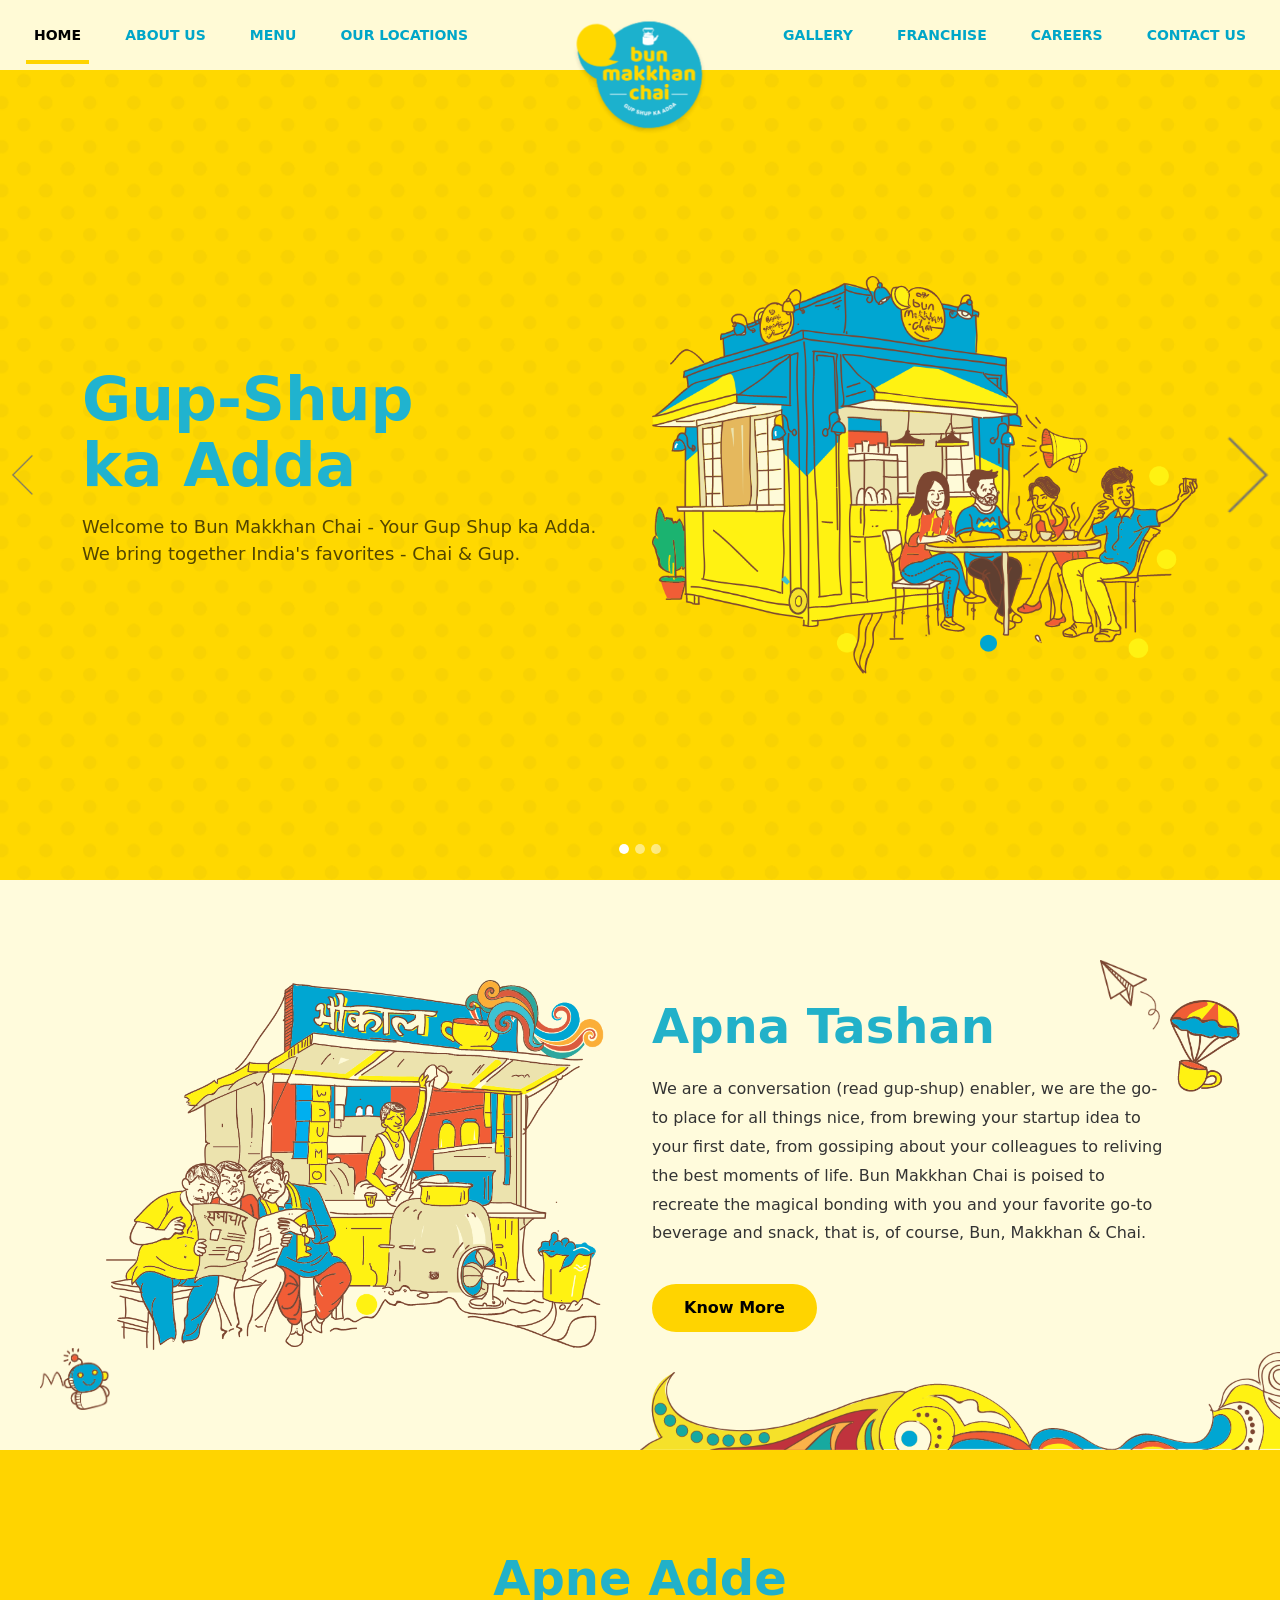
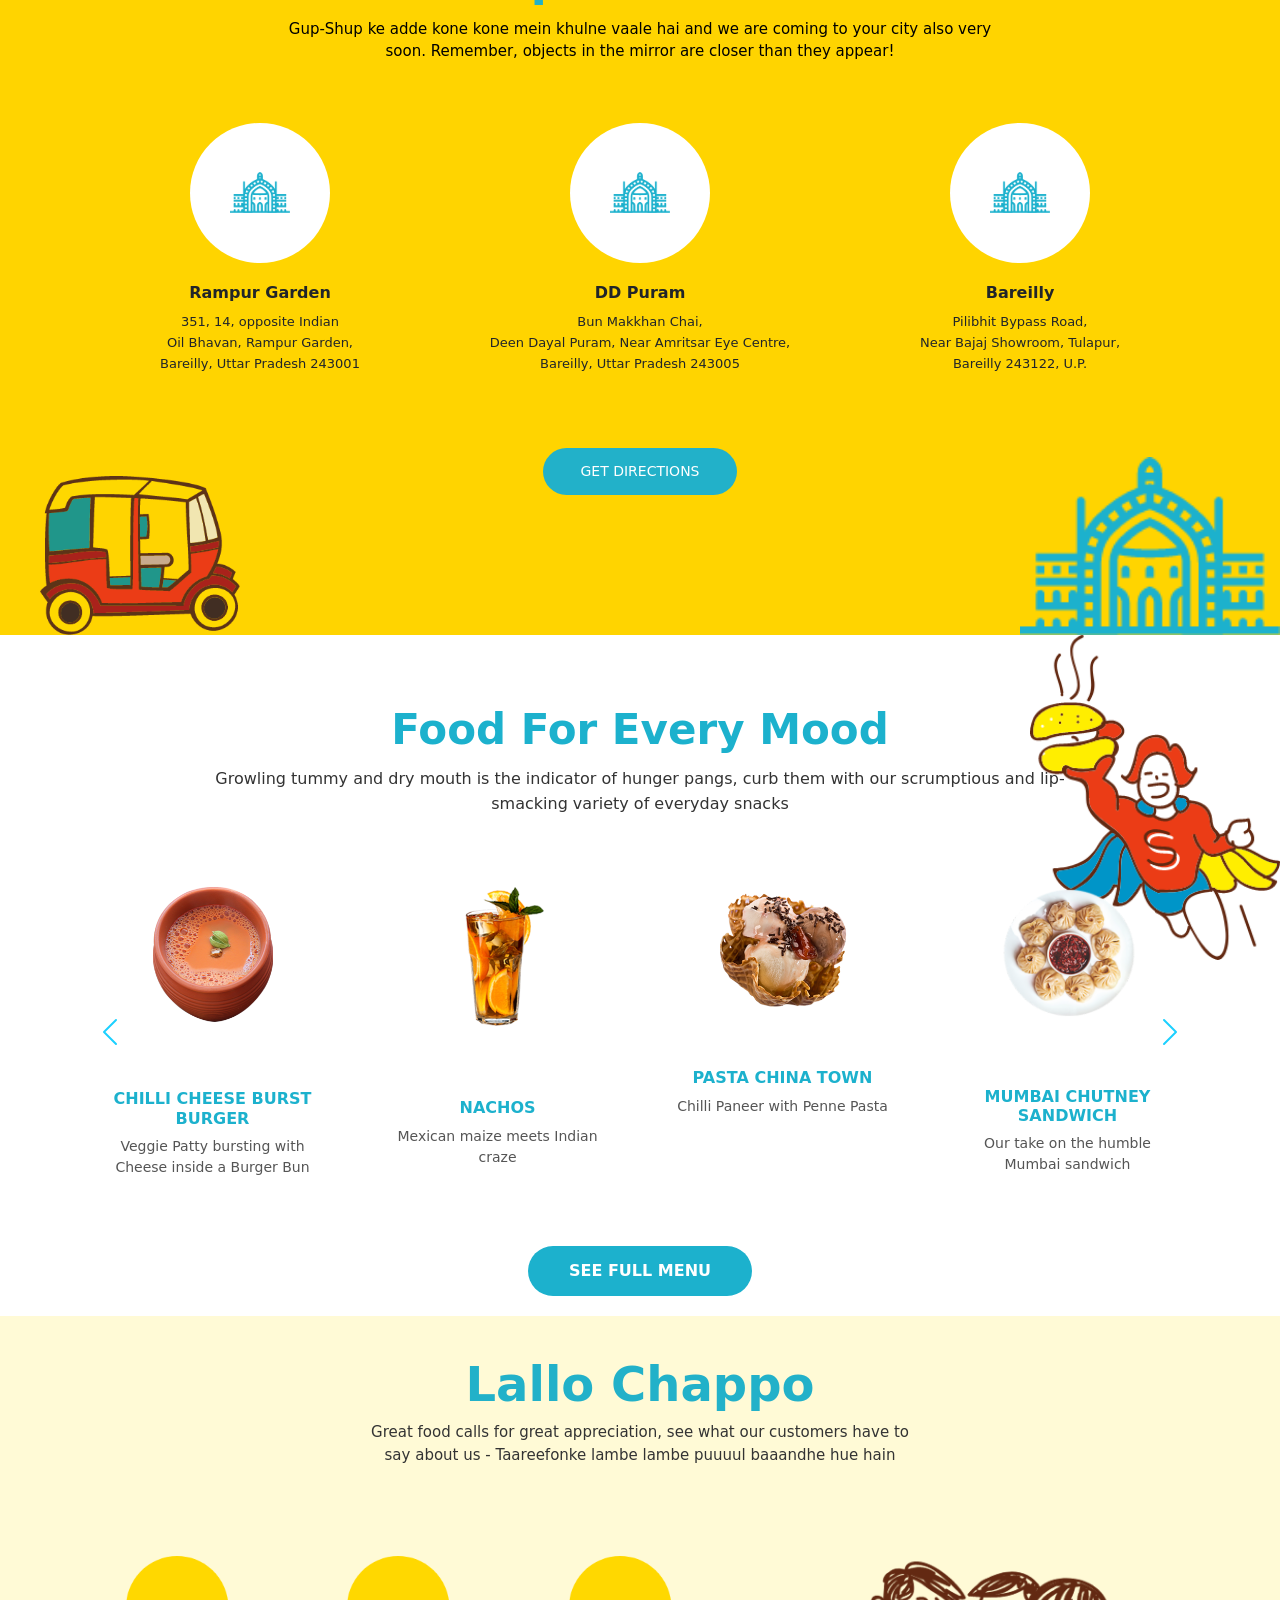
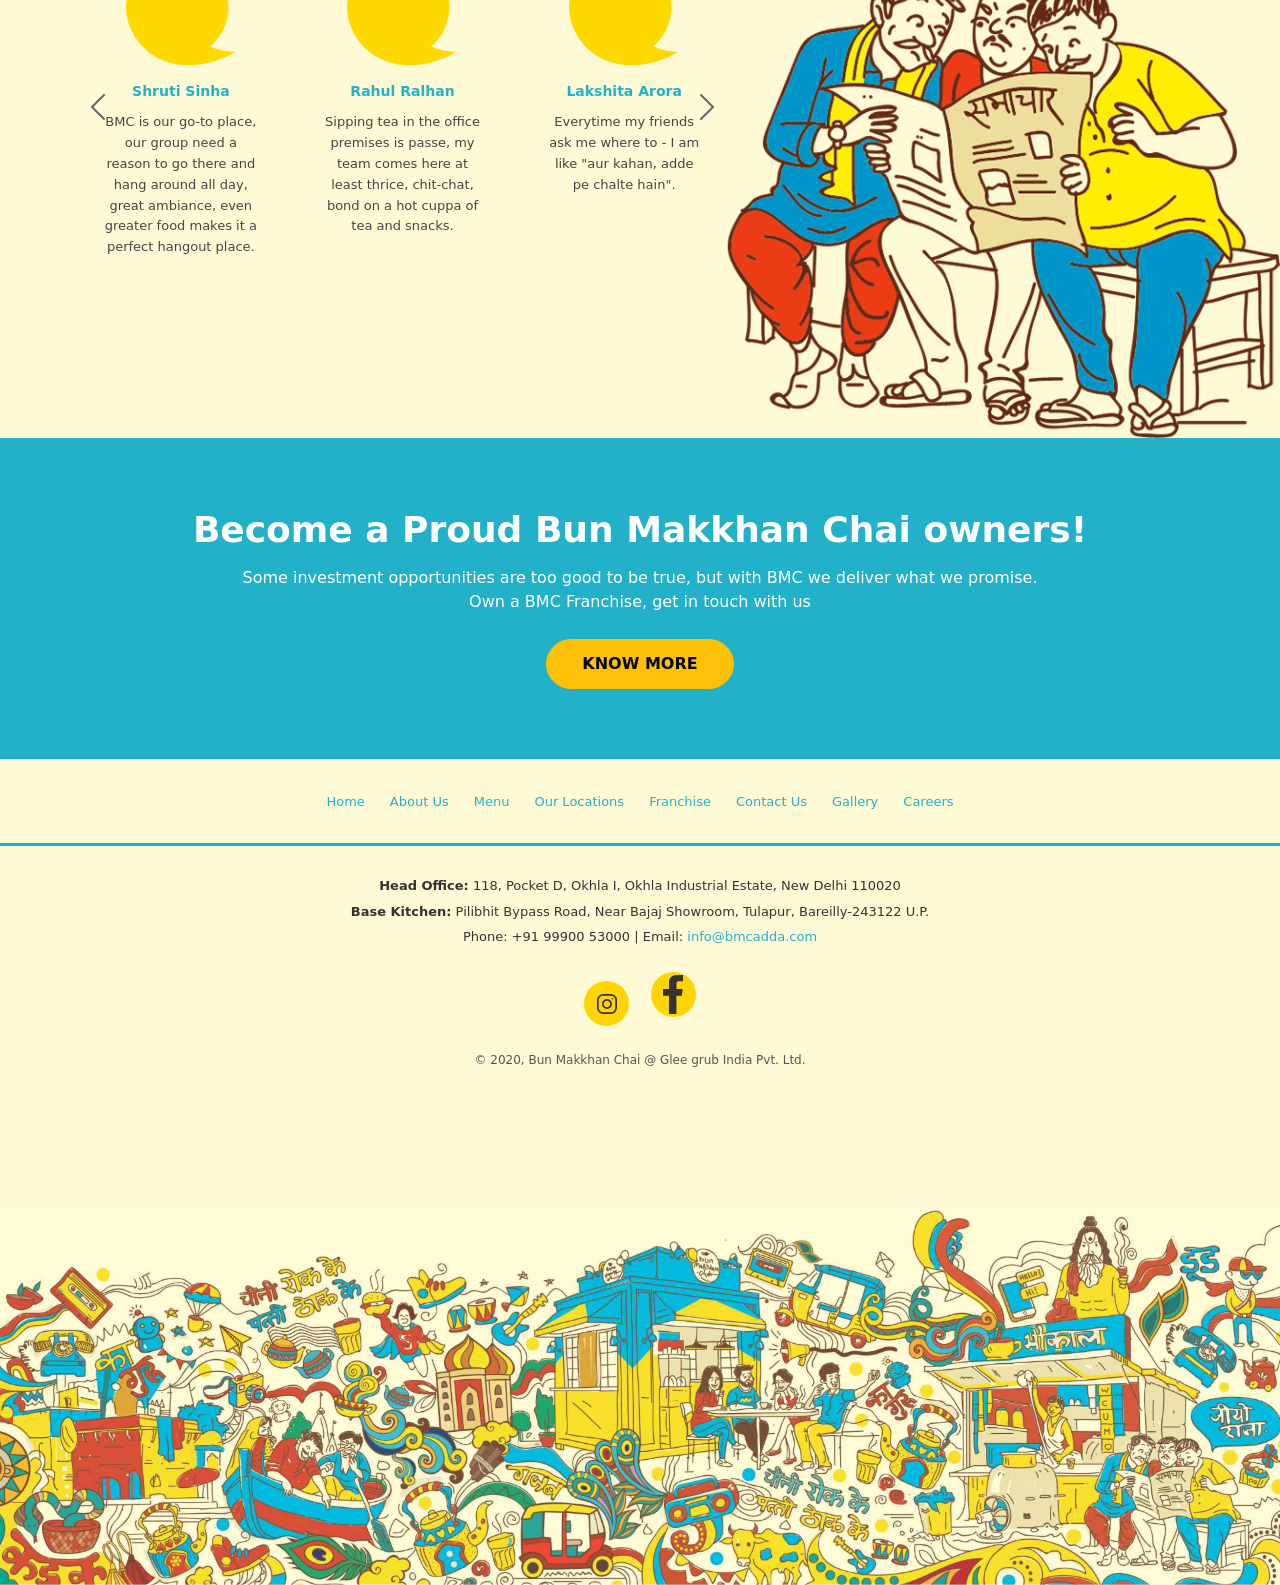
<file: index.html>
<!DOCTYPE html>
<html lang="en">
<head>
  <meta charset="UTF-8">
  <title>Bun Makkhan Chai</title>
  <meta name="viewport" content="width=device-width, initial-scale=1">
  <link rel="shortcut icon" href="./assets/images/favicon/favicon.png" type="image/x-icon">
  <!-- Bootstrap CSS -->
  <link href="https://cdn.jsdelivr.net/npm/bootstrap@5.3.2/dist/css/bootstrap.min.css" rel="stylesheet">
<link rel="stylesheet" href="./assets/css/style.css">
</head>

<body>

<!-- Header Section Home Page Start -->

<header class="header sticky-top">

  <nav class="navbar navbar-expand-lg custom-navbar">
    <div class="container-fluid position-relative">

      <!-- Mobile Toggle -->
      <button class="navbar-toggler d-lg-none" type="button"
        data-bs-toggle="collapse"
        data-bs-target="#bmcNavbar"
        aria-controls="bmcNavbar"
        aria-expanded="false"
        aria-label="Toggle navigation">
        <span class="navbar-toggler-icon"></span>
      </button>

      <!-- Center Logo -->
      <a class="navbar-brand center-logo" href="index.html">
        <img src="./assets/images/logo/logo.png" alt="Bun Makkhan Chai Logo">
      </a>

      <!-- Nav Menu -->
      <div class="collapse navbar-collapse" id="bmcNavbar">

        <!-- Left Menu -->
        <ul class="navbar-nav me-auto align-items-center">
          <li class="nav-item">
            <a class="nav-link active" href="index.html">HOME</a>
          </li>
          <li class="nav-item">
            <a class="nav-link" href="about.html">ABOUT US</a>
          </li>
          <li class="nav-item">
            <a class="nav-link" href="menu.html">MENU</a>
          </li>
          <li class="nav-item">
            <a class="nav-link" href="location.html">OUR LOCATIONS</a>
          </li>
        </ul>

        <!-- Right Menu -->
        <ul class="navbar-nav ms-auto align-items-center">
          <li class="nav-item">
            <a class="nav-link" href="gallery.html">GALLERY</a>
          </li>
          <li class="nav-item">
            <a class="nav-link" href="franchise.html">FRANCHISE</a>
          </li>
          <li class="nav-item">
            <a class="nav-link" href="careers.html">CAREERS</a>
          </li>
          <li class="nav-item">
            <a class="nav-link" href="contact-us.html">CONTACT US</a>
          </li>
        </ul>

      </div>
    </div>
  </nav>
</header>

<!-- Header Section Home Page End -->

<!-- First secton of Home Page Start -->

<div id="heroCarousel" class="carousel slide" data-bs-ride="carousel">

  <!-- Indicators -->
  <div class="carousel-indicators">
    <button type="button" data-bs-target="#heroCarousel" data-bs-slide-to="0" class="active"></button>
    <button type="button" data-bs-target="#heroCarousel" data-bs-slide-to="1"></button>
    <button type="button" data-bs-target="#heroCarousel" data-bs-slide-to="2"></button>
  </div>

  <div class="carousel-inner">

    <!-- Slide 1 -->
    <div class="carousel-item active">
      <div class="hero-slide slide-yellow">
        <div class="container">
          <div class="row align-items-center">

            <div class="col-lg-6 hero-content">
              <h1>Gup-Shup<br>ka Adda</h1>
              <p style="color: rgba(0, 0, 0, 0.678);">
                Welcome to Bun Makkhan Chai - Your Gup Shup ka Adda.
                We bring together India's favorites - Chai & Gup.
              </p>
            </div>

            <div class="col-lg-6 hero-image text-center">
              <img src="./assets/images/home/slide1.png" class="img-fluid" alt="">
            </div>

          </div>
        </div>
      </div>
    </div>

    <!-- Slide 2 -->
    <div class="carousel-item">
      <div class="hero-slide slide-blue">
        <div class="container">
          <div class="row align-items-center">

            <div class="col-lg-6 hero-content">
              <h1 style="color: #ffd400;" >Food for<br>Every Mood</h1>
              <p style="color: rgba(0, 0, 0, 0.678)">
                The legendary Indian Street Food, served with love and cooked hygienically.
              </p>
            </div>

            <div class="col-lg-6 hero-image text-center">
              <img src="./assets/images/home/slide2.png" class="img-fluid" alt="">
            </div>

          </div>
        </div>
      </div>
    </div>

    <!-- Slide 3 -->
    <div class="carousel-item">
      <div class="hero-slide slide-yellow">
        <div class="container">
          <div class="row align-items-center">

            <div class="col-lg-6 hero-content">
              <h1>Low on Price<br>High on Vibes!</h1>
              <p style="color: rgba(0, 0, 0, 0.678);">
                Our menu starts at Rs. 25 and apart from Garma Garam Chai,
                you also get a super hangout spot.
              </p>
            </div>

            <div class="col-lg-6 hero-image text-center">
              <img src="./assets/images/home/slide3.png" class="img-fluid" alt="">
            </div>

          </div>
        </div>
      </div>
    </div>

  </div>

  <!-- Prev -->
  <button class="carousel-control-prev" type="button"
          data-bs-target="#heroCarousel" data-bs-slide="prev">
    <img src="./assets/images/home/arrow_prev_gray.png" class="arrow-gray" alt="">
    <img src="./assets/images/home/arrow_prev.png" class="arrow-color" alt="">
  </button>

  <!-- Next -->
  <button class="carousel-control-next" type="button"
          data-bs-target="#heroCarousel" data-bs-slide="next">
    <img src="./assets/images/home/arrow_next_gray.png" class="arrow-gray" alt="">
    <img src="./assets/images/home/arrow_next.png" class="arrow-color" alt="">
  </button>

</div>
<!-- End First Home Page slide section  -->

<!-- Second section of Home Page Start -->

<section class="apna-tashan-section">

  <div class="container">
    <div class="row align-items-center">

      <!-- Left Image -->
      <div class="col-lg-6 tashan-illustration mb-4 mb-lg-0">
        <img src="./assets/images/home/Apna_Bhokaal.png" alt="Apna Bhokaal">
      </div>

      <!-- Right Content -->
      <div class="col-lg-6 tashan-content">
        <h2>Apna Tashan</h2>
        <p>
          We are a conversation (read gup-shup) enabler, we are the go-to place
          for all things nice, from brewing your startup idea to your first date,
          from gossiping about your colleagues to reliving the best moments of life.
          Bun Makkhan Chai is poised to recreate the magical bonding with you and
          your favorite go-to beverage and snack, that is, of course,
          Bun, Makkhan & Chai.
        </p>

        <button class="btn btn-know-more">Know More</button>
      </div>

    </div>
  </div>

  <!-- Floating Icons -->
  <img src="./assets/images/home/robo.png" class="floating-icon icon-robo" alt="">
  <img src="./assets/images/home/plan.png" class="floating-icon icon-plan" alt="">
  <img src="./assets/images/home/cup.png" class="floating-icon icon-cup" alt="">
  <img src="./assets/images/home/fish.png" class="bottom-fish" alt="Bottom Decoration">


</section>

<!-- Second section of Home Page End -->

<!-- Third section of Home Page Start -->

<section class="apne-adde-section">

  <div class="container">

    <h2>Apne Adde</h2>
    <p class="subtitle">
      Gup-Shup ke adde kone kone mein khulne vaale hai and we are coming to your
      city also very soon. Remember, objects in the mirror are closer than they appear!
    </p>

    <!-- Locations -->
    <div class="row justify-content-center">

      <div class="col-md-4 mb-4">
        <div class="location-card">
          <div class="location-icon">
            <img src="./assets/images/home/city.png" alt="">
          </div>
          <h5>Rampur Garden</h5>
          <p>
            351, 14, opposite Indian<br>
            Oil Bhavan, Rampur Garden,<br>
            Bareilly, Uttar Pradesh 243001
          </p>
        </div>
      </div>

      <div class="col-md-4 mb-4">
        <div class="location-card">
          <div class="location-icon">
            <img src="./assets/images/home/city.png" alt="">
          </div>
          <h5>DD Puram</h5>
          <p>
            Bun Makkhan Chai,<br>
            Deen Dayal Puram, Near Amritsar Eye Centre,<br>
            Bareilly, Uttar Pradesh 243005
          </p>
        </div>
      </div>

      <div class="col-md-4 mb-4">
        <div class="location-card">
          <div class="location-icon">
            <img src="./assets/images/home/city.png" alt="">
          </div>
          <h5>Bareilly</h5>
          <p>
            Pilibhit Bypass Road,<br>
            Near Bajaj Showroom, Tulapur,<br>
            Bareilly 243122, U.P.
          </p>
        </div>
      </div>

    </div>

    <!-- Button -->
    <button class="btn btn-directions">GET DIRECTIONS</button>

  </div>

  <!-- Images -->
  <img src="./assets/images/home/ricksaw.png" class="adde-ricksaw" alt="">
  <img src="./assets/images/home/city.png" class="adde-city" alt="">

</section>
<!-- Third section of Home Page End -->

<!-- Forth section of Home Page Start-->

<section class="pet_puja_block text-center">
  <div class="container">

    <h2 class="pet_puja_title">Food For Every Mood</h2>
    <p class="pet_puja_subtitle">
      Growling tummy and dry mouth is the indicator of hunger pangs,
      curb them with our scrumptious and lip-smacking variety of everyday snacks
    </p>

    <!-- Carousel -->
    <div id="petPujaCarousel" class="carousel slide" data-bs-ride="carousel">
      <div class="carousel-inner">

        <!-- Slide 1 -->
        <div class="carousel-item active">
          <div class="row justify-content-center">

            <div class="col-md-3">
              <div class="pet_menu_card">
                <img src="./assets/images/menu/1.png" alt="">
                <h5>CHILLI CHEESE BURST BURGER</h5>
                <p>Veggie Patty bursting with Cheese inside a Burger Bun</p>
              </div>
            </div>

            <div class="col-md-3">
              <div class="pet_menu_card">
                <img src="./assets/images/menu/2.png" alt="">
                <h5>NACHOS</h5>
                <p>Mexican maize meets Indian craze</p>
              </div>
            </div>

            <div class="col-md-3">
              <div class="pet_menu_card">
                <img src="./assets/images/menu/3.png" alt="">
                <h5>PASTA CHINA TOWN</h5>
                <p>Chilli Paneer with Penne Pasta</p>
              </div>
            </div>

            <div class="col-md-3">
              <div class="pet_menu_card">
                <img src="./assets/images/menu/4.png" alt="">
                <h5>MUMBAI CHUTNEY SANDWICH</h5>
                <p>Our take on the humble Mumbai sandwich</p>
              </div>
            </div>

          </div>
        </div>

        <!-- Slide 2 -->
        <div class="carousel-item">
          <div class="row justify-content-center">

            <div class="col-md-3">
              <div class="pet_menu_card">
                <img src="./assets/images/menu/3.png" alt="">
                <h5>PASTA CHINA TOWN</h5>
                <p>Chilli Paneer with Penne Pasta</p>
              </div>
            </div>

            <div class="col-md-3">
              <div class="pet_menu_card">
                <img src="./assets/images/menu/4.png" alt="">
                <h5>MUMBAI CHUTNEY SANDWICH</h5>
                <p>Our take on the humble Mumbai sandwich</p>
              </div>
            </div>

            <div class="col-md-3">
              <div class="pet_menu_card">
                <img src="./assets/images/menu/1.png" alt="">
                <h5>CHILLI CHEESE BURST BURGER</h5>
                <p>Veggie Patty bursting with Cheese</p>
              </div>
            </div>

            <div class="col-md-3">
              <div class="pet_menu_card">
                <img src="./assets/images/menu/2.png" alt="">
                <h5>NACHOS</h5>
                <p>Mexican maize meets Indian craze</p>
              </div>
            </div>

          </div>
        </div>

      </div>

      <!-- Controls -->
      <button class="carousel-control-prev" type="button" data-bs-target="#petPujaCarousel" data-bs-slide="prev">
        <span class="carousel-control-prev-icon"></span>
      </button>

      <button class="carousel-control-next" type="button" data-bs-target="#petPujaCarousel" data-bs-slide="next">
        <span class="carousel-control-next-icon"></span>
      </button>

    </div>

    <!-- Button -->
    <a href="menu.html" class="btn pet_menu_btn mt-5">SEE FULL MENU</a>

  </div>
</section>

<!-- Forth section of Home Page End-->

<!-- Fifth section of Home Page Start-->

<section class="Lallo__block">
  <div class="container">

    <div class="text_wrapper">
      <h1>Lallo Chappo</h1>
      <p>
        Great food calls for great appreciation, see what our customers have to <br>
        say about us - Taareefonke lambe lambe puuuul baaandhe hue hain
      </p>
    </div>

    <div class="row">

      <!-- Left Side Slider -->
      <div class="col-lg-7">

        <div id="lalloCarousel" class="carousel slide" data-bs-ride="carousel">

          <div class="carousel-inner">

            <!-- Slide 1 -->
            <div class="carousel-item active">
              <div class="row">

                <div class="col-md-4">
                  <div class="Adde_Services">
                    <div class="icon"><img src="./assets/images/home/chat.png" alt=""></div>
                    <div class="en_head">Shruti Sinha</div>
                    <div class="en_head_2">
                      BMC is our go-to place, our group need a reason to go there and hang around all day,
                      great ambiance, even greater food makes it a perfect hangout place.
                    </div>
                  </div>
                </div>

                <div class="col-md-4">
                  <div class="Adde_Services">
                    <div class="icon"><img src="./assets/images/home/chat.png" alt=""></div>
                    <div class="en_head">Rahul Ralhan</div>
                    <div class="en_head_2">
                      Sipping tea in the office premises is passe, my team comes here at least thrice,
                      chit-chat, bond on a hot cuppa of tea and snacks.
                    </div>
                  </div>
                </div>

                <div class="col-md-4">
                  <div class="Adde_Services">
                    <div class="icon"><img src="./assets/images/home/chat.png" alt=""></div>
                    <div class="en_head">Lakshita Arora</div>
                    <div class="en_head_2">
                      Everytime my friends ask me where to - I am like "aur kahan, adde pe chalte hain".
                    </div>
                  </div>
                </div>

              </div>
            </div>

            <!-- Slide 2 -->
            <div class="carousel-item">
              <div class="row">

                <div class="col-md-4">
                  <div class="Adde_Services">
                    <div class="icon"><img src="./assets/images/home/chat.png" alt=""></div>
                    <div class="en_head">Neha Verma</div>
                    <div class="en_head_2">
                      Food, vibe and memories - everything feels perfect here.
                    </div>
                  </div>
                </div>

                <div class="col-md-4">
                  <div class="Adde_Services">
                    <div class="icon"><img src="./assets/images/home/chat.png" alt=""></div>
                    <div class="en_head">Anuj Mehra</div>
                    <div class="en_head_2">
                      The perfect adda for chai and conversations.
                    </div>
                  </div>
                </div>

                <div class="col-md-4">
                  <div class="Adde_Services">
                    <div class="icon"><img src="./assets/images/home/chat.png" alt=""></div>
                    <div class="en_head">Rohit Sharma</div>
                    <div class="en_head_2">
                      My daily stop after work hours.
                    </div>
                  </div>
                </div>

              </div>
            </div>

          </div>

          <!-- Controls -->
          <button class="carousel-control-prev" type="button"
            data-bs-target="#lalloCarousel" data-bs-slide="prev">
            <span class="carousel-control-prev-icon"></span>
          </button>

          <button class="carousel-control-next" type="button"
            data-bs-target="#lalloCarousel" data-bs-slide="next">
            <span class="carousel-control-next-icon"></span>
          </button>

        </div>

      </div>

      <div class="col-lg-5 d-none d-lg-block"></div>

    </div>

  </div>
</section>

<!-- Fifth section of Home Page End-->

<!-- Sixth section of Home Page Start-->

<section class="bmc-cta">
  <div class="container text-center">
    <h2>Become a Proud Bun Makkhan Chai owners!</h2>
    <p>
      Some investment opportunities are too good to be true, but with BMC we
      deliver what we promise. Own a BMC Franchise, get in touch with us
    </p>
    <a href="#" class="btn btn-warning cta-btn">KNOW MORE</a>
  </div>
</section>

<!-- Sixth section of Home Page End-->

<!-- Footer section of Home Page Start-->

<footer class="bmc-footer">

  <!-- Footer Menu -->
  <div class="footer-menu-wrap">
    <ul class="footer-nav">
      <li><a href="index.html">Home</a></li>
      <li><a href="about.html">About Us</a></li>
      <li><a href="menu.html">Menu</a></li>
      <li><a href="location.html">Our Locations</a></li>
      <li><a href="franchise.html">Franchise</a></li>
      <li><a href="contact-us.html">Contact Us</a></li>
      <li><a href="gallery.html">Gallery</a></li>
      <li><a href="careers.html">Careers</a></li>
    </ul>
  </div>

  <div class="container text-center">

    <div class="footer-info">
      <p>
        <strong>Head Office:</strong> 118, Pocket D, Okhla I, Okhla Industrial Estate, New Delhi 110020
      </p>
      <p>
        <strong>Base Kitchen:</strong> Pilibhit Bypass Road, Near Bajaj Showroom, Tulapur, Bareilly-243122 U.P.
      </p>
      <p>
        Phone: +91 99900 53000 |
        Email: <a href="mailto:info@bmcadda.com">info@bmcadda.com</a>
      </p>
    </div>

    <div class="footer-social">
      <a href="#"><img src="./assets/images/home/instagram.svg" alt=""></a>
      <a href="#"><img src="./assets/images/home/facebook.svg" alt=""></a>
    </div>

    <p class="footer-copy">
      © 2020, Bun Makkhan Chai @ Glee grub India Pvt. Ltd.
    </p>

  </div>
</footer>

<!-- Footer section of Home Page End -->

<!-- Script for menu item of Home Page -->

<script>
  const track = document.getElementById("menuTrack");
  const items = document.querySelectorAll(".menu-track .item");
  const itemWidth = 300;
  let index = 0;

  // Clone Item Form Looping
  items.forEach(item => {
    const clone = item.cloneNode(true);
    track.appendChild(clone);
  });

  function slideMenu(direction) {
    index += direction;

    track.style.transition = "transform 0.4s ease";
    track.style.transform = `translateX(${-index * itemWidth}px)`;

    // Reset when reach End
    if (index >= items.length) {
      setTimeout(() => {
        track.style.transition = "none";
        index = 0;
        track.style.transform = `translateX(0px)`;
      }, 400);
    }

    // Reset when go back from First
    if (index < 0) {
      setTimeout(() => {
        track.style.transition = "none";
        index = items.length - 1;
        track.style.transform = `translateX(${-index * itemWidth}px)`;
      }, 400);
    }

    setActiveItem();
  }

  function setActiveItem() {
    document.querySelectorAll(".item").forEach(i => i.classList.remove("active"));
    const activeIndex = index % items.length;
    document.querySelectorAll(".item")[activeIndex].classList.add("active");
  }
</script>
<script>
  document.querySelectorAll('.pet_menu_card').forEach(card => {
    card.addEventListener('click', () => {
      document.querySelectorAll('.pet_menu_card')
        .forEach(c => c.classList.remove('active'));
      card.classList.add('active');
    });
  });
</script>

<!-- Page Loader -->
<div class="se-pre-con">
  <img src="./assets/loader/loader.gif" alt="brewing">
</div>

<!-- Script for Page Loader -->
<script>
  document.addEventListener("DOMContentLoaded", function () {

    const loader = document.querySelector(".se-pre-con");

    window.addEventListener("load", function () {
      setTimeout(() => {
        loader.classList.add("hide");
      }, 1500); // 1.5 second
    });

    document.querySelectorAll(".navbar a[href]").forEach(link => {
      link.addEventListener("click", function () {
        const href = this.getAttribute("href");
        if (href && href !== "#" && !href.startsWith("javascript")) {
          loader.classList.remove("hide");
        }
      });
    });

  });
</script>

<!-- Bootstrap CSS -->
<script src="https://cdn.jsdelivr.net/npm/bootstrap@5.3.2/dist/js/bootstrap.bundle.min.js"></script>

</body>
</html>
</file>
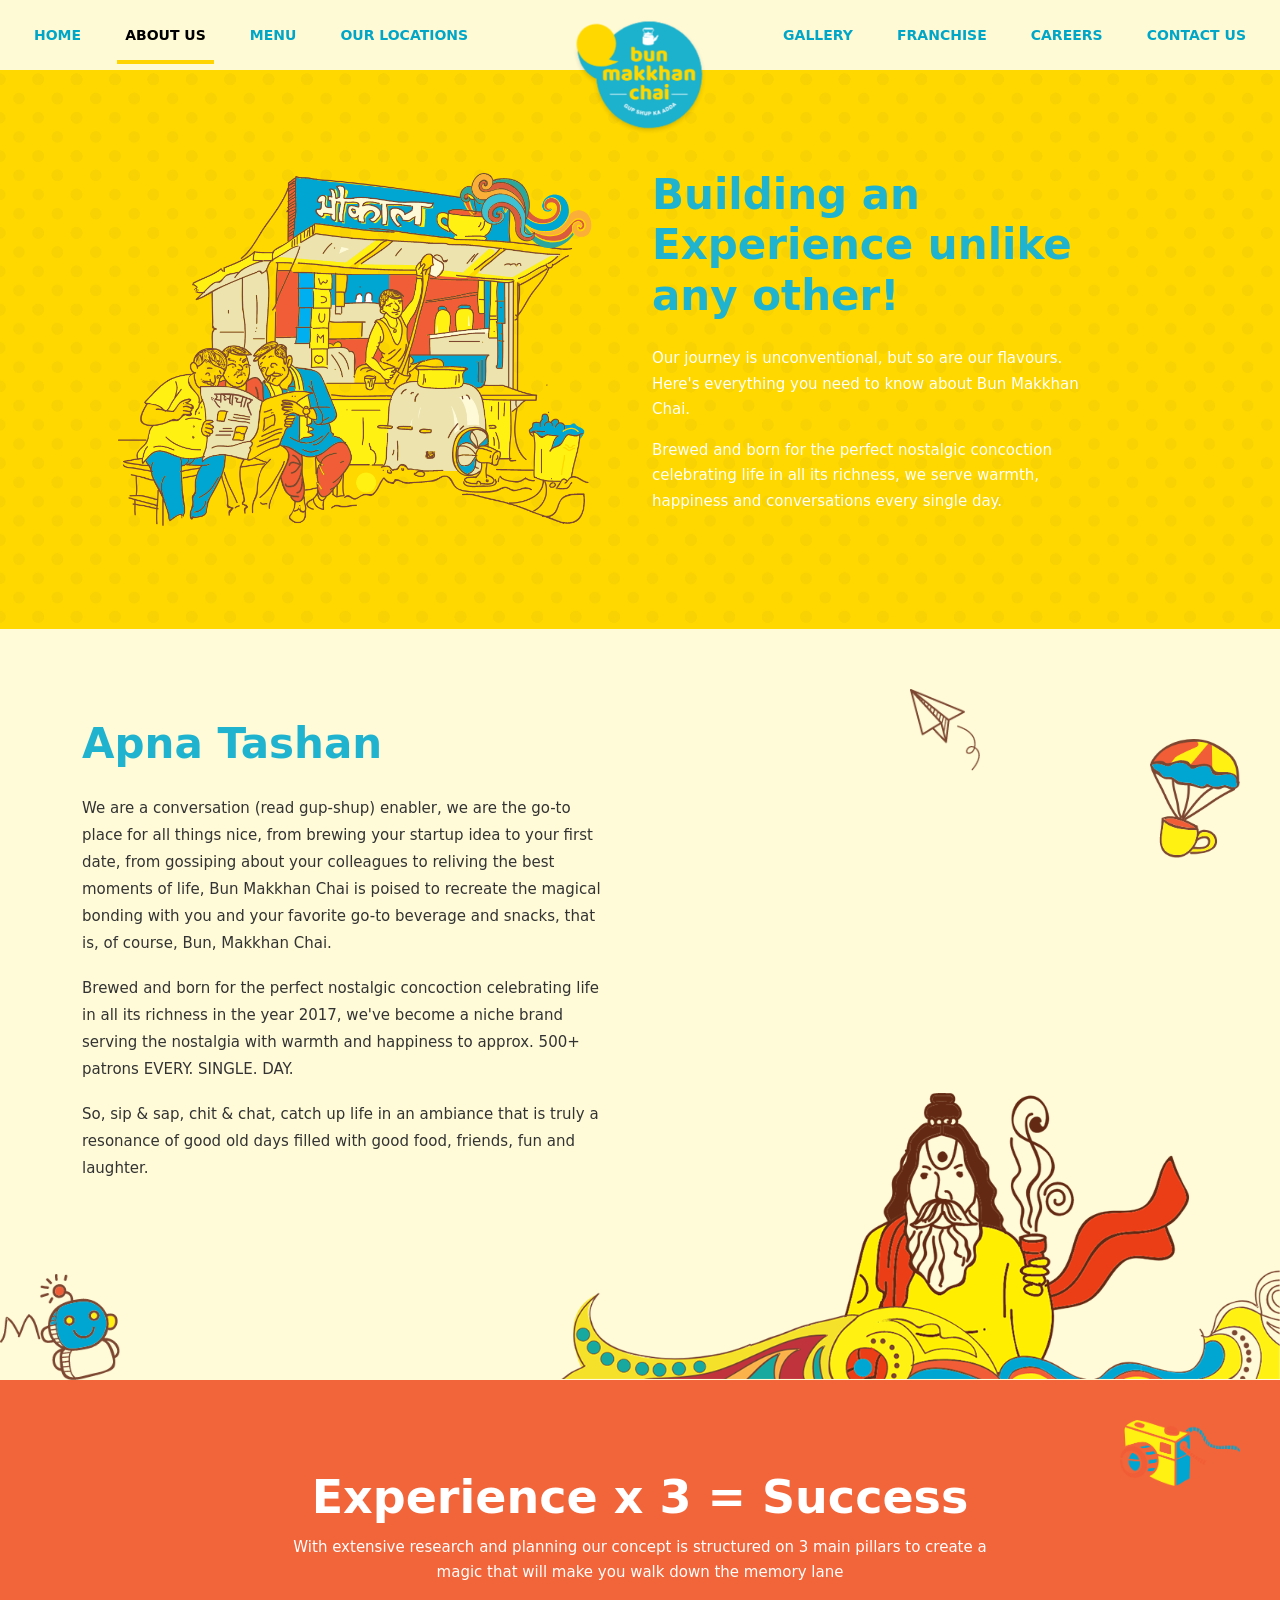
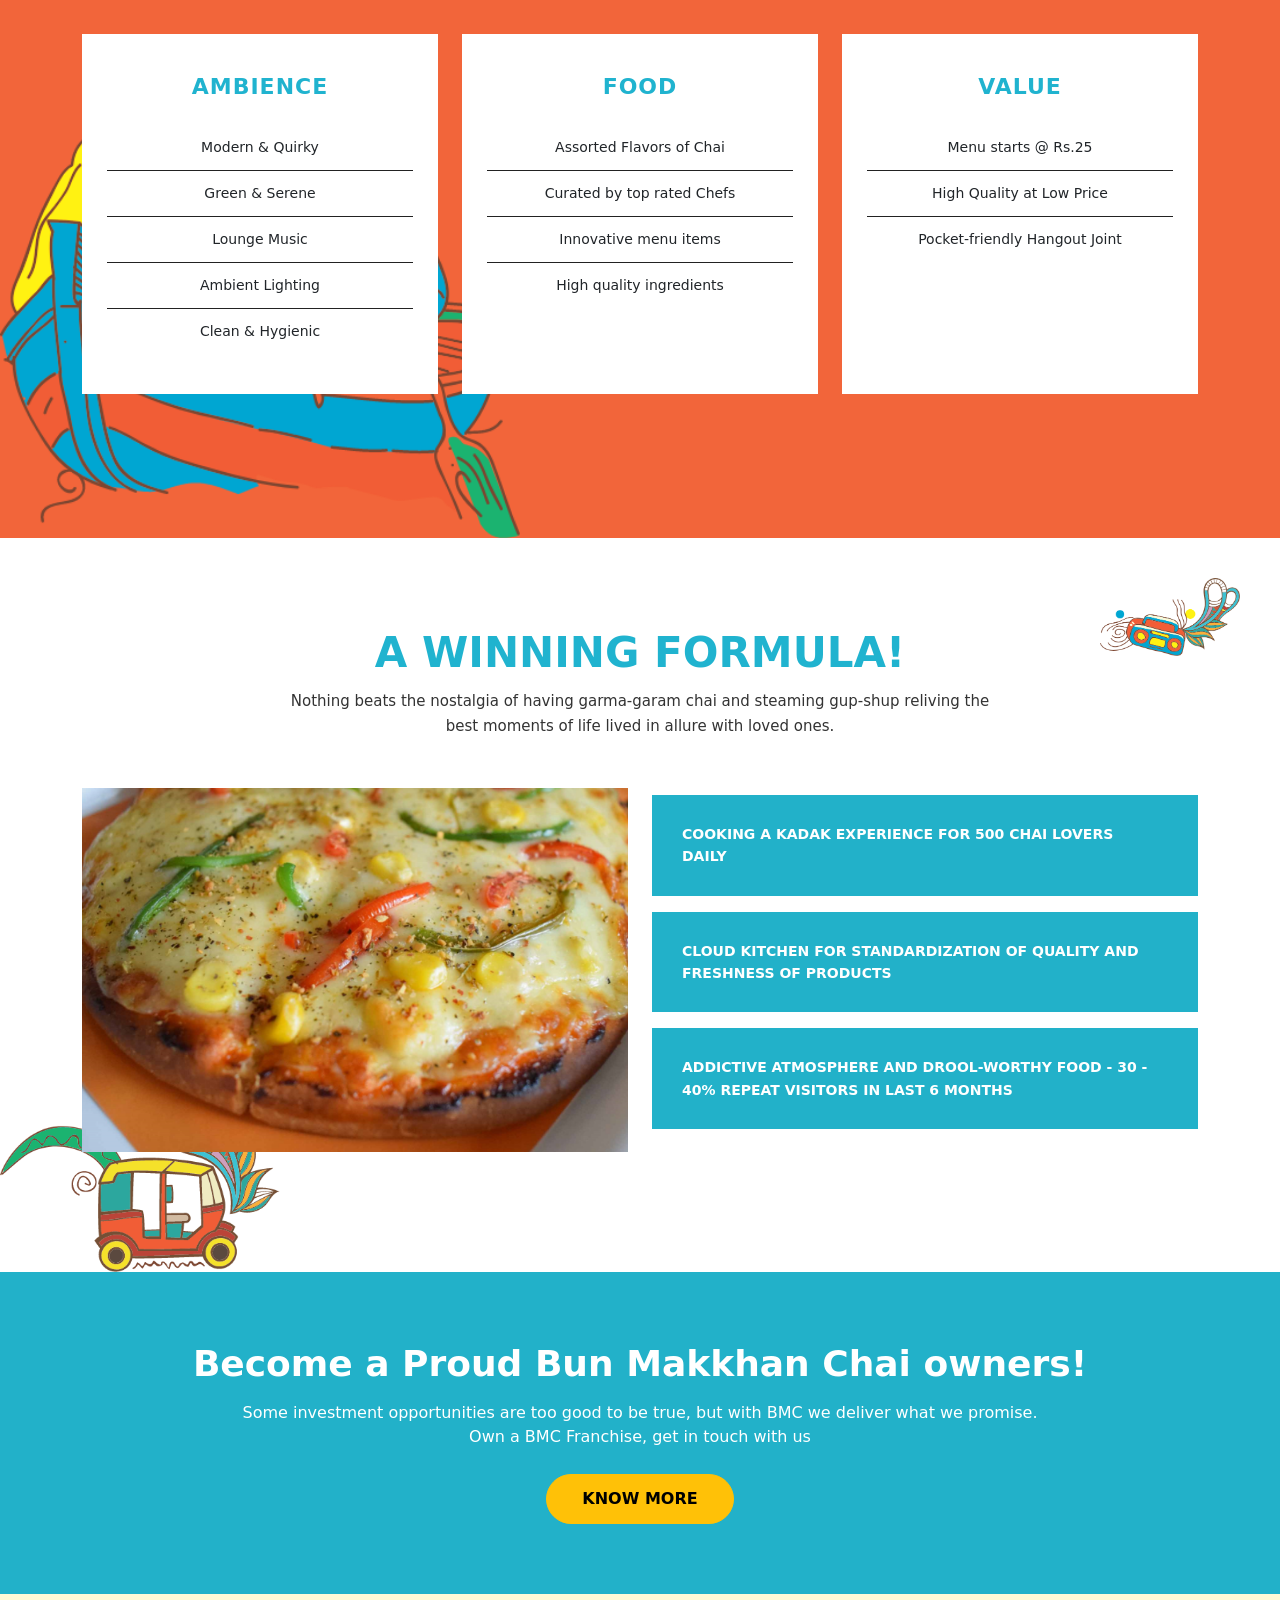
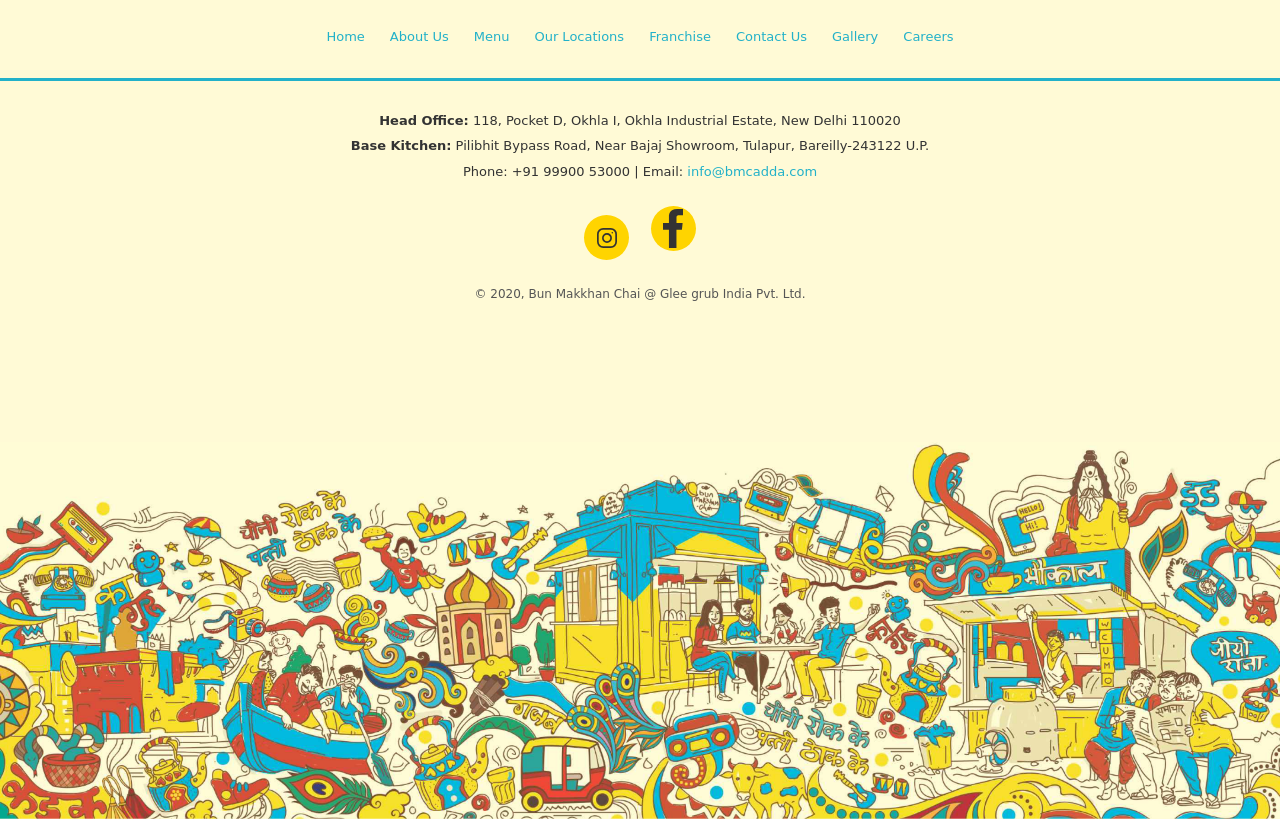
<file: about.html>
<!DOCTYPE html>
<html lang="en">
<head>
  <meta charset="UTF-8">
  <title>Bun Makkhan Chai</title>
  <meta name="viewport" content="width=device-width, initial-scale=1">
  <link rel="shortcut icon" href="./assets/images/favicon/favicon.png" type="image/x-icon">
  <!-- Bootstrap CSS -->
  <link href="https://cdn.jsdelivr.net/npm/bootstrap@5.3.2/dist/css/bootstrap.min.css" rel="stylesheet">
<link rel="stylesheet" href="./assets/css/style.css">
</head>

<body>

<!-- Header Section of About-Us page Start -->

<header class="header sticky-top">
  <nav class="navbar navbar-expand-lg custom-navbar">
    <div class="container-fluid position-relative">

      <!-- Mobile Toggle -->
      <button class="navbar-toggler d-lg-none" type="button"
        data-bs-toggle="collapse"
        data-bs-target="#bmcNavbar"
        aria-controls="bmcNavbar"
        aria-expanded="false"
        aria-label="Toggle navigation">
        <span class="navbar-toggler-icon"></span>
      </button>

      <!-- Center Logo -->
      <a class="navbar-brand center-logo" href="index.html">
        <img src="./assets/images/logo/logo.png" alt="Bun Makkhan Chai Logo">
      </a>

      <!-- Nav Menu -->
      <div class="collapse navbar-collapse" id="bmcNavbar">

        <!-- Left Menu -->
        <ul class="navbar-nav me-auto align-items-center">
          <li class="nav-item">
            <a class="nav-link " href="index.html">HOME</a>
          </li>
          <li class="nav-item">
            <a class="nav-link active" href="about.html">ABOUT US</a>
          </li>
          <li class="nav-item">
            <a class="nav-link" href="menu.html">MENU</a>
          </li>
          <li class="nav-item">
            <a class="nav-link" href="location.html">OUR LOCATIONS</a>
          </li>
        </ul>

        <!-- Right Menu -->
        <ul class="navbar-nav ms-auto align-items-center">
          <li class="nav-item">
            <a class="nav-link" href="gallery.html">GALLERY</a>
          </li>
          <li class="nav-item">
            <a class="nav-link" href="franchise.html">FRANCHISE</a>
          </li>
          <li class="nav-item">
            <a class="nav-link" href="careers.html">CAREERS</a>
          </li>
          <li class="nav-item">
            <a class="nav-link" href="contact-us.html">CONTACT US</a>
          </li>
        </ul>

      </div>
    </div>
  </nav>
</header>

<!-- Header Section of About-Us page End -->

<!-- First Section of About-Us page Start -->
 
<section class="bhokaal-section">
  <div class="container">
    <div class="row align-items-center">

      <!-- Left Image -->
      <div class="col-lg-6 text-center mb-4 mb-lg-0">
        <img src="./assets/images/home/Apna_Bhokaal.png"
             class="img-fluid bhokaal-img"
             alt="Bun Makkhan Chai Experience">
      </div>

      <!-- Right Content -->
      <div class="col-lg-6">
        <h2 class="bhokaal-title">
          Building an <br> Experience unlike <br> any other!
        </h2>

        <p class="bhokaal-text">
          Our journey is unconventional, but so are our flavours.
          Here's everything you need to know about Bun Makkhan Chai.
        </p>

        <p class="bhokaal-text">
          Brewed and born for the perfect nostalgic concoction celebrating life
          in all its richness, we serve warmth, happiness and conversations
          every single day.
        </p>
      </div>

    </div>
  </div>
</section>

<!-- First Section of About-Us page End -->

<!-- Second Section of About-Us page Start -->

<section class="apna-tashan">
  <div class="container">
    <div class="row align-items-start">

      <!-- Left Content -->
      <div class="col-lg-6">
        <h2 class="tashan-title">Apna Tashan</h2>

        <p>
          We are a conversation (read gup-shup) enabler, we are the go-to place for all things
          nice, from brewing your startup idea to your first date, from gossiping about your
          colleagues to reliving the best moments of life, Bun Makkhan Chai is poised to recreate
          the magical bonding with you and your favorite go-to beverage and snacks, that is, of
          course, Bun, Makkhan Chai.
        </p>

        <p>
          Brewed and born for the perfect nostalgic concoction celebrating life in all its
          richness in the year 2017, we've become a niche brand serving the nostalgia with warmth
          and happiness to approx. 500+ patrons EVERY. SINGLE. DAY.
        </p>

        <p>
          So, sip & sap, chit & chat, catch up life in an ambiance that is truly a resonance of
          good old days filled with good food, friends, fun and laughter.
        </p>
      </div>

      <!-- Right Side -->
      <div class="col-lg-6"></div>

    </div>
  </div>
</section>

<!-- Second Section of About-Us page End -->

<!-- Third Section of About-Us page Start -->

<section class="experience-section">
  <div class="container text-center">

    <h2 class="exp-title">Experience x 3 = Success</h2>
    <p class="exp-subtitle">
      With extensive research and planning our concept is structured on 3 main pillars
      to create a magic that will make you walk down the memory lane
    </p>

    <div class="row justify-content-center mt-5">

      <!-- Ambience -->
      <div class="col-lg-4 col-md-6 mb-4">
        <div class="exp-card">
          <h4>AMBIENCE</h4>
          <ul>
            <li>Modern & Quirky</li>
            <li>Green & Serene</li>
            <li>Lounge Music</li>
            <li>Ambient Lighting</li>
            <li>Clean & Hygienic</li>
          </ul>
        </div>
      </div>

      <!-- Food -->
      <div class="col-lg-4 col-md-6 mb-4">
        <div class="exp-card">
          <h4>FOOD</h4>
          <ul>
            <li>Assorted Flavors of Chai</li>
            <li>Curated by top rated Chefs</li>
            <li>Innovative menu items</li>
            <li>High quality ingredients</li>
          </ul>
        </div>
      </div>

      <!-- Value -->
      <div class="col-lg-4 col-md-6 mb-4">
        <div class="exp-card">
          <h4>VALUE</h4>
          <ul>
            <li>Menu starts @ Rs.25</li>
            <li>High Quality at Low Price</li>
            <li>Pocket-friendly Hangout Joint</li>
          </ul>
        </div>
      </div>

    </div>

  </div>
</section>

<!-- Third Section of About-Us page End -->

<!-- Forth Section of About-Us page Start -->

<section class="winning-section">
  <div class="container">

    <!-- Heading -->
    <div class="text-center winning-header">
      <h2>A WINNING FORMULA!</h2>
      <p>
        Nothing beats the nostalgia of having garma-garam chai and steaming gup-shup
        reliving the best moments of life lived in allure with loved ones.
      </p>
    </div>

    <!-- Content -->
    <div class="row align-items-center mt-5">

      <!-- Left Image -->
      <div class="col-lg-6 mb-4 mb-lg-0 text-center">
        <img
          src="./assets/images/about/winning.png"
          alt="Winning Formula"
          class="img-fluid winning-img"
        >
      </div>

      <!-- Right Content -->
    <div class="col-lg-6">

  <div class="winning-box interactive blue">
    COOKING A KADAK EXPERIENCE FOR 500 CHAI LOVERS<br>
    DAILY
  </div>

  <div class="winning-box interactive blue">
    CLOUD KITCHEN FOR STANDARDIZATION OF QUALITY AND<br>
    FRESHNESS OF PRODUCTS
  </div>

  <div class="winning-box interactive blue">
    ADDICTIVE ATMOSPHERE AND DROOL-WORTHY FOOD - 30 - 40%
    REPEAT VISITORS IN LAST 6 MONTHS
  </div>

</div>


  </div>
</section>

<!-- Forth Section of About-Us page End -->

<!-- Fifth Section of About-Us page Start -->

<section class="bmc-cta">
  <div class="container text-center">
    <h2>Become a Proud Bun Makkhan Chai owners!</h2>
    <p>
      Some investment opportunities are too good to be true, but with BMC we
      deliver what we promise. Own a BMC Franchise, get in touch with us
    </p>
    <a href="#" class="btn btn-warning cta-btn">KNOW MORE</a>
  </div>
</section>

<!-- Fifth Section of About-Us page End -->

<!-- Footer Section of About-Us page Start -->

<footer class="bmc-footer">

  <!-- Footer Menu -->
  <div class="footer-menu-wrap">
    <ul class="footer-nav">
      <li><a href="index.html">Home</a></li>
      <li><a href="about.html">About Us</a></li>
      <li><a href="menu.html">Menu</a></li>
      <li><a href="location.html">Our Locations</a></li>
      <li><a href="franchise.html">Franchise</a></li>
      <li><a href="contact-us.html">Contact Us</a></li>
      <li><a href="gallery.html">Gallery</a></li>
      <li><a href="careers.html">Careers</a></li>
    </ul>
  </div>

  <div class="container text-center">

    <div class="footer-info">
      <p>
        <strong>Head Office:</strong> 118, Pocket D, Okhla I, Okhla Industrial Estate, New Delhi 110020
      </p>
      <p>
        <strong>Base Kitchen:</strong> Pilibhit Bypass Road, Near Bajaj Showroom, Tulapur, Bareilly-243122 U.P.
      </p>
      <p>
        Phone: +91 99900 53000 |
        Email: <a href="mailto:info@bmcadda.com">info@bmcadda.com</a>
      </p>
    </div>

    <div class="footer-social">
      <a href="#"><img src="./assets/images/home/instagram.svg" alt=""></a>
      <a href="#"><img src="./assets/images/home/facebook.svg" alt=""></a>
    </div>

    <p class="footer-copy">
      © 2020, Bun Makkhan Chai @ Glee grub India Pvt. Ltd.
    </p>

  </div>
</footer>

<!-- Footer Section of About-Us page End -->

<!-- Page Loader -->
<div class="se-pre-con">
  <img src="./assets/loader/loader.gif" alt="brewing">
</div>

<!-- Script for Page Loader in Careers Page  -->

<script>
  document.addEventListener("DOMContentLoaded", function () {

    const loader = document.querySelector(".se-pre-con");

    window.addEventListener("load", function () {
      setTimeout(() => {
        loader.classList.add("hide");
      }, 1500); // 1 second
    });

    document.querySelectorAll(".navbar a[href]").forEach(link => {
      link.addEventListener("click", function () {
        const href = this.getAttribute("href");
        if (href && href !== "#" && !href.startsWith("javascript")) {
          loader.classList.remove("hide");
        }
      });
    });

  });
</script>

<!-- Bootstrap CSS -->
<script src="https://cdn.jsdelivr.net/npm/bootstrap@5.3.2/dist/js/bootstrap.bundle.min.js"></script>

</body>
</html>
</file>
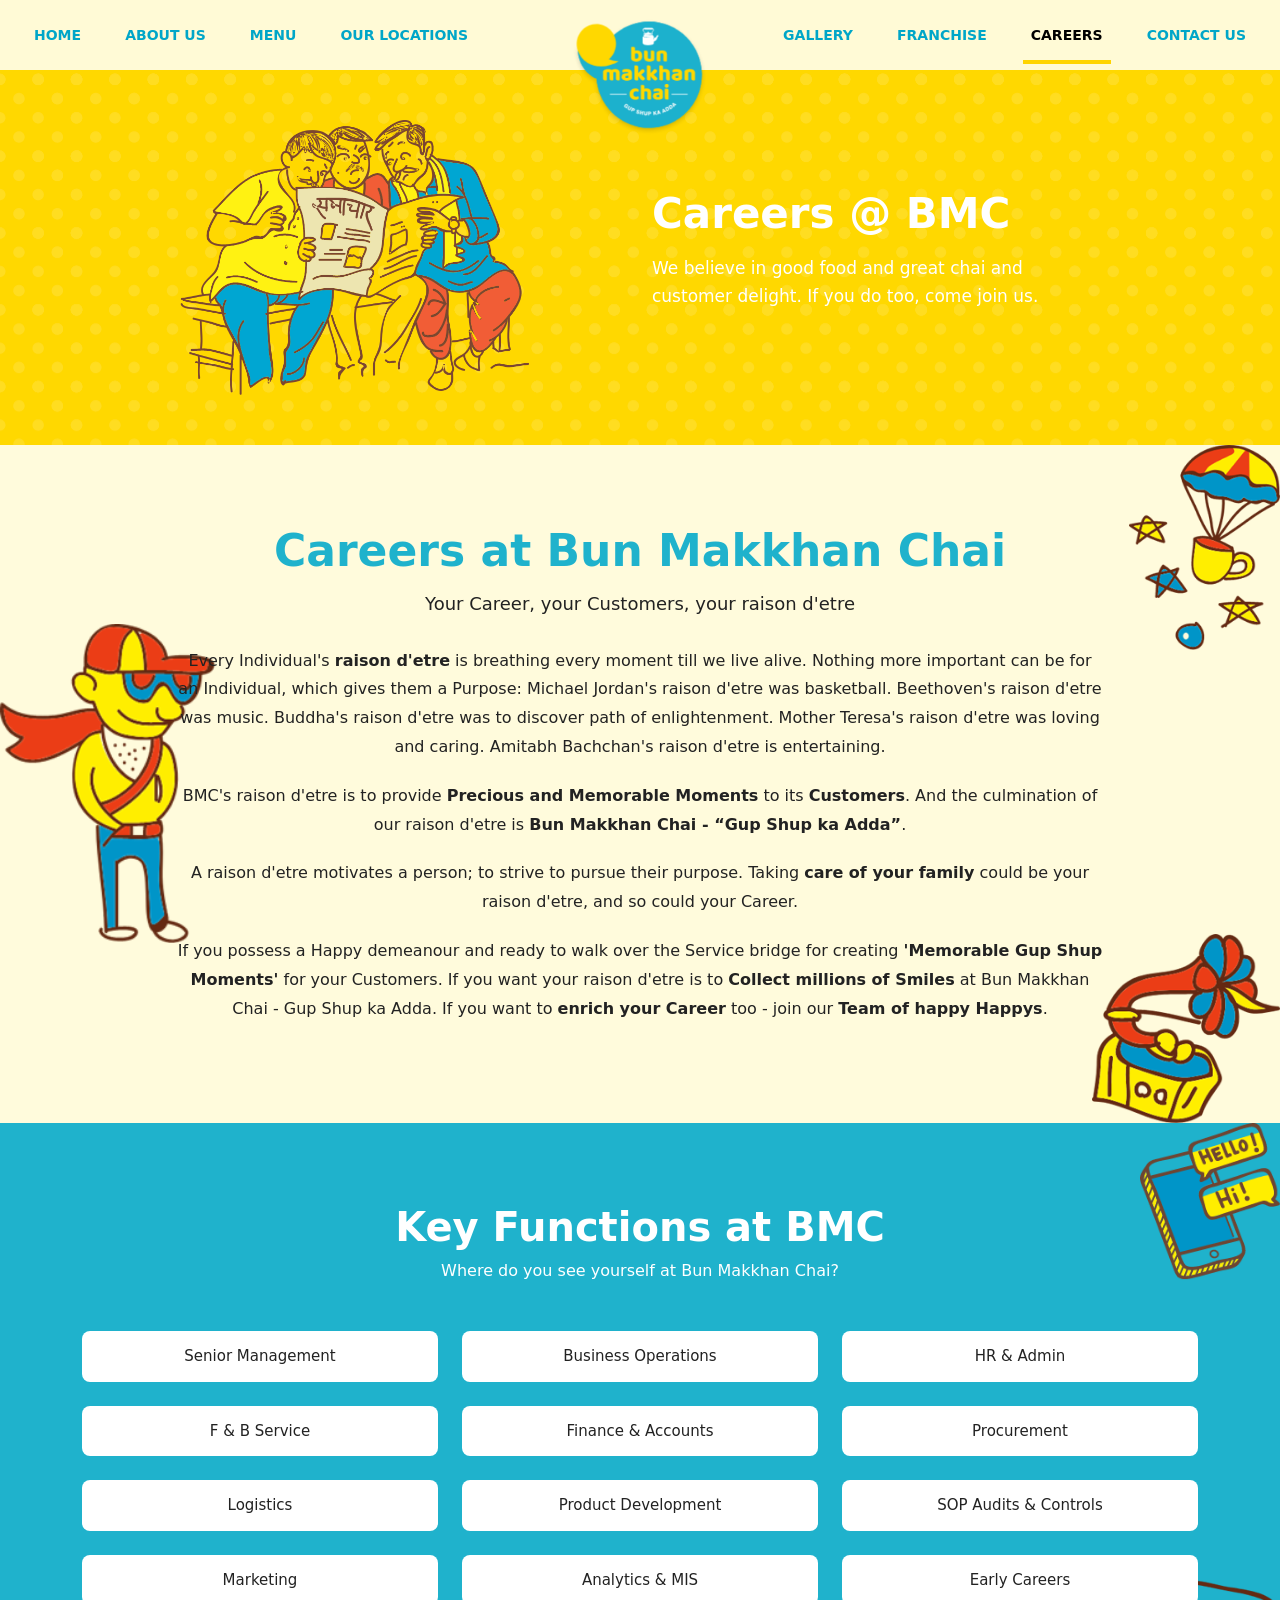
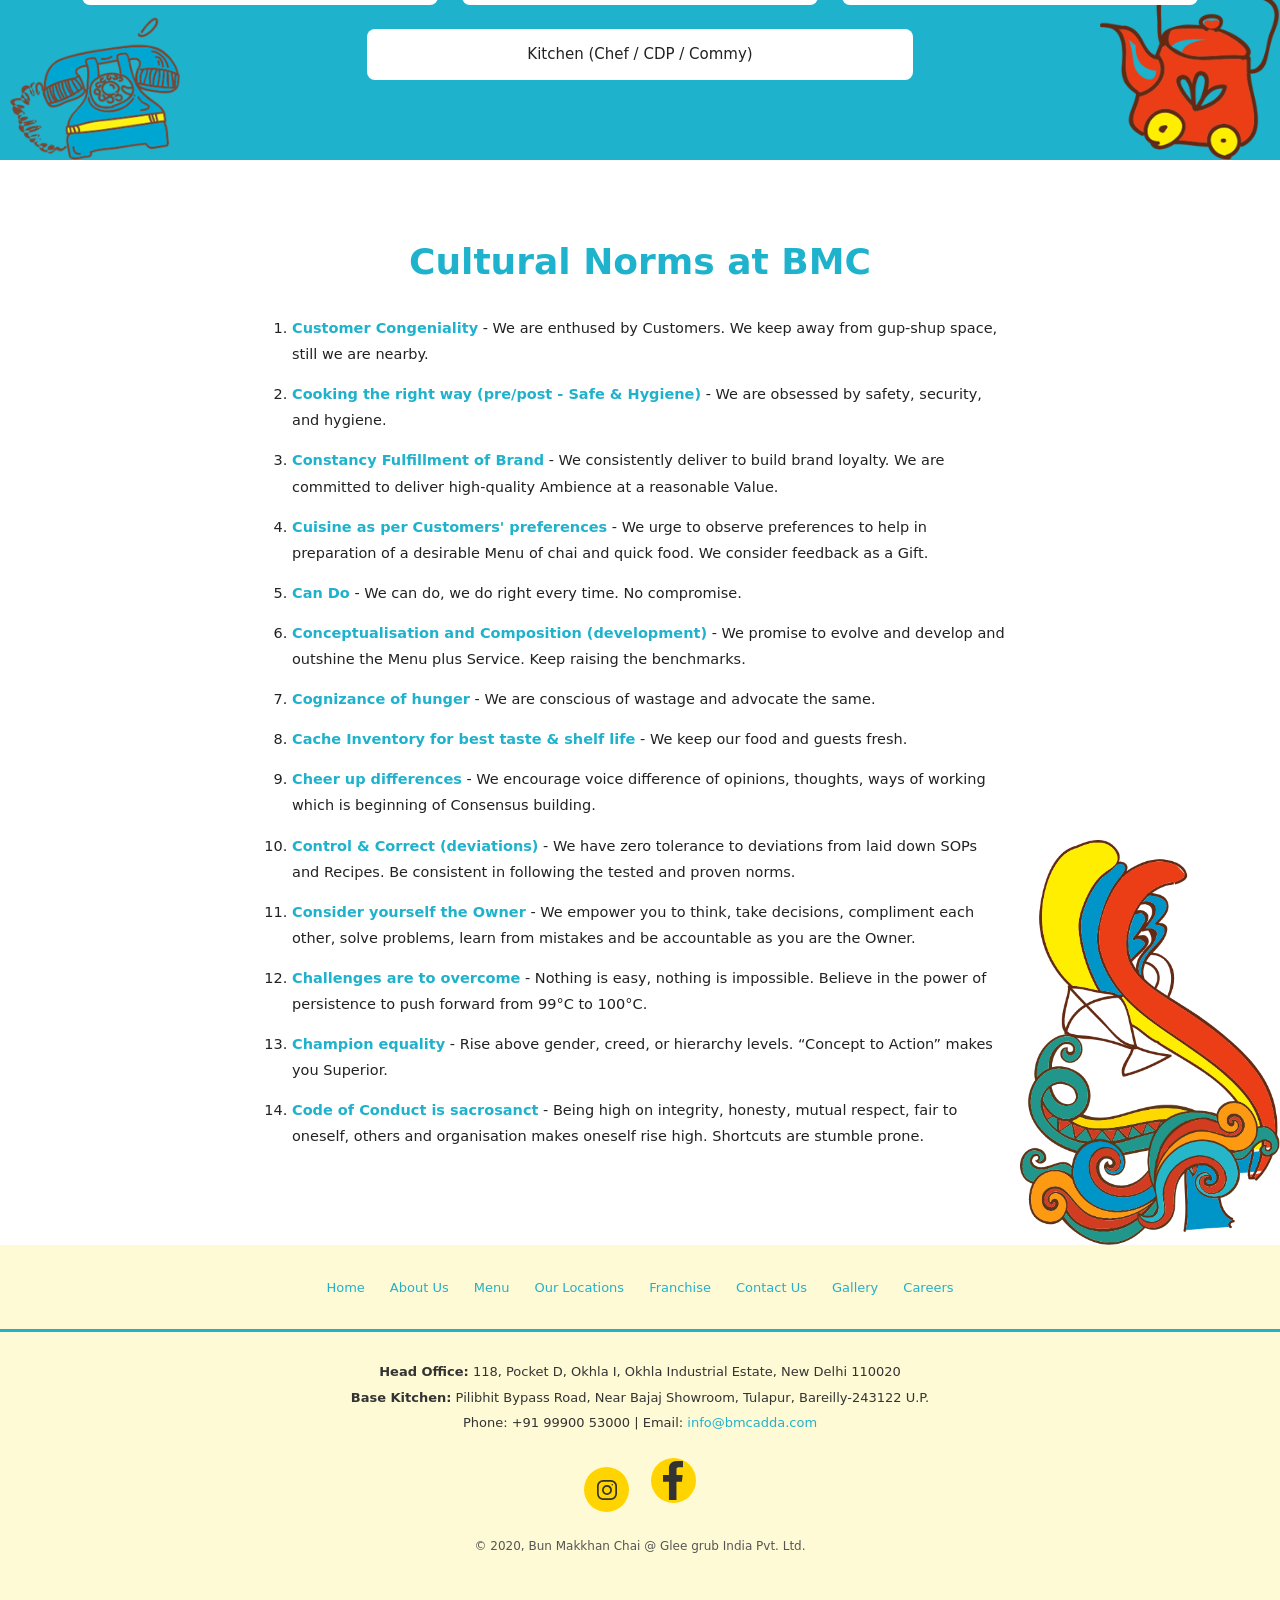
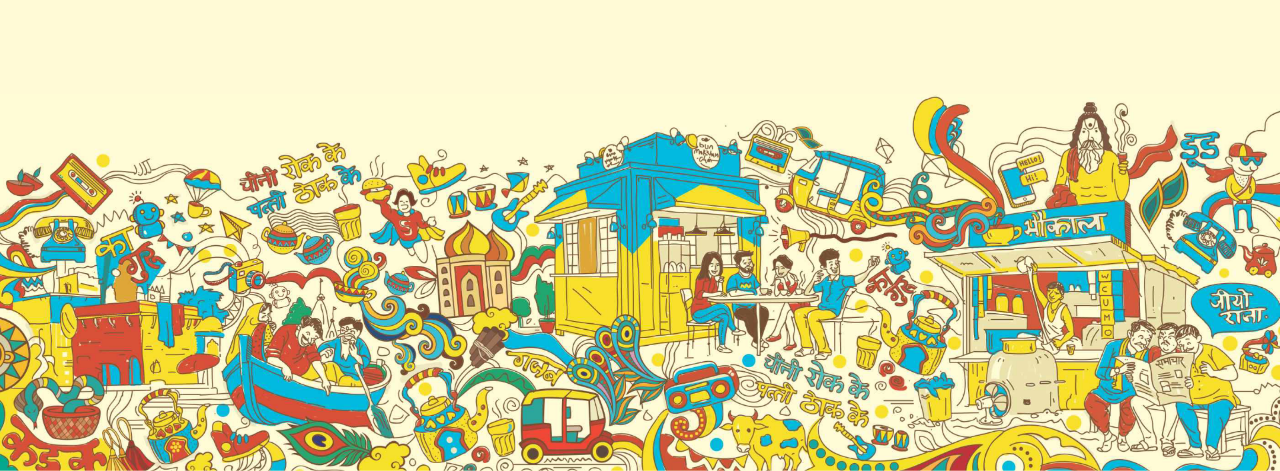
<file: careers.html>
<!DOCTYPE html>
<html lang="en">
<head>
  <meta charset="UTF-8">
  <title>Bun Makkhan Chai</title>
  <meta name="viewport" content="width=device-width, initial-scale=1">
  <link rel="shortcut icon" href="./assets/images/favicon/favicon.png" type="image/x-icon">
  <!-- Bootstrap CSS -->
  <link href="https://cdn.jsdelivr.net/npm/bootstrap@5.3.2/dist/css/bootstrap.min.css" rel="stylesheet">
<link rel="stylesheet" href="./assets/css/style.css">
</head>

<body>

<!-- Header Section of Careers page Start -->

<header class="header sticky-top">
  <nav class="navbar navbar-expand-lg custom-navbar">
    <div class="container-fluid position-relative">

      <!-- Mobile Toggle -->
      <button class="navbar-toggler d-lg-none" type="button"
        data-bs-toggle="collapse"
        data-bs-target="#bmcNavbar"
        aria-controls="bmcNavbar"
        aria-expanded="false"
        aria-label="Toggle navigation">
        <span class="navbar-toggler-icon"></span>
      </button>

      <!-- Center Logo -->
      <a class="navbar-brand center-logo" href="index.html">
        <img src="./assets/images/logo/logo.png" alt="Bun Makkhan Chai Logo">
      </a>

      <!-- Nav Menu -->
      <div class="collapse navbar-collapse" id="bmcNavbar">

        <!-- Left Menu -->
        <ul class="navbar-nav me-auto align-items-center">
          <li class="nav-item">
            <a class="nav-link" href="index.html">HOME</a>
          </li>
          <li class="nav-item">
            <a class="nav-link" href="about.html">ABOUT US</a>
          </li>
          <li class="nav-item">
            <a class="nav-link" href="menu.html">MENU</a>
          </li>
          <li class="nav-item">
            <a class="nav-link" href="location.html">OUR LOCATIONS</a>
          </li>
        </ul>

        <!-- Right Menu -->
        <ul class="navbar-nav ms-auto align-items-center">
          <li class="nav-item">
            <a class="nav-link" href="gallery.html">GALLERY</a>
          </li>
          <li class="nav-item">
            <a class="nav-link" href="franchise.html">FRANCHISE</a>
          </li>
          <li class="nav-item">
            <a class="nav-link active" href="careers.html">CAREERS</a>
          </li>
          <li class="nav-item">
            <a class="nav-link" href="contact-us.html">CONTACT US</a>
          </li>
        </ul>

      </div>
    </div>
  </nav>
</header>

<!-- Header Section of Careers page End -->
 
<!-- First Section of Careers page Start -->

<section class="bmc-career-bs-section">
  <div class="container">
    <div class="row align-items-center">

      <!-- Image -->
      <div class="col-lg-6 text-center mb-4 mb-lg-0">
        <img
          src="./assets/images/career/Career11.png"
          class="img-fluid bmc-career-bs-image"
          alt="Careers at BMC"
        >
      </div>

      <!-- Content -->
      <div class="col-lg-6">
        <div class="bmc-career-bs-content">
          <h2 class="mb-3">Careers @ BMC</h2>
          <p>
            We believe in good food and great chai and customer delight.
            If you do too, come join us.
          </p>
        </div>
      </div>

    </div>
  </div>
</section>

<!-- First Section of Careers page End -->

<!-- Second Section of Careers page Start -->

<section class="bmc-career-story-section">
  <div class="container">
    <div class="row">
      <div class="col-lg-10 mx-auto text-center">

        <h2 class="bmc-career-story-title">
          Careers at Bun Makkhan Chai
        </h2>

        <p class="bmc-career-story-subtitle">
          Your Career, your Customers, your raison d'etre
        </p>

        <p class="bmc-career-story-text">
          Every Individual's <strong>raison d'etre</strong> is breathing every moment till we live alive.
          Nothing more important can be for an Individual, which gives them a Purpose:
          Michael Jordan's raison d'etre was basketball. Beethoven's raison d'etre was music.
          Buddha's raison d'etre was to discover path of enlightenment.
          Mother Teresa's raison d'etre was loving and caring.
          Amitabh Bachchan's raison d'etre is entertaining.
        </p>

        <p class="bmc-career-story-text">
          BMC's raison d'etre is to provide <strong>Precious and Memorable Moments</strong> to its
          <strong>Customers</strong>. And the culmination of our raison d'etre is
          <strong>Bun Makkhan Chai - “Gup Shup ka Adda”</strong>.
        </p>

        <p class="bmc-career-story-text">
          A raison d'etre motivates a person; to strive to pursue their purpose.
          Taking <strong>care of your family</strong> could be your raison d'etre,
          and so could your Career.
        </p>

        <p class="bmc-career-story-text">
          If you possess a Happy demeanour and ready to walk over the Service bridge
          for creating <strong>'Memorable Gup Shup Moments'</strong> for your Customers.
          If you want your raison d'etre is to <strong>Collect millions of Smiles</strong>
          at Bun Makkhan Chai - Gup Shup ka Adda.
          If you want to <strong>enrich your Career</strong> too - join our
          <strong>Team of happy Happys</strong>.
        </p>

      </div>
    </div>
  </div>
</section>

<!-- Second Section of Careers page end -->

<!-- Third Section of Careers page Start -->

<section class="bmc-keyfunc-section">
  <div class="container text-center">

    <h2 class="bmc-keyfunc-title">Key Functions at BMC</h2>
    <p class="bmc-keyfunc-subtitle">
      Where do you see yourself at Bun Makkhan Chai?
    </p>

    <div class="row g-4 justify-content-center mt-4">

      <div class="col-md-4">
        <div class="bmc-keyfunc-box">Senior Management</div>
      </div>
      <div class="col-md-4">
        <div class="bmc-keyfunc-box">Business Operations</div>
      </div>
      <div class="col-md-4">
        <div class="bmc-keyfunc-box">HR & Admin</div>
      </div>

      <div class="col-md-4">
        <div class="bmc-keyfunc-box">F & B Service</div>
      </div>
      <div class="col-md-4">
        <div class="bmc-keyfunc-box">Finance & Accounts</div>
      </div>
      <div class="col-md-4">
        <div class="bmc-keyfunc-box">Procurement</div>
      </div>

      <div class="col-md-4">
        <div class="bmc-keyfunc-box">Logistics</div>
      </div>
      <div class="col-md-4">
        <div class="bmc-keyfunc-box">Product Development</div>
      </div>
      <div class="col-md-4">
        <div class="bmc-keyfunc-box">SOP Audits & Controls</div>
      </div>

      <div class="col-md-4">
        <div class="bmc-keyfunc-box">Marketing</div>
      </div>
      <div class="col-md-4">
        <div class="bmc-keyfunc-box">Analytics & MIS</div>
      </div>
      <div class="col-md-4">
        <div class="bmc-keyfunc-box">Early Careers</div>
      </div>

      <div class="col-md-6">
        <div class="bmc-keyfunc-box">
          Kitchen (Chef / CDP / Commy)
        </div>
      </div>

    </div>
  </div>
</section>

<!-- Third Section of Careers page End -->

<!-- Forth Section of Careers page Start -->

<section class="bmc-culture-section">
  <div class="container">
    <div class="row justify-content-center">

      <div class="col-lg-8 text-center">
        <h2 class="bmc-culture-title">Cultural Norms at BMC</h2>
      </div>

      <div class="col-lg-8 mt-4">
        <ol class="bmc-culture-list">
          <li><strong>Customer Congeniality</strong> - We are enthused by Customers. We keep away from gup-shup space, still we are nearby.</li>
          <li><strong>Cooking the right way (pre/post - Safe & Hygiene)</strong> - We are obsessed by safety, security, and hygiene.</li>
          <li><strong>Constancy Fulfillment of Brand</strong> - We consistently deliver to build brand loyalty. We are committed to deliver high-quality Ambience at a reasonable Value.</li>
          <li><strong>Cuisine as per Customers' preferences</strong> - We urge to observe preferences to help in preparation of a desirable Menu of chai and quick food. We consider feedback as a Gift.</li>
          <li><strong>Can Do</strong> - We can do, we do right every time. No compromise.</li>
          <li><strong>Conceptualisation and Composition (development)</strong> - We promise to evolve and develop and outshine the Menu plus Service. Keep raising the benchmarks.</li>
          <li><strong>Cognizance of hunger</strong> - We are conscious of wastage and advocate the same.</li>
          <li><strong>Cache Inventory for best taste & shelf life</strong> - We keep our food and guests fresh.</li>
          <li><strong>Cheer up differences</strong> - We encourage voice difference of opinions, thoughts, ways of working which is beginning of Consensus building.</li>
          <li><strong>Control & Correct (deviations)</strong> - We have zero tolerance to deviations from laid down SOPs and Recipes. Be consistent in following the tested and proven norms.</li>
          <li><strong>Consider yourself the Owner</strong> - We empower you to think, take decisions, compliment each other, solve problems, learn from mistakes and be accountable as you are the Owner.</li>
          <li><strong>Challenges are to overcome</strong> - Nothing is easy, nothing is impossible. Believe in the power of persistence to push forward from 99°C to 100°C.</li>
          <li><strong>Champion equality</strong> - Rise above gender, creed, or hierarchy levels. “Concept to Action” makes you Superior.</li>
          <li><strong>Code of Conduct is sacrosanct</strong> - Being high on integrity, honesty, mutual respect, fair to oneself, others and organisation makes oneself rise high. Shortcuts are stumble prone.</li>
        </ol>
      </div>

    </div>
  </div>
</section>

<!-- Forth Section of Careers page End -->

<!-- Footer Section of Careers page Start -->

<footer class="bmc-footer">

  <!-- Footer Menu -->
  <div class="footer-menu-wrap">
    <ul class="footer-nav">
      <li><a href="index.html">Home</a></li>
      <li><a href="about.html">About Us</a></li>
      <li><a href="menu.html">Menu</a></li>
      <li><a href="location.html">Our Locations</a></li>
      <li><a href="franchise.html">Franchise</a></li>
      <li><a href="contact-us.html">Contact Us</a></li>
      <li><a href="gallery.html">Gallery</a></li>
      <li><a href="careers.html">Careers</a></li>
    </ul>
  </div>

  <div class="container text-center">

    <div class="footer-info">
      <p>
        <strong>Head Office:</strong> 118, Pocket D, Okhla I, Okhla Industrial Estate, New Delhi 110020
      </p>
      <p>
        <strong>Base Kitchen:</strong> Pilibhit Bypass Road, Near Bajaj Showroom, Tulapur, Bareilly-243122 U.P.
      </p>
      <p>
        Phone: +91 99900 53000 |
        Email: <a href="mailto:info@bmcadda.com">info@bmcadda.com</a>
      </p>
    </div>

    <div class="footer-social">
      <a href="#"><img src="./assets/images/home/instagram.svg" alt=""></a>
      <a href="#"><img src="./assets/images/home/facebook.svg" alt=""></a>
    </div>

    <p class="footer-copy">
      © 2020, Bun Makkhan Chai @ Glee grub India Pvt. Ltd.
    </p>

  </div>
</footer>

<!-- Footer Section of Careers page End -->

<!-- Page Loader -->
<div class="se-pre-con">
  <img src="./assets/loader/loader.gif" alt="brewing">
</div>

<!-- Script for Page Loader in Careers Page  -->

<script>
  document.addEventListener("DOMContentLoaded", function () {

    const loader = document.querySelector(".se-pre-con");

    window.addEventListener("load", function () {
      setTimeout(() => {
        loader.classList.add("hide");
      }, 1500); // 1 second
    });

    document.querySelectorAll(".navbar a[href]").forEach(link => {
      link.addEventListener("click", function () {
        const href = this.getAttribute("href");
        if (href && href !== "#" && !href.startsWith("javascript")) {
          loader.classList.remove("hide");
        }
      });
    });

  });
</script>

<!-- Bootstrap CSS -->
<script src="https://cdn.jsdelivr.net/npm/bootstrap@5.3.2/dist/js/bootstrap.bundle.min.js"></script>

</body>
</html>
</file>
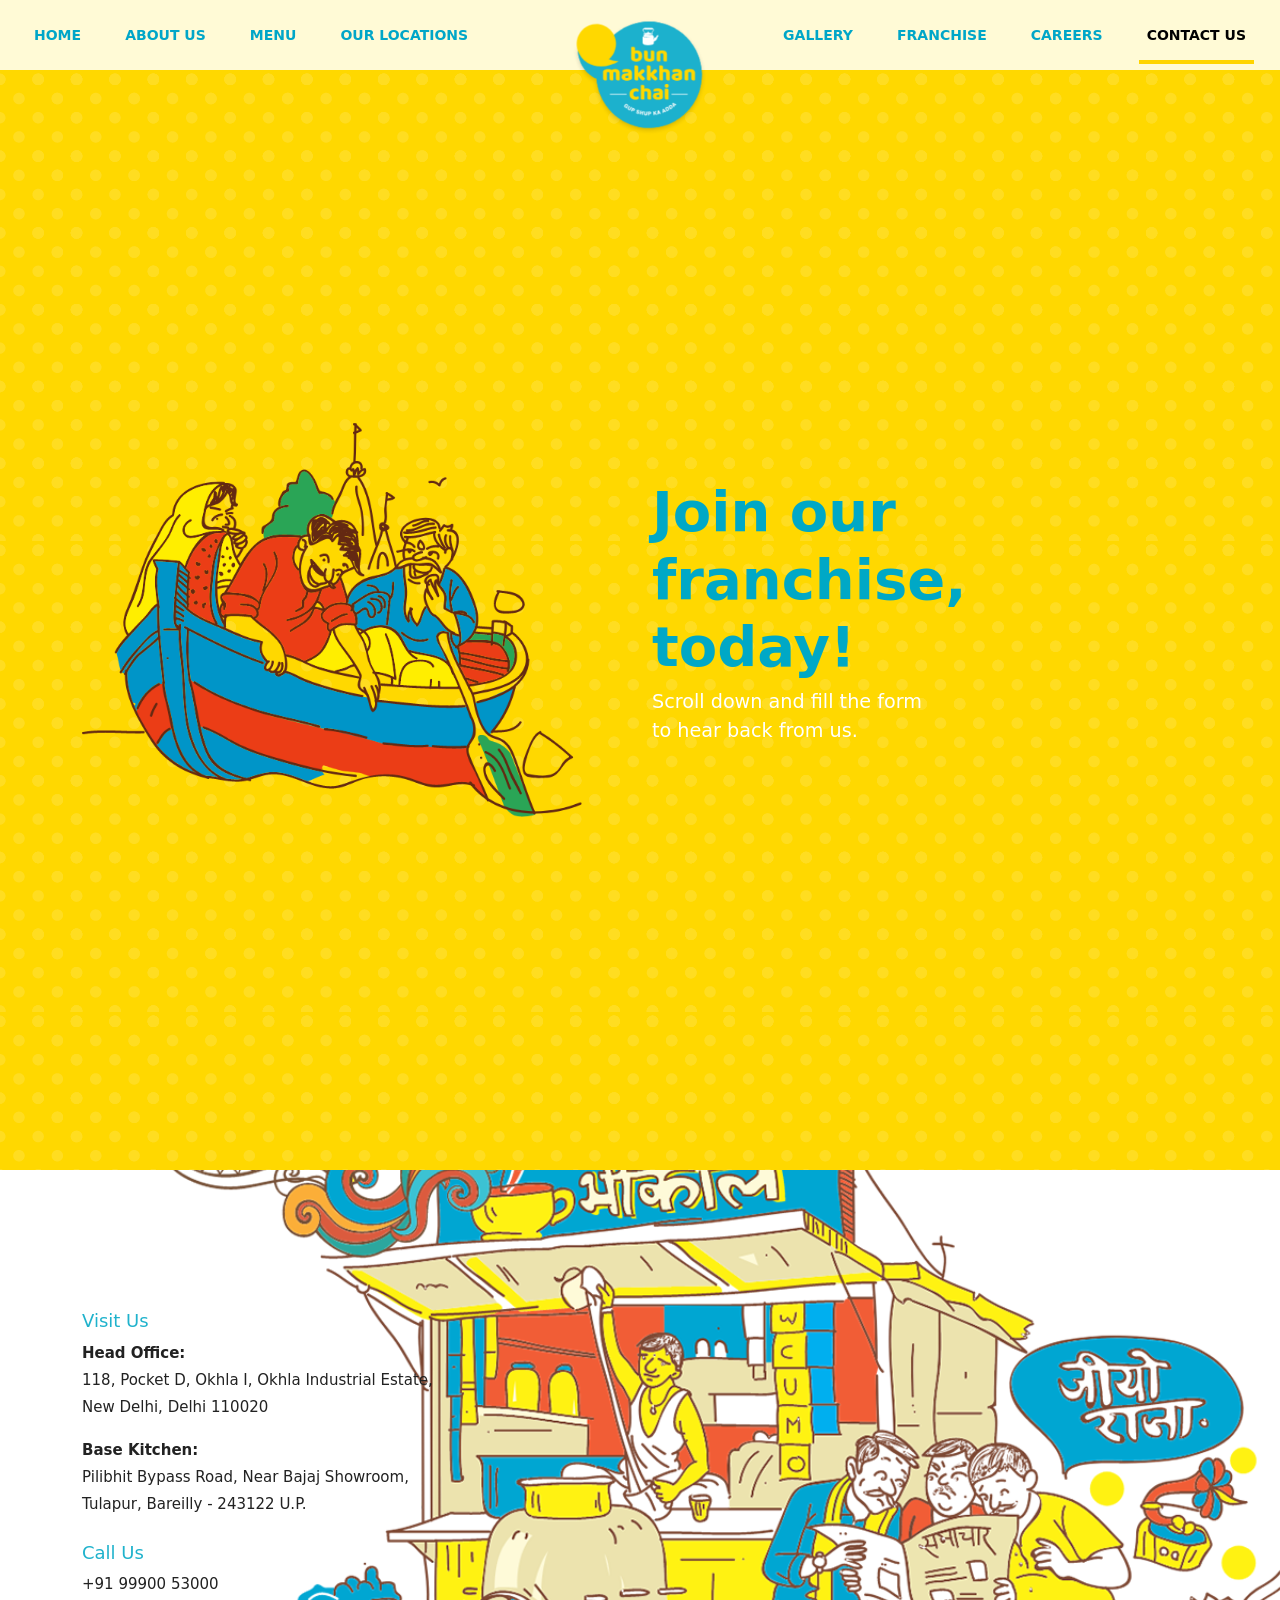
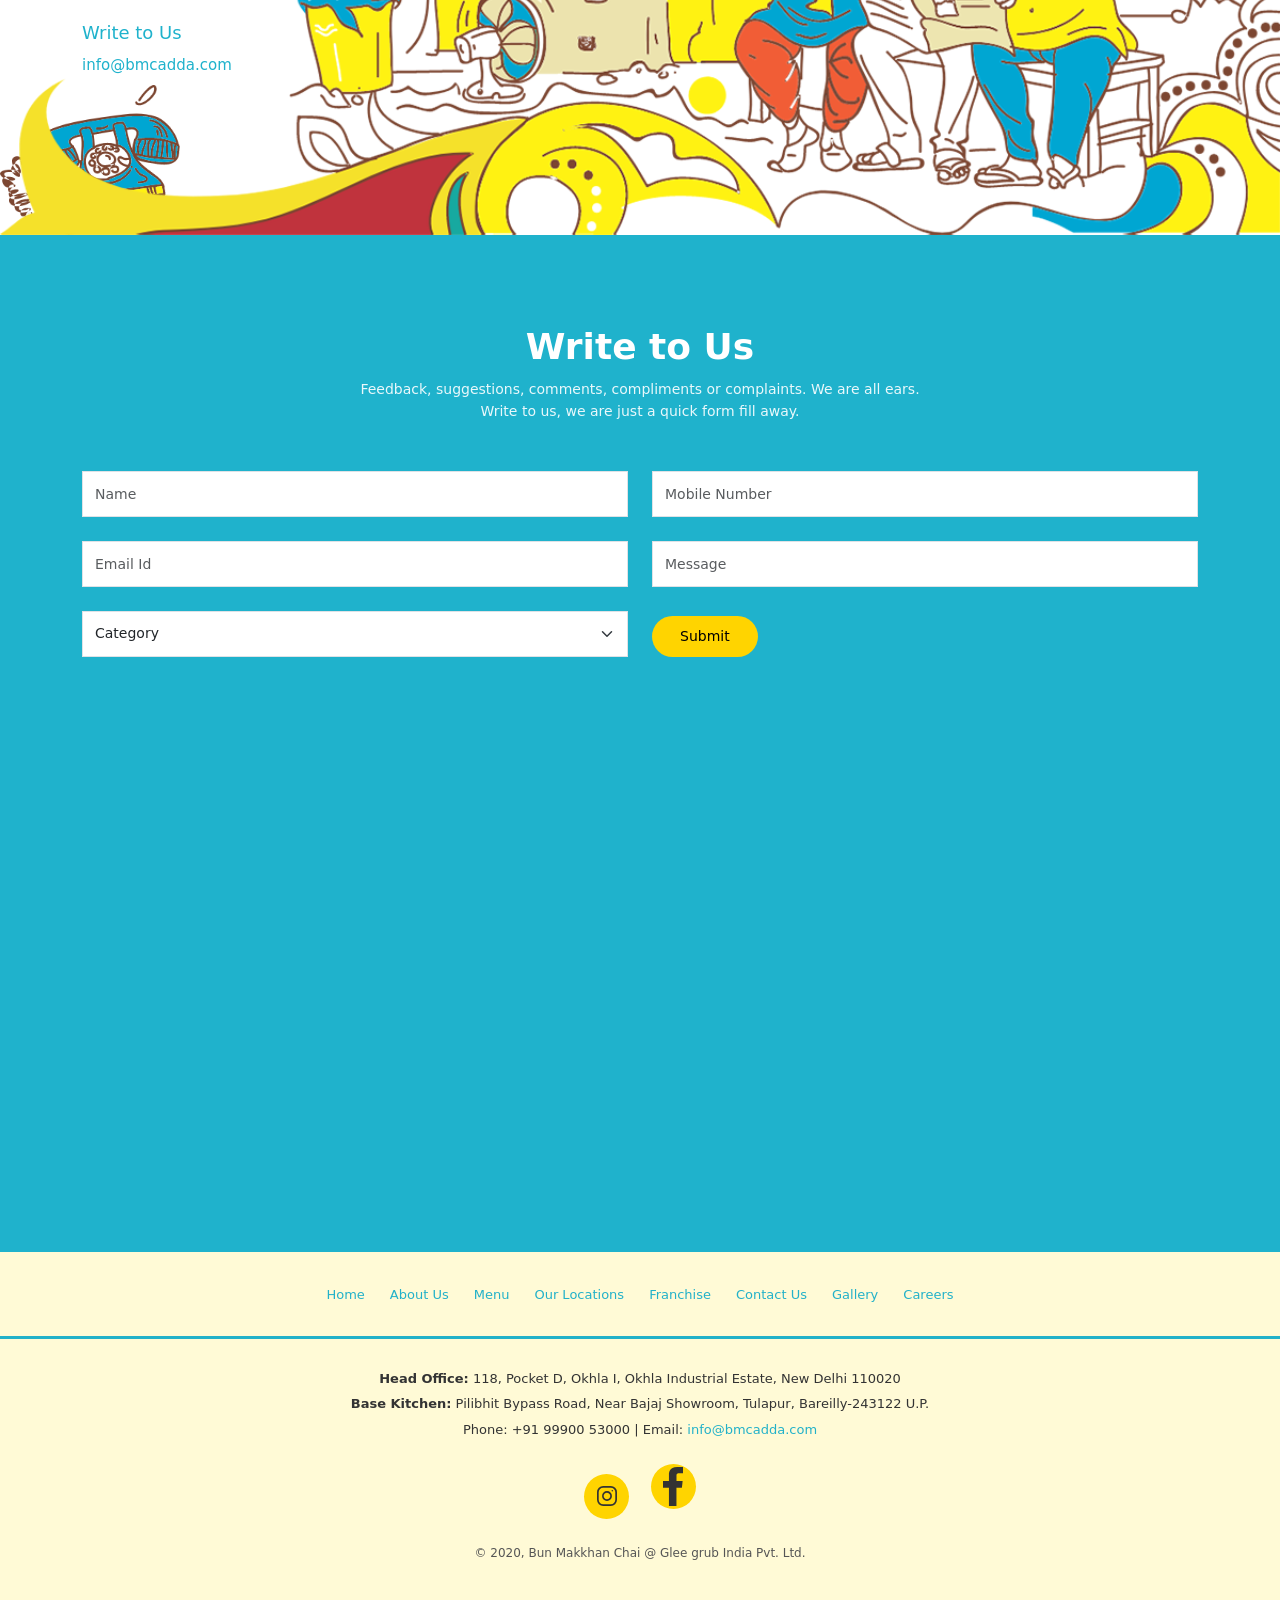
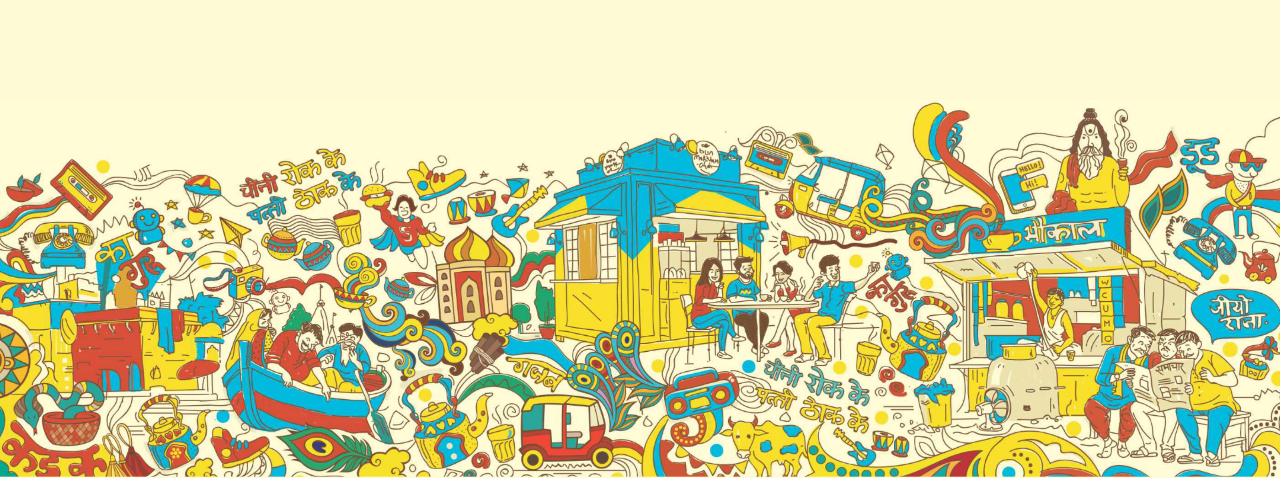
<file: contact-us.html>
<!DOCTYPE html>
<html lang="en">
<head>
  <meta charset="UTF-8">
  <title>Bun Makkhan Chai</title>
  <meta name="viewport" content="width=device-width, initial-scale=1">
  <link rel="shortcut icon" href="./assets/images/favicon/favicon.png" type="image/x-icon">
  <!-- Bootstrap CSS -->
  <link href="https://cdn.jsdelivr.net/npm/bootstrap@5.3.2/dist/css/bootstrap.min.css" rel="stylesheet">
<link rel="stylesheet" href="./assets/css/style.css">
</head>

<body>

<!-- Header Section of Contact-Us page Start -->

<header class="header sticky-top">
  <nav class="navbar navbar-expand-lg custom-navbar">
    <div class="container-fluid position-relative">

      <!-- Mobile Toggle -->
      <button class="navbar-toggler d-lg-none" type="button"
        data-bs-toggle="collapse"
        data-bs-target="#bmcNavbar"
        aria-controls="bmcNavbar"
        aria-expanded="false"
        aria-label="Toggle navigation">
        <span class="navbar-toggler-icon"></span>
      </button>

      <!-- Center Logo -->
      <a class="navbar-brand center-logo" href="index.html">
        <img src="./assets/images/logo/logo.png" alt="Bun Makkhan Chai Logo">
      </a>

      <!-- Nav Menu -->
      <div class="collapse navbar-collapse" id="bmcNavbar">

        <!-- Left Menu -->
        <ul class="navbar-nav me-auto align-items-center">
          <li class="nav-item">
            <a class="nav-link" href="index.html">HOME</a>
          </li>
          <li class="nav-item">
            <a class="nav-link" href="about.html">ABOUT US</a>
          </li>
          <li class="nav-item">
            <a class="nav-link" href="menu.html">MENU</a>
          </li>
          <li class="nav-item">
            <a class="nav-link" href="location.html">OUR LOCATIONS</a>
          </li>
        </ul>

        <!-- Right Menu -->
        <ul class="navbar-nav ms-auto align-items-center">
          <li class="nav-item">
            <a class="nav-link" href="gallery.html">GALLERY</a>
          </li>
          <li class="nav-item">
            <a class="nav-link" href="franchise.html">FRANCHISE</a>
          </li>
          <li class="nav-item">
            <a class="nav-link" href="careers.html">CAREERS</a>
          </li>
          <li class="nav-item">
            <a class="nav-link active" href="contact-us.html">CONTACT US</a>
          </li>
        </ul>

      </div>
    </div>
  </nav>
</header>

<!-- Header Section of Contact-Us page End --> 

<!-- First Section of Contact-Us page Start -->

<section class="franchise-bs-section">
  <div class="container">
    <div class="row align-items-center min-vh-100">

      <!-- Left Image -->
      <div class="col-lg-6 text-center text-lg-start">
        <img
          src="./assets/images/contact/contact-new.png"
          class="img-fluid franchise-bs-image"
          alt="Franchise Illustration"
        >
      </div>

      <!-- Right Content -->
      <div class="col-lg-6 text-center text-lg-start franchise-bs-content">
        <h1 class="fw-bold">
          Join our franchise,<br>today!
        </h1>
        <p>
          Scroll down and fill the form<br>
          to hear back from us.
        </p>
      </div>

    </div>
  </div>
</section>

<!-- First Section of Contact-Us page End -->

<!-- Second Section of Contact-Us page Start -->

<section class="bmc-contact-section">
  <div class="container">
    <div class="row">

      <!-- Left Content -->
      <div class="col-lg-5">
        <div class="bmc-contact-content">

          <h5>Visit Us</h5>
          <p>
            <strong>Head Office:</strong><br>
            118, Pocket D, Okhla I, Okhla Industrial Estate,<br>
            New Delhi, Delhi 110020
          </p>

          <p>
            <strong>Base Kitchen:</strong><br>
            Pilibhit Bypass Road, Near Bajaj Showroom,<br>
            Tulapur, Bareilly - 243122 U.P.
          </p>

          <h5 class="mt-4">Call Us</h5>
          <p>+91 99900 53000</p>

          <h5 class="mt-4">Write to Us</h5>
          <p>
            <a href="mailto:info@bmcadda.com">
              info@bmcadda.com
            </a>
          </p>

        </div>
      </div>

    </div>
  </div>
</section>

<!-- Second Section of Contact-Us page End -->

<!-- Third Section of Contact-Us page Start -->

<section class="bmc-writeus-section">
  <div class="container">

    <!-- Headings -->
    <div class="text-center mb-5">
      <h2 class="bmc-writeus-title">Write to Us</h2>
      <p class="bmc-writeus-subtitle">
        Feedback, suggestions, comments, compliments or complaints. We are all ears.<br>
        Write to us, we are just a quick form fill away.
      </p>
    </div>

    <!-- Form -->
    <form method="POST" action="send-data.php" class="bmc-writeus-form">

      <div class="row g-4">

        <div class="col-md-6">
          <input type="text" name="fname" class="form-control" placeholder="Name" required>
        </div>

        <div class="col-md-6">
          <input type="tel" name="mobile_num" class="form-control" placeholder="Mobile Number" required>
        </div>

        <div class="col-md-6">
          <input type="email" name="email" class="form-control" placeholder="Email Id" required>
        </div>

        <div class="col-md-6">
          <input type="text" name="msg" class="form-control" placeholder="Message" required>
        </div>

        <div class="col-md-6">
          <select name="category" class="form-select" required>
            <option value="">Category</option>
            <option value="career">Career</option>
            <option value="franchise">Franchise</option>
            <option value="feedback">Feedback</option>
            <option value="locations">Locations</option>
          </select>
        </div>

        <div class="col-md-6 d-flex align-items-end">
          <button type="submit" class="btn bmc-writeus-btn">
            Submit
          </button>
        </div>

      </div>
    </form>

    <!-- Map -->
    <div class="bmc-writeus-map mt-5">
      <iframe
        src="https://www.google.com/maps/embed?pb=!1m18!1m12!1m3!1d3505.599302555689!2d77.27693731508003!3d28.521700982461656!2m3!1f0!2f0!3f0!3m2!1i1024!2i768!4f13.1!3m3!1m2!1s0x390ce1540ff911fb%3A0xfbde44af7eb2abf0!2sFunnel%20Communications!5e0!3m2!1sen!2sin!4v1625492886636!5m2!1sen!2sin"
        width="100%"
        height="450"
        style="border:0;"
        allowfullscreen
        loading="lazy">
      </iframe>
    </div>

  </div>
</section>

<!-- Third Section of Contact-Us page End --> 

<!-- Footer Section of Contact-Us page Start -->

<footer class="bmc-footer">

  <!-- Footer Menu -->
  <div class="footer-menu-wrap">
    <ul class="footer-nav">
      <li><a href="index.html">Home</a></li>
      <li><a href="about.html">About Us</a></li>
      <li><a href="menu.html">Menu</a></li>
      <li><a href="location.html">Our Locations</a></li>
      <li><a href="franchise.html">Franchise</a></li>
      <li><a href="contact-us.html">Contact Us</a></li>
      <li><a href="gallery.html">Gallery</a></li>
      <li><a href="careers.html">Careers</a></li>
    </ul>
  </div>

  <div class="container text-center">

    <div class="footer-info">
      <p>
        <strong>Head Office:</strong> 118, Pocket D, Okhla I, Okhla Industrial Estate, New Delhi 110020
      </p>
      <p>
        <strong>Base Kitchen:</strong> Pilibhit Bypass Road, Near Bajaj Showroom, Tulapur, Bareilly-243122 U.P.
      </p>
      <p>
        Phone: +91 99900 53000 |
        Email: <a href="mailto:info@bmcadda.com">info@bmcadda.com</a>
      </p>
    </div>

    <div class="footer-social">
      <a href="#"><img src="./assets/images/home/instagram.svg" alt=""></a>
      <a href="#"><img src="./assets/images/home/facebook.svg" alt=""></a>
    </div>

    <p class="footer-copy">
      © 2020, Bun Makkhan Chai @ Glee grub India Pvt. Ltd.
    </p>

  </div>
</footer>

<!-- Footer Section of Contact-Us page End -->

<!-- Page Loader -->
<div class="se-pre-con">
  <img src="./assets/loader/loader.gif" alt="brewing">
</div>

<!-- Script for Page Loader in Contact-Us Page  -->

<script>
  document.addEventListener("DOMContentLoaded", function () {

    const loader = document.querySelector(".se-pre-con");

    window.addEventListener("load", function () {
      setTimeout(() => {
        loader.classList.add("hide");
      }, 1500); // 1 second
    });

    document.querySelectorAll(".navbar a[href]").forEach(link => {
      link.addEventListener("click", function () {
        const href = this.getAttribute("href");
        if (href && href !== "#" && !href.startsWith("javascript")) {
          loader.classList.remove("hide");
        }
      });
    });

  });
</script>

<!-- Bootstrap CSS -->
<script src="https://cdn.jsdelivr.net/npm/bootstrap@5.3.2/dist/js/bootstrap.bundle.min.js"></script>

</body>
</html>
</file>
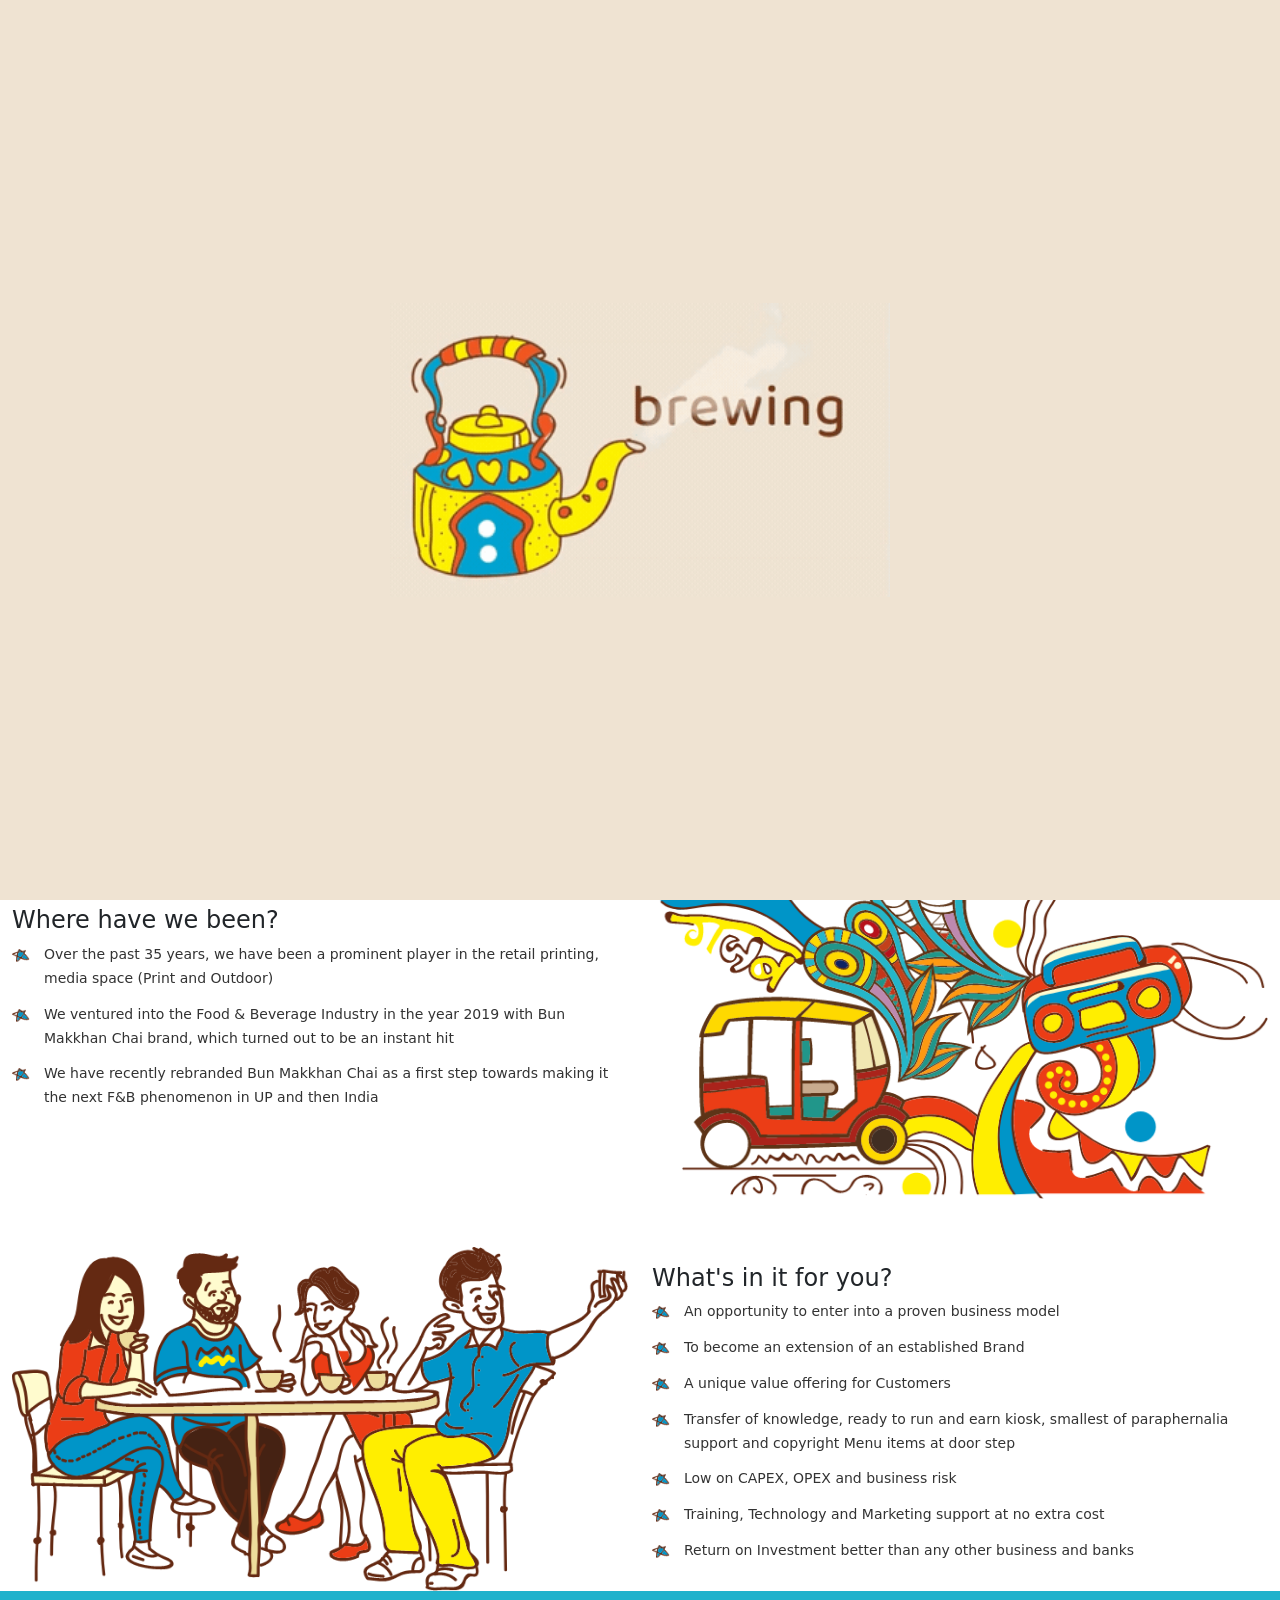
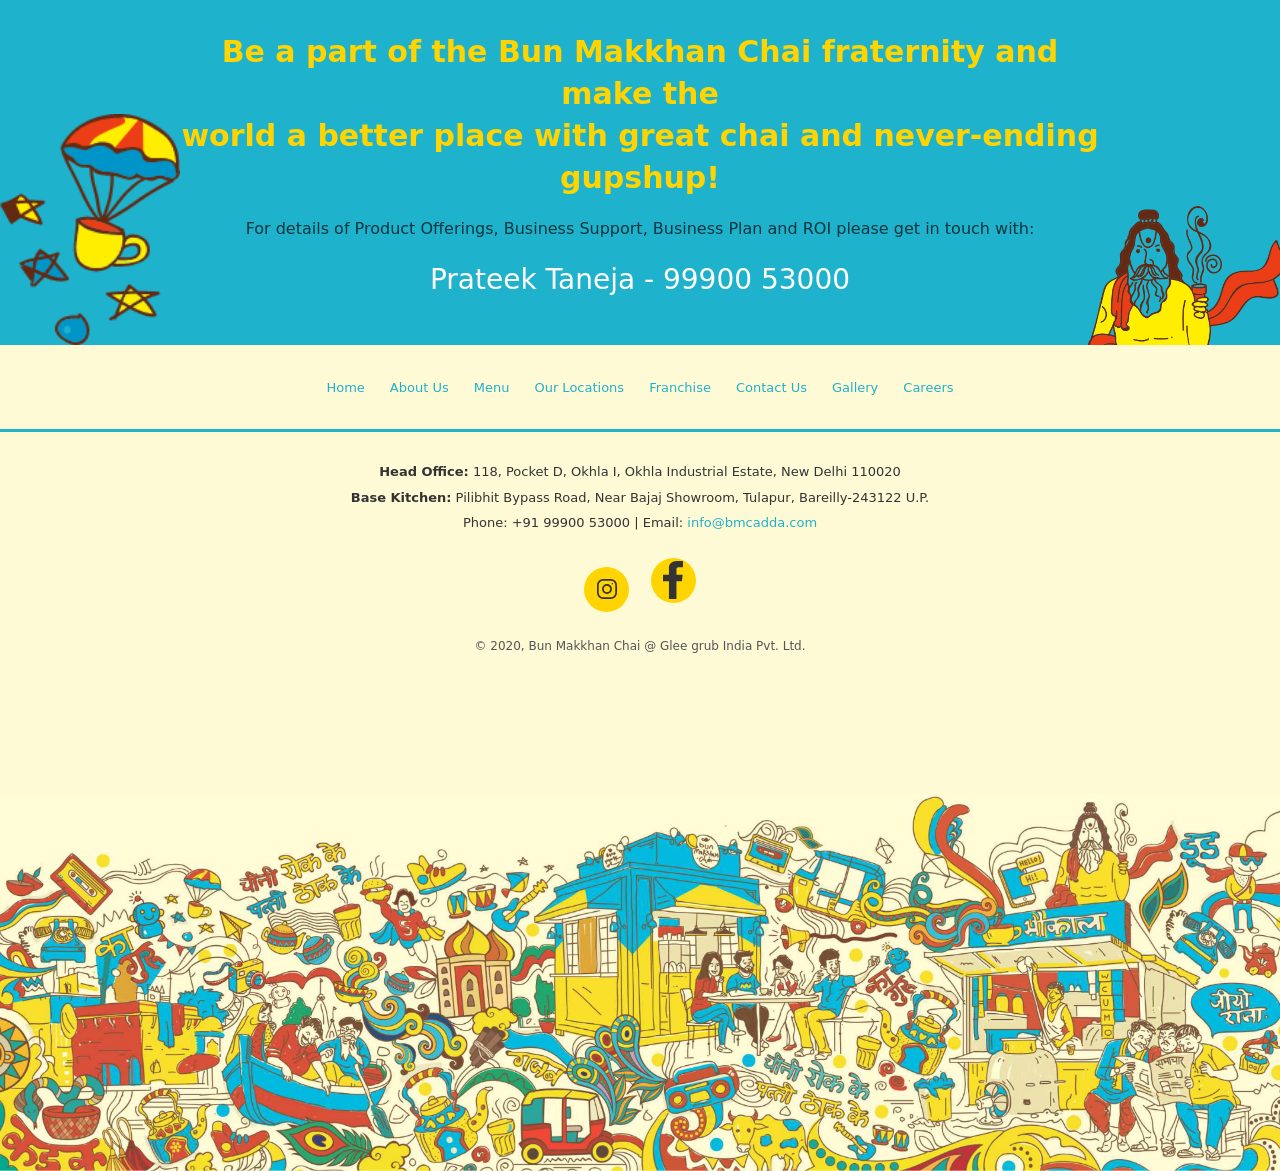
<file: franchise.html>
<!DOCTYPE html>
<html lang="en">
<head>
  <meta charset="UTF-8">
  <title>Bun Makkhan Chai</title>
  <meta name="viewport" content="width=device-width, initial-scale=1">
  <link rel="shortcut icon" href="./assets/images/favicon/favicon.png" type="image/x-icon">
  <!-- Bootstrap CSS -->
  <link href="https://cdn.jsdelivr.net/npm/bootstrap@5.3.2/dist/css/bootstrap.min.css" rel="stylesheet">
<link rel="stylesheet" href="./assets/css/style.css">
</head>

<body>

<!-- Header Section of Franchise page Start -->

<header class="header sticky-top">
  <nav class="navbar navbar-expand-lg custom-navbar">
    <div class="container-fluid position-relative">

      <!-- Mobile Toggle -->
      <button class="navbar-toggler d-lg-none" type="button"
        data-bs-toggle="collapse"
        data-bs-target="#bmcNavbar"
        aria-controls="bmcNavbar"
        aria-expanded="false"
        aria-label="Toggle navigation">
        <span class="navbar-toggler-icon"></span>
      </button>

      <!-- Center Logo -->
      <a class="navbar-brand center-logo" href="index.html">
        <img src="./assets/images/logo/logo.png" alt="Bun Makkhan Chai Logo">
      </a>

      <!-- Nav Menu -->
      <div class="collapse navbar-collapse" id="bmcNavbar">

        <!-- Left Menu -->
        <ul class="navbar-nav me-auto align-items-center">
          <li class="nav-item">
            <a class="nav-link" href="index.html">HOME</a>
          </li>
          <li class="nav-item">
            <a class="nav-link" href="about.html">ABOUT US</a>
          </li>
          <li class="nav-item">
            <a class="nav-link" href="menu.html">MENU</a>
          </li>
          <li class="nav-item">
            <a class="nav-link" href="location.html">OUR LOCATIONS</a>
          </li>
        </ul>

        <!-- Right Menu -->
        <ul class="navbar-nav ms-auto align-items-center">
          <li class="nav-item">
            <a class="nav-link" href="gallery.html">GALLERY</a>
          </li>
          <li class="nav-item">
            <a class="nav-link active" href="franchise.html">FRANCHISE</a>
          </li>
          <li class="nav-item">
            <a class="nav-link" href="careers.html">CAREERS</a>
          </li>
          <li class="nav-item">
            <a class="nav-link" href="contact-us.html">CONTACT US</a>
          </li>
        </ul>

      </div>
    </div>
  </nav>
</header>

<!-- Header Section of Franchise page End -->

<!-- First Section of Franchise page Start -->

<section class="franchise-hero">
  <div class="container-fluid">
    <div class="row align-items-center">

      <!-- Left Image -->
      <div class="col-lg-6 text-center franchise-image">
        <img src="./assets/images/franchise/career1.png" 
             alt="Own a Franchise" 
             class="img-fluid">
      </div>

      <!-- Right Content -->
      <div class="col-lg-6 franchise-content">
        <h1>Own a Franchise</h1>
        <p>
          An investment opportunity as kadak as our chai.
          Go ahead, take a Sip!
        </p>
      </div>

    </div>
  </div>
</section>

<!-- First Section of Franchise page End -->

<!-- Second Section of Franchise page Start -->

<section class="franchise-info">
  <div class="container-fluid">

    <!-- Top Headings -->
    <div class="row">
      <div class="col-12 text-center">
        <h2 class="franchise-title">
          Spreading happiness while making a profit is all we do.<br>
          If you do too, this opportunity is for you!
        </h2>
      </div>
    </div>

    <!-- Top Content -->
    <div class="row align-items-center mt-5">

      <!-- Left Text -->
      <div class="col-lg-6 franchise-text">
        <h4>Where have we been?</h4>
        <ul>
          <li>Over the past 35 years, we have been a prominent player in the retail printing, media space (Print and Outdoor)</li>
          <li>We ventured into the Food & Beverage Industry in the year 2019 with Bun Makkhan Chai brand, which turned out to be an instant hit</li>
          <li>We have recently rebranded Bun Makkhan Chai as a first step towards making it the next F&B phenomenon in UP and then India</li>
        </ul>
      </div>

      <!-- Right Image -->
      <div class="col-lg-6 text-center">
        <img src="./assets/images/franchise/career2.png" 
             alt="Franchise Journey" 
             class="img-fluid">
      </div>
    </div>

    <!-- Bottom Content -->
    <div class="row align-items-center mt-5">

      <!-- Left Image -->
      <div class="col-lg-6 text-center">
        <img src="./assets/images/franchise/career3.png" 
             alt="Franchise Benefits" 
             class="img-fluid">
      </div>

      <!-- Right Text -->
      <div class="col-lg-6 franchise-text">
        <h4>What's in it for you?</h4>
        <ul>
          <li>An opportunity to enter into a proven business model</li>
          <li>To become an extension of an established Brand</li>
          <li>A unique value offering for Customers</li>
          <li>Transfer of knowledge, ready to run and earn kiosk, smallest of paraphernalia support and copyright Menu items at door step</li>
          <li>Low on CAPEX, OPEX and business risk</li>
          <li>Training, Technology and Marketing support at no extra cost</li>
          <li>Return on Investment better than any other business and banks</li>
        </ul>
      </div>

    </div>

  </div>
</section>

<!-- Second Section of Franchise page End -->

<!-- Third Section of Franchise page Start -->

<section class="bmc-franchise-banner">
  <div class="bmc-franchise-wrapper">

    <h2 class="bmc-franchise-title">
      Be a part of the Bun Makkhan Chai fraternity and make the <br>
      world a better place with great chai and never-ending gupshup!
    </h2>

    <p class="bmc-franchise-text">
      For details of Product Offerings, Business Support, Business Plan and ROI
      please get in touch with:
    </p>

    <h3 class="bmc-franchise-contact">
      Prateek Taneja - 99900 53000
    </h3>

  </div>
</section>

<!-- Third Section of Franchise page End -->

<!-- Footer Section of Franchise page End -->

<footer class="bmc-footer">

  <!-- Footer Menu -->
  <div class="footer-menu-wrap">
    <ul class="footer-nav">
      <li><a href="index.html">Home</a></li>
      <li><a href="about.html">About Us</a></li>
      <li><a href="menu.html">Menu</a></li>
      <li><a href="location.html">Our Locations</a></li>
      <li><a href="franchise.html">Franchise</a></li>
      <li><a href="contact-us.html">Contact Us</a></li>
      <li><a href="gallery.html">Gallery</a></li>
      <li><a href="careers.html">Careers</a></li>
    </ul>
  </div>

  <div class="container text-center">

    <div class="footer-info">
      <p>
        <strong>Head Office:</strong> 118, Pocket D, Okhla I, Okhla Industrial Estate, New Delhi 110020
      </p>
      <p>
        <strong>Base Kitchen:</strong> Pilibhit Bypass Road, Near Bajaj Showroom, Tulapur, Bareilly-243122 U.P.
      </p>
      <p>
        Phone: +91 99900 53000 |
        Email: <a href="mailto:info@bmcadda.com">info@bmcadda.com</a>
      </p>
    </div>

    <div class="footer-social">
      <a href="#"><img src="./assets/images/home/instagram.svg" alt=""></a>
      <a href="#"><img src="./assets/images/home/facebook.svg" alt=""></a>
    </div>

    <p class="footer-copy">
      © 2020, Bun Makkhan Chai @ Glee grub India Pvt. Ltd.
    </p>

  </div>
</footer>

<!-- Footer Section of Franchise page End -->

<!-- Page Loader -->
<div class="se-pre-con">
  <img src="./assets/loader/loader.gif" alt="brewing">
</div>

<!-- Script for Page Loader in location Page  -->

<script>
  document.addEventListener("DOMContentLoaded", function () {

    const loader = document.querySelector(".se-pre-con");

    window.addEventListener("load", function () {
      setTimeout(() => {
        loader.classList.add("hide");
      }, 1500); // 1 second
    });

    document.querySelectorAll(".navbar a[href]").forEach(link => {
      link.addEventListener("click", function () {
        const href = this.getAttribute("href");
        if (href && href !== "#" && !href.startsWith("javascript")) {
          loader.classList.remove("hide");
        }
      });
    });

  });
</script>

<!-- Bootstrap CSS -->
<script src="https://cdn.jsdelivr.net/npm/bootstrap@5.3.2/dist/js/bootstrap.bundle.min.js"></script>

</body>
</html>
</file>
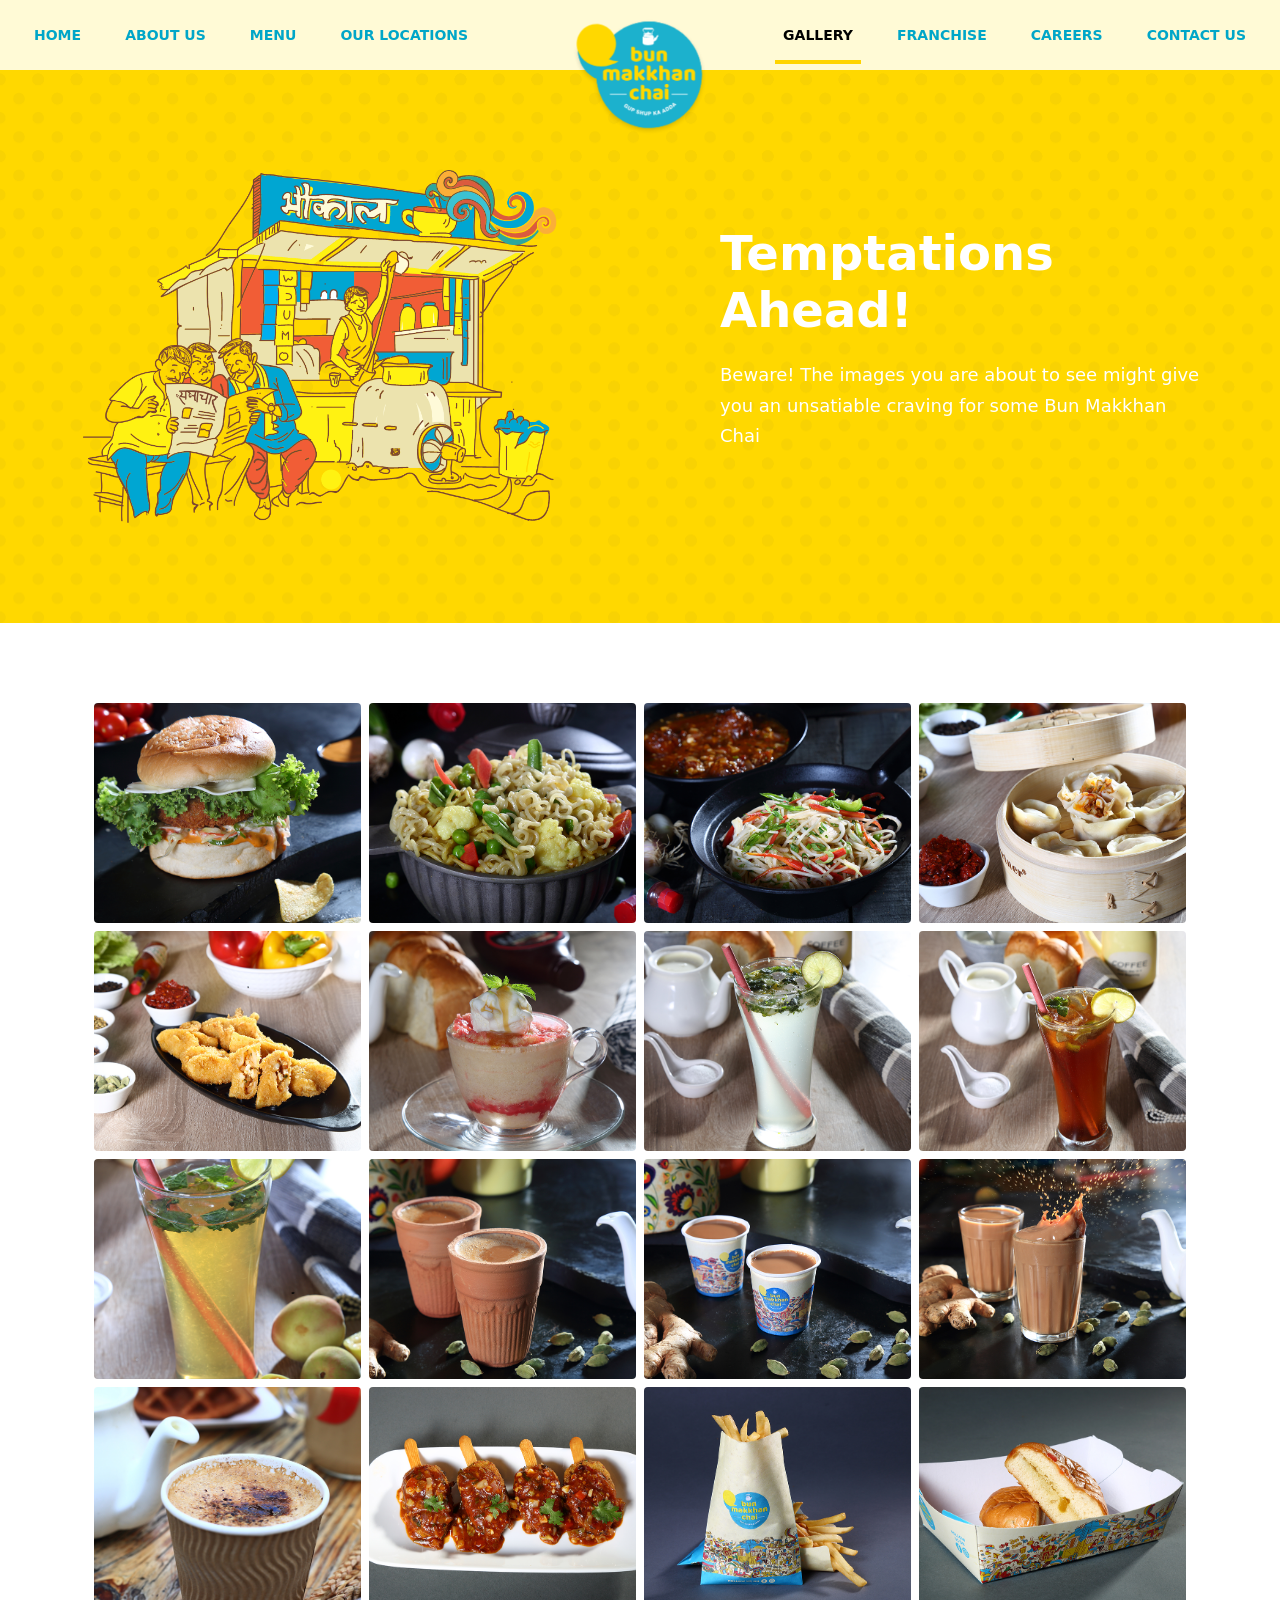
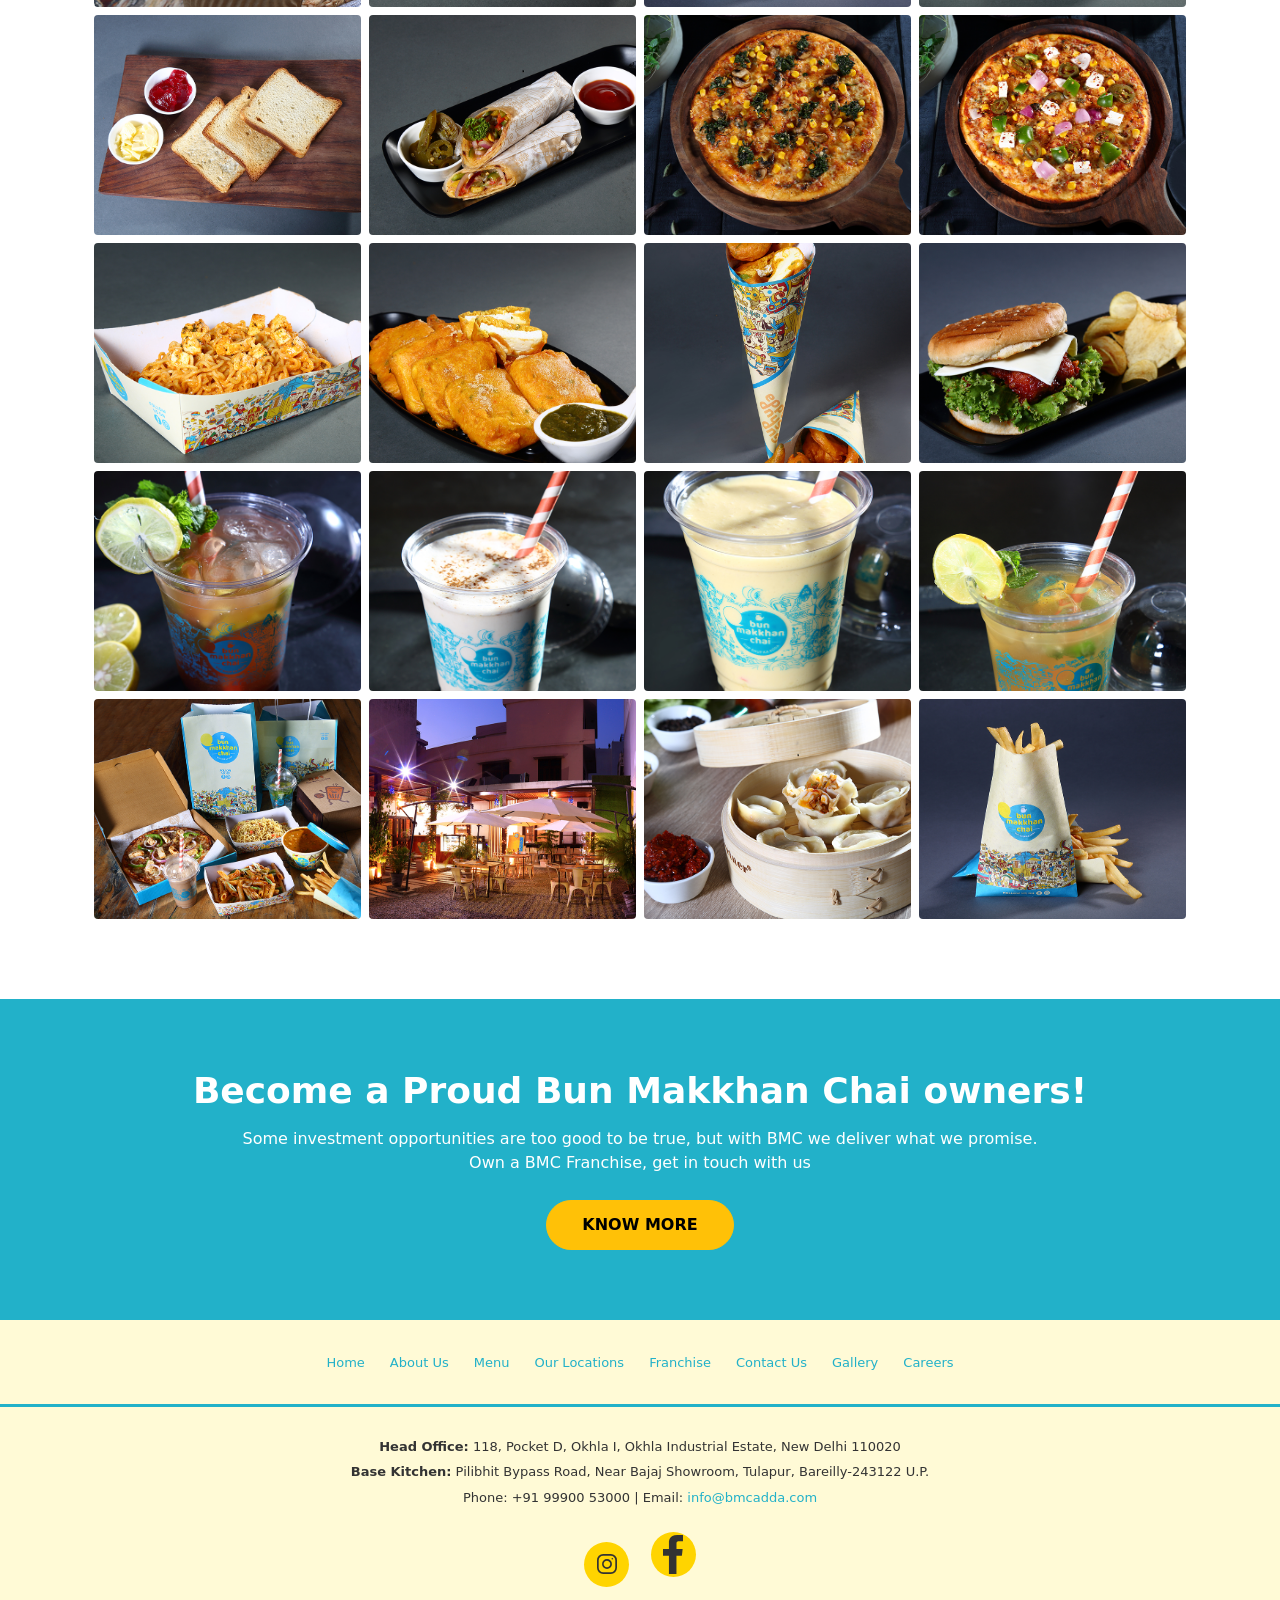
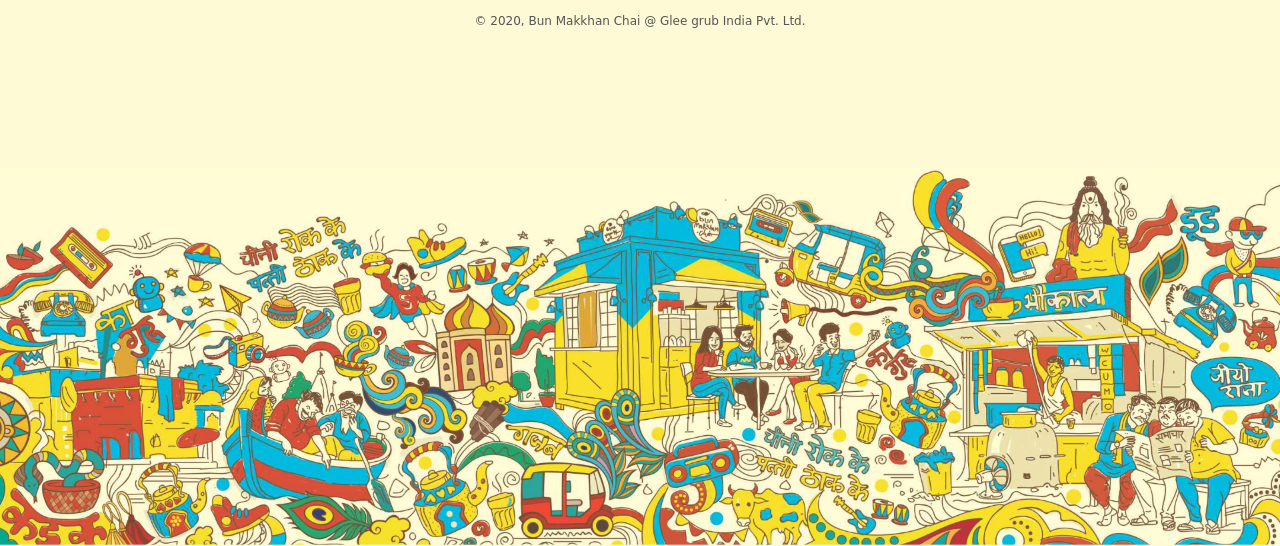
<file: gallery.html>
<!DOCTYPE html>
<html lang="en">
<head>
  <meta charset="UTF-8">
  <title>Bun Makkhan Chai</title>
  <meta name="viewport" content="width=device-width, initial-scale=1">
  <link rel="shortcut icon" href="./assets/images/favicon/favicon.png" type="image/x-icon">
  <!-- Bootstrap CSS -->
  <link href="https://cdn.jsdelivr.net/npm/bootstrap@5.3.2/dist/css/bootstrap.min.css" rel="stylesheet">
<link rel="stylesheet" href="./assets/css/style.css">

</head>

<body>

<!-- Header Section of Gallery page Start -->

<header class="header sticky-top">
  <nav class="navbar navbar-expand-lg custom-navbar">
    <div class="container-fluid position-relative">

      <!-- Mobile Toggle -->
      <button class="navbar-toggler d-lg-none" type="button"
        data-bs-toggle="collapse"
        data-bs-target="#bmcNavbar"
        aria-controls="bmcNavbar"
        aria-expanded="false"
        aria-label="Toggle navigation">
        <span class="navbar-toggler-icon"></span>
      </button>

      <!-- Center Logo -->
      <a class="navbar-brand center-logo" href="index.html">
        <img src="./assets/images/logo/logo.png" alt="Bun Makkhan Chai Logo">
      </a>

      <!-- Nav Menu -->
      <div class="collapse navbar-collapse" id="bmcNavbar">

        <!-- Left Menu -->
        <ul class="navbar-nav me-auto align-items-center">
          <li class="nav-item">
            <a class="nav-link" href="index.html">HOME</a>
          </li>
          <li class="nav-item">
            <a class="nav-link" href="about.html">ABOUT US</a>
          </li>
          <li class="nav-item">
            <a class="nav-link" href="menu.html">MENU</a>
          </li>
          <li class="nav-item">
            <a class="nav-link" href="location.html">OUR LOCATIONS</a>
          </li>
        </ul>

        <!-- Right Menu -->
        <ul class="navbar-nav ms-auto align-items-center">
          <li class="nav-item">
            <a class="nav-link active" href="gallery.html">GALLERY</a>
          </li>
          <li class="nav-item">
            <a class="nav-link" href="franchise.html">FRANCHISE</a>
          </li>
          <li class="nav-item">
            <a class="nav-link" href="careers.html">CAREERS</a>
          </li>
          <li class="nav-item">
            <a class="nav-link" href="contact-us.html">CONTACT US</a>
          </li>
        </ul>

      </div>
    </div>
  </nav>
</header>

<!-- Header Section of Gallery page End -->

<!-- First Section of Gallery page Start -->
 
<section class="bhokaal-section">
  <div class="container-fluid">
    <div class="row align-items-center">

      <!-- Left Image -->
      <div class="col-lg-6 bhokaal-image text-center">
        <img src="./assets/images/home/Apna_Bhokaal.png" alt="Apna Bhokaal" class="img-fluid">
      </div>

      <!-- Right Content -->
      <div class="col-lg-6 bhokaal-content">
        <h2>Temptations Ahead!</h2>
        <p>
          Beware! The images you are about to see might give you an unsatiable craving
          for some Bun Makkhan Chai
        </p>
      </div>

    </div>
  </div>
</section>

<!-- First Section of Gallery page End -->

<!-- Seconad Section of Gallery page Start -->

<section class="gallery-section">
  <div class="container px-4">
    <div class="row g-2">

      <!-- Image Loop -->
      <!-- 01 -->
      <div class="col-lg-3 col-md-4 col-sm-6">
        <div class="gallery-item">
          <img src="./assets/images/gallery/1.jpg" alt="Gallery Image 1">
        </div>
      </div>

      <!-- 02 -->
      <div class="col-lg-3 col-md-4 col-sm-6">
        <div class="gallery-item">
          <img src="./assets/images/gallery/2.jpg" alt="Gallery Image 2">
        </div>
      </div>

      <!-- 03 -->
      <div class="col-lg-3 col-md-4 col-sm-6">
        <div class="gallery-item">
          <img src="./assets/images/gallery/3.jpg" alt="Gallery Image 3">
        </div>
      </div>

      <!-- 04 -->
      <div class="col-lg-3 col-md-4 col-sm-6">
        <div class="gallery-item">
          <img src="./assets/images/gallery/4.jpg" alt="Gallery Image 4">
        </div>
      </div>

      <!-- 05 -->
      <div class="col-lg-3 col-md-4 col-sm-6">
        <div class="gallery-item">
          <img src="./assets/images/gallery/5.jpg" alt="Gallery Image 1">
        </div>
      </div>

      <!-- 06 -->
      <div class="col-lg-3 col-md-4 col-sm-6">
        <div class="gallery-item">
          <img src="./assets/images/gallery/6.jpg" alt="Gallery Image 2">
        </div>
      </div>

      <!-- 07 -->
      <div class="col-lg-3 col-md-4 col-sm-6">
        <div class="gallery-item">
          <img src="./assets/images/gallery/7.jpg" alt="Gallery Image 3">
        </div>
      </div>

      <!-- 08 -->
      <div class="col-lg-3 col-md-4 col-sm-6">
        <div class="gallery-item">
          <img src="./assets/images/gallery/8.jpg" alt="Gallery Image 4">
        </div>
      </div>

      <!-- 09 -->
      <div class="col-lg-3 col-md-4 col-sm-6">
        <div class="gallery-item">
          <img src="./assets/images/gallery/9.jpg" alt="Gallery Image 1">
        </div>
      </div>

      <!-- 10 -->
      <div class="col-lg-3 col-md-4 col-sm-6">
        <div class="gallery-item">
          <img src="./assets/images/gallery/10.jpg" alt="Gallery Image 2">
        </div>
      </div>

      <!-- 11 -->
      <div class="col-lg-3 col-md-4 col-sm-6">
        <div class="gallery-item">
          <img src="./assets/images/gallery/11.jpg" alt="Gallery Image 3">
        </div>
      </div>

      <!-- 12 -->
      <div class="col-lg-3 col-md-4 col-sm-6">
        <div class="gallery-item">
          <img src="./assets/images/gallery/12.jpg" alt="Gallery Image 4">
        </div>
      </div>

      <!-- 13 -->
      <div class="col-lg-3 col-md-4 col-sm-6">
        <div class="gallery-item">
          <img src="./assets/images/gallery/13.jpg" alt="Gallery Image 1">
        </div>
      </div>

      <!-- 14 -->
      <div class="col-lg-3 col-md-4 col-sm-6">
        <div class="gallery-item">
          <img src="./assets/images/gallery/14.jpg" alt="Gallery Image 2">
        </div>
      </div>

      <!-- 15 -->
      <div class="col-lg-3 col-md-4 col-sm-6">
        <div class="gallery-item">
          <img src="./assets/images/gallery/15.jpg" alt="Gallery Image 3">
        </div>
      </div>

      <!-- 16 -->
      <div class="col-lg-3 col-md-4 col-sm-6">
        <div class="gallery-item">
          <img src="./assets/images/gallery/16.jpg" alt="Gallery Image 4">
        </div>
      </div>

      <!-- 17 -->
      <div class="col-lg-3 col-md-4 col-sm-6">
        <div class="gallery-item">
          <img src="./assets/images/gallery/17.jpg" alt="Gallery Image 1">
        </div>
      </div>

      <!-- 18 -->
      <div class="col-lg-3 col-md-4 col-sm-6">
        <div class="gallery-item">
          <img src="./assets/images/gallery/18.jpg" alt="Gallery Image 2">
        </div>
      </div>

      <!-- 19 -->
      <div class="col-lg-3 col-md-4 col-sm-6">
        <div class="gallery-item">
          <img src="./assets/images/gallery/19.jpg" alt="Gallery Image 3">
        </div>
      </div>

      <!-- 20 -->
      <div class="col-lg-3 col-md-4 col-sm-6">
        <div class="gallery-item">
          <img src="./assets/images/gallery/20.jpg" alt="Gallery Image 4">
        </div>
      </div>

      <!-- 21 -->
      <div class="col-lg-3 col-md-4 col-sm-6">
        <div class="gallery-item">
          <img src="./assets/images/gallery/21.jpg" alt="Gallery Image 1">
        </div>
      </div>

      <!-- 22 -->
      <div class="col-lg-3 col-md-4 col-sm-6">
        <div class="gallery-item">
          <img src="./assets/images/gallery/22.jpg" alt="Gallery Image 2">
        </div>
      </div>

      <!-- 23 -->
      <div class="col-lg-3 col-md-4 col-sm-6">
        <div class="gallery-item">
          <img src="./assets/images/gallery/23.jpg" alt="Gallery Image 3">
        </div>
      </div>

      <!-- 24 -->
      <div class="col-lg-3 col-md-4 col-sm-6">
        <div class="gallery-item">
          <img src="./assets/images/gallery/24.jpg" alt="Gallery Image 4">
        </div>
      </div>

      <!-- 25 -->
      <div class="col-lg-3 col-md-4 col-sm-6">
        <div class="gallery-item">
          <img src="./assets/images/gallery/25.jpg" alt="Gallery Image 1">
        </div>
      </div>

      <!-- 26 -->
      <div class="col-lg-3 col-md-4 col-sm-6">
        <div class="gallery-item">
          <img src="./assets/images/gallery/26.jpg" alt="Gallery Image 2">
        </div>
      </div>

      <!-- 27 -->
      <div class="col-lg-3 col-md-4 col-sm-6">
        <div class="gallery-item">
          <img src="./assets/images/gallery/27.jpg" alt="Gallery Image 3">
        </div>
      </div>

      <!-- 28 -->
      <div class="col-lg-3 col-md-4 col-sm-6">
        <div class="gallery-item">
          <img src="./assets/images/gallery/28.jpg" alt="Gallery Image 4">
        </div>
      </div>

      <!-- 29 -->
      <div class="col-lg-3 col-md-4 col-sm-6">
        <div class="gallery-item">
          <img src="./assets/images/gallery/29.jpg" alt="Gallery Image 1">
        </div>
      </div>

      <!-- 30 -->
      <div class="col-lg-3 col-md-4 col-sm-6">
        <div class="gallery-item">
          <img src="./assets/images/gallery/30.jpg" alt="Gallery Image 2">
        </div>
      </div>

      <!-- 31 -->
      <div class="col-lg-3 col-md-4 col-sm-6">
        <div class="gallery-item">
          <img src="./assets/images/gallery/31.jpg" alt="Gallery Image 3">
        </div>
      </div>

      <!-- 32 -->
      <div class="col-lg-3 col-md-4 col-sm-6">
        <div class="gallery-item">
          <img src="./assets/images/gallery/32.jpg" alt="Gallery Image 32">
        </div>
      </div>

    </div>
  </div>
</section>

<!-- Second Section of Gallery page End -->

<!-- Third Section of Gallery page Start -->

<section class="bmc-cta">
  <div class="container text-center">
    <h2>Become a Proud Bun Makkhan Chai owners!</h2>
    <p>
      Some investment opportunities are too good to be true, but with BMC we
      deliver what we promise. Own a BMC Franchise, get in touch with us
    </p>
    <a href="#" class="btn btn-warning cta-btn">KNOW MORE</a>
  </div>
</section>

<!-- Third Section of Gallery page End -->

<!-- Footer Section of Gallery page Start -->

<footer class="bmc-footer">

  <!-- Footer Menu -->
  <div class="footer-menu-wrap">
    <ul class="footer-nav">
      <li><a href="index.html">Home</a></li>
      <li><a href="about.html">About Us</a></li>
      <li><a href="menu.html">Menu</a></li>
      <li><a href="location.html">Our Locations</a></li>
      <li><a href="franchise.html">Franchise</a></li>
      <li><a href="contact-us.html">Contact Us</a></li>
      <li><a href="gallery.html">Gallery</a></li>
      <li><a href="careers.html">Careers</a></li>
    </ul>
  </div>

  <div class="container text-center">

    <div class="footer-info">
      <p>
        <strong>Head Office:</strong> 118, Pocket D, Okhla I, Okhla Industrial Estate, New Delhi 110020
      </p>
      <p>
        <strong>Base Kitchen:</strong> Pilibhit Bypass Road, Near Bajaj Showroom, Tulapur, Bareilly-243122 U.P.
      </p>
      <p>
        Phone: +91 99900 53000 |
        Email: <a href="mailto:info@bmcadda.com">info@bmcadda.com</a>
      </p>
    </div>

    <div class="footer-social">
      <a href="#"><img src="./assets/images/home/instagram.svg" alt=""></a>
      <a href="#"><img src="./assets/images/home/facebook.svg" alt=""></a>
    </div>

    <p class="footer-copy">
      © 2020, Bun Makkhan Chai @ Glee grub India Pvt. Ltd.
    </p>

  </div>
</footer>

<!-- Footer Section of Gallery page End -->

<!-- Page Loader -->
<div class="se-pre-con">
  <img src="./assets/loader/loader.gif" alt="brewing">
</div>

<!-- Script for Page Loader in location Page  -->

<script>
  document.addEventListener("DOMContentLoaded", function () {

    const loader = document.querySelector(".se-pre-con");

    window.addEventListener("load", function () {
      setTimeout(() => {
        loader.classList.add("hide");
      }, 1500); // 1 second
    });

    document.querySelectorAll(".navbar a[href]").forEach(link => {
      link.addEventListener("click", function () {
        const href = this.getAttribute("href");
        if (href && href !== "#" && !href.startsWith("javascript")) {
          loader.classList.remove("hide");
        }
      });
    });

  });
</script>

<!-- Bootstrap CSS -->
<script src="https://cdn.jsdelivr.net/npm/bootstrap@5.3.2/dist/js/bootstrap.bundle.min.js"></script>

</body>
</html>
</file>
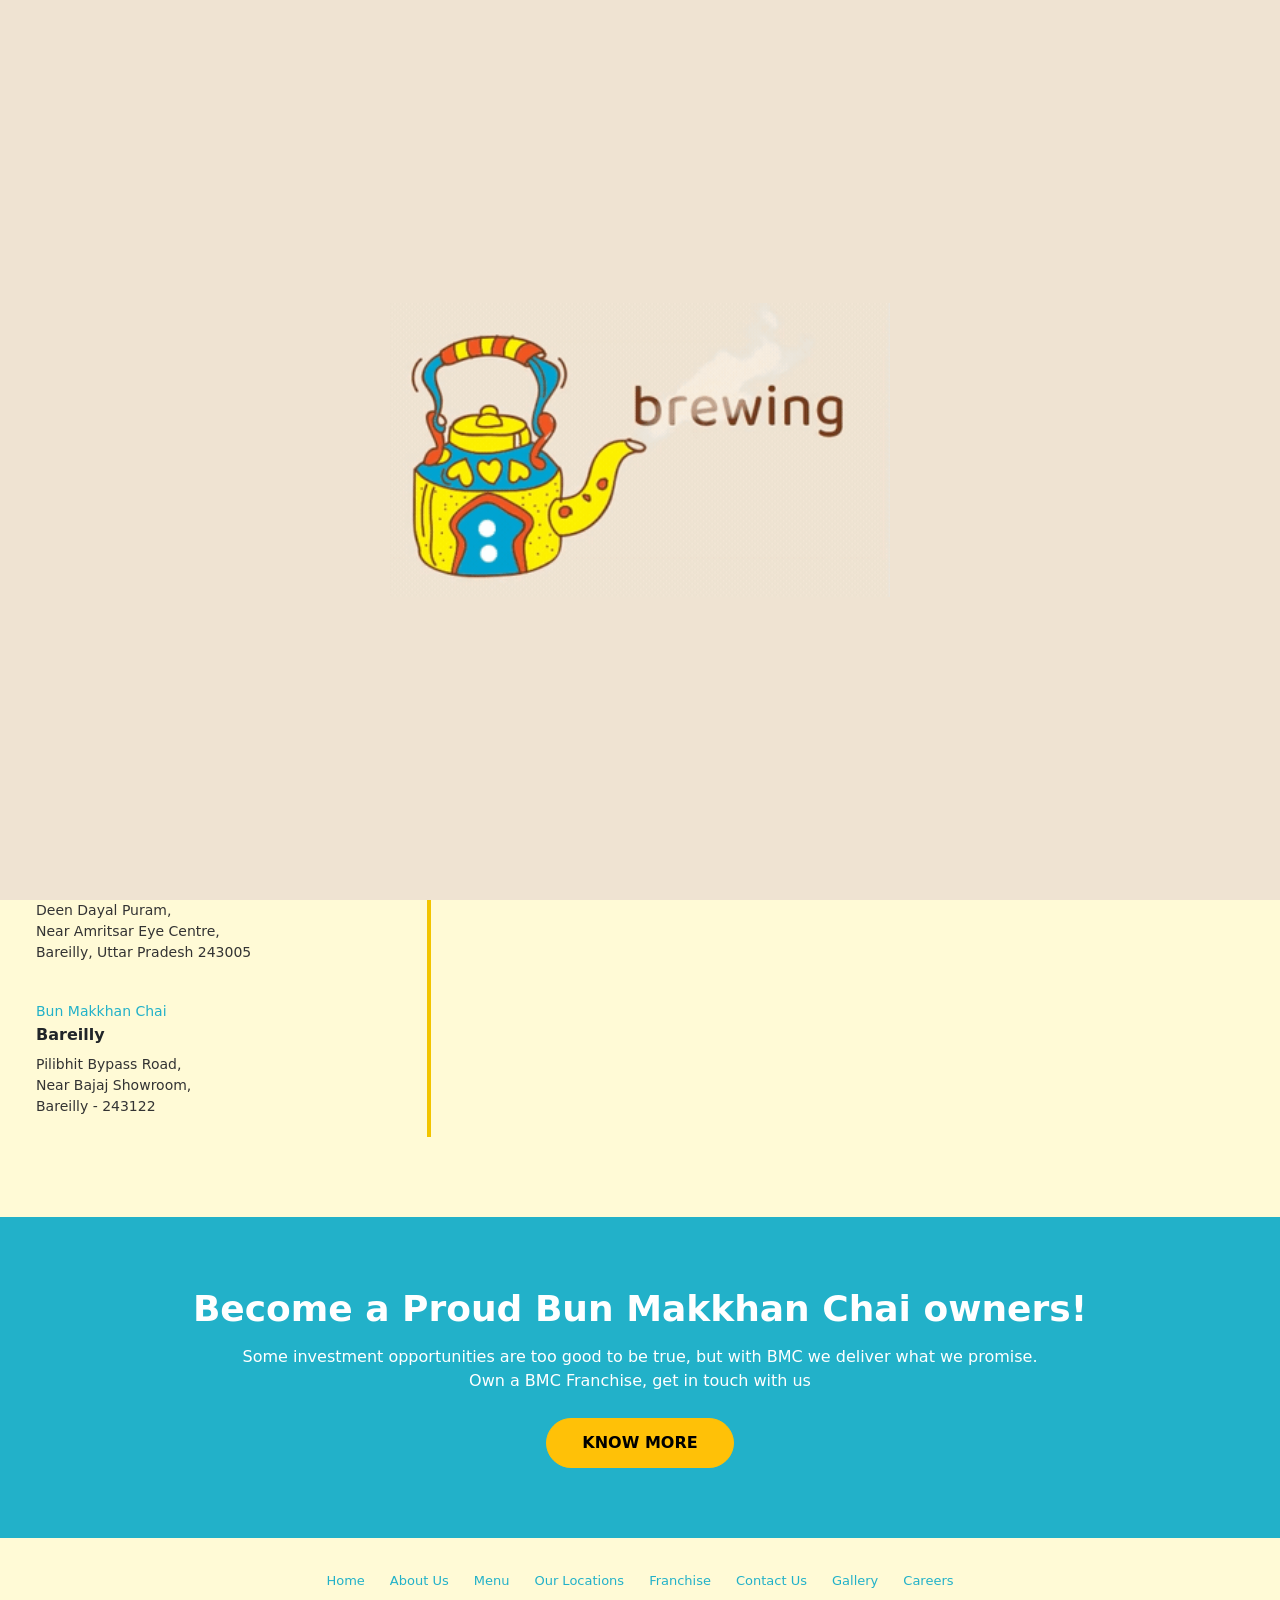
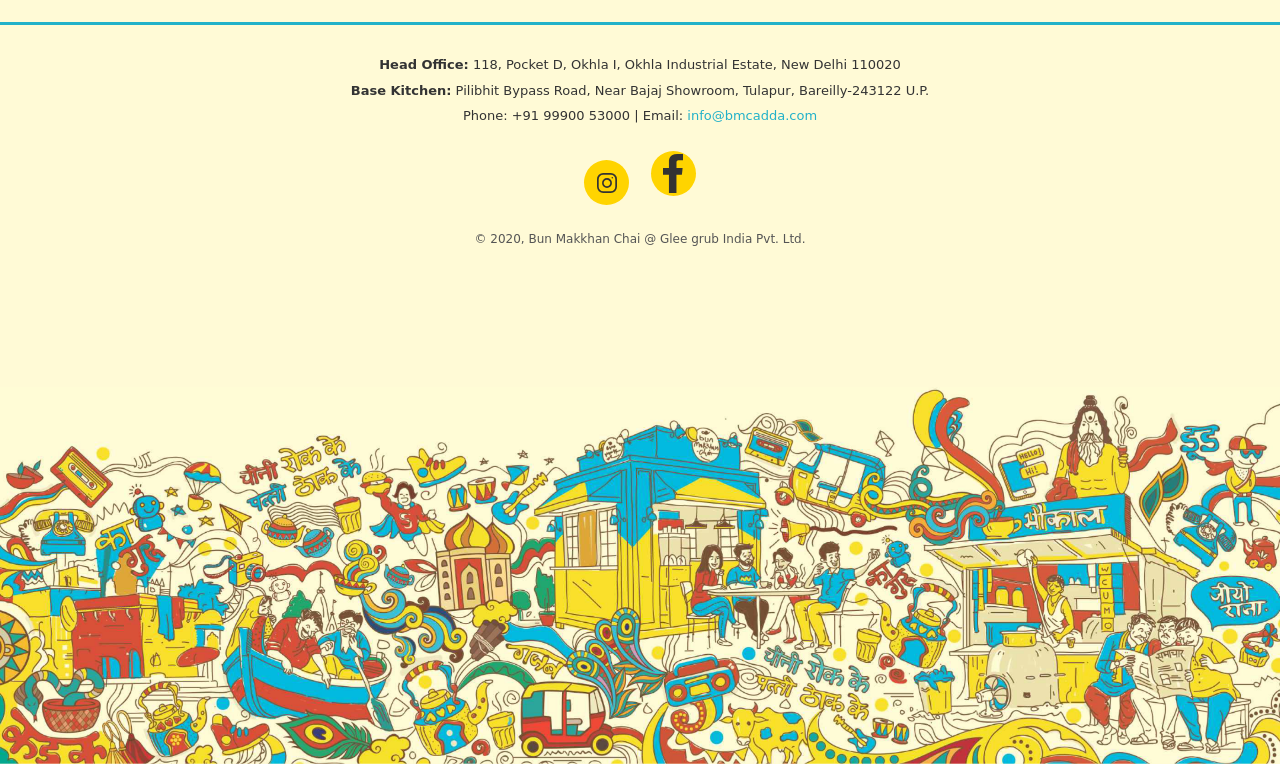
<file: location.html>
<!DOCTYPE html>
<html lang="en">
<head>
  <meta charset="UTF-8">
  <title>Bun Makkhan Chai</title>
  <meta name="viewport" content="width=device-width, initial-scale=1">
  <link rel="shortcut icon" href="./assets/images/favicon/favicon.png" type="image/x-icon">
  <!-- Bootstrap CSS -->
  <link href="https://cdn.jsdelivr.net/npm/bootstrap@5.3.2/dist/css/bootstrap.min.css" rel="stylesheet">
<link rel="stylesheet" href="./assets/css/style.css">
</head>

<body>

<!-- Header Section of location page Start -->

<header class="header sticky-top">
  <nav class="navbar navbar-expand-lg custom-navbar">
    <div class="container-fluid position-relative">

      <!-- Mobile Toggle -->
      <button class="navbar-toggler d-lg-none" type="button"
        data-bs-toggle="collapse"
        data-bs-target="#bmcNavbar"
        aria-controls="bmcNavbar"
        aria-expanded="false"
        aria-label="Toggle navigation">
        <span class="navbar-toggler-icon"></span>
      </button>

      <!-- Center Logo -->
      <a class="navbar-brand center-logo" href="index.html">
        <img src="./assets/images/logo/logo.png" alt="Bun Makkhan Chai Logo">
      </a>

      <!-- Nav Menu -->
      <div class="collapse navbar-collapse" id="bmcNavbar">

        <!-- Left Menu -->
        <ul class="navbar-nav me-auto align-items-center">
          <li class="nav-item">
            <a class="nav-link" href="index.html">HOME</a>
          </li>
          <li class="nav-item">
            <a class="nav-link" href="about.html">ABOUT US</a>
          </li>
          <li class="nav-item">
            <a class="nav-link" href="menu.html">MENU</a>
          </li>
          <li class="nav-item">
            <a class="nav-link active" href="location.html">OUR LOCATIONS</a>
          </li>
        </ul>

        <!-- Right Menu -->
        <ul class="navbar-nav ms-auto align-items-center">
          <li class="nav-item">
            <a class="nav-link" href="gallery.html">GALLERY</a>
          </li>
          <li class="nav-item">
            <a class="nav-link" href="franchise.html">FRANCHISE</a>
          </li>
          <li class="nav-item">
            <a class="nav-link" href="careers.html">CAREERS</a>
          </li>
          <li class="nav-item">
            <a class="nav-link" href="contact-us.html">CONTACT US</a>
          </li>
        </ul>

      </div>
    </div>
  </nav>
</header>

<!-- Header Section of location page End -->

<!-- First Section of location page Start -->
 
<section class="gupshup-section">
  <div class="container">
    <div class="row align-items-center">

      <!-- Left Image -->
      <div class="col-lg-6 text-center mb-4 mb-lg-0">
        <img src="./assets/images/location/location_top.png"
             class="img-fluid gupshup-img"
             alt="BMC Location Illustration">
      </div>

      <!-- Right Content -->
      <div class="col-lg-6">
        <h2 class="gupshup-title">
          Craving some <br> Gupshup?
        </h2>
        <p class="gupshup-text">
          Hop over to your nearest BMC outlet, we have got the Tea
          boiling and Buns Buttered
        </p>
      </div>

    </div>
  </div>
</section>

<!-- First Section of location page End -->

<!-- Second Section of location page Start -->

<section class="location-block">
  <div class="container-fluid">
    <div class="row location-wrapper gx-0">

      <!-- Left Address Lift -->
      <div class="col-lg-4 location-left">

        <div class="location-address active" data-map="map1">
          <h6>Bun Makkhan Chai</h6>
          <h5>Rampur Garden</h5>
          <p>
            35J, 14, opposite Indian Oil Bhavan,<br>
            Rampur Garden, Bareilly,<br>
            Uttar Pradesh 243001
          </p>
        </div>

        <div class="location-address" data-map="map2">
          <h6>Bun Makkhan Chai</h6>
          <h5>DD Puram</h5>
          <p>
            Deen Dayal Puram,<br>
            Near Amritsar Eye Centre,<br>
            Bareilly, Uttar Pradesh 243005
          </p>
        </div>

        <div class="location-address" data-map="map3">
          <h6>Bun Makkhan Chai</h6>
          <h5>Bareilly</h5>
          <p>
            Pilibhit Bypass Road,<br>
            Near Bajaj Showroom,<br>
            Bareilly - 243122
          </p>
        </div>

      </div>

      <!-- Right Map -->
      <div class="col-lg-8 location-right">

        <div class="map-box active" id="map1">
          <iframe src="https://www.google.com/maps/embed?pb=!1m18!1m12!1m3!1d3511.3328591186946!2d79.42201371464076!3d28.34878460361805!2m3!1f0!2f0!3f0!3m2!1i1024!2i768!4f13.1!3m3!1m2!1s0x39a001c57b4f763f%3A0x1fccbb9014425ae9!2sBun%20Makkhan%20Chai!5e0!3m2!1sen!2sin!4v1618908997435!5m2!1sen!2sin"
            loading="lazy"></iframe>
        </div>

        <div class="map-box" id="map2">
          <iframe src="https://www.google.com/maps/embed?pb=!1m18!1m12!1m3!1d3510.2696893555762!2d79.4279843146414!3d28.380921302175768!2m3!1f0!2f0!3f0!3m2!1i1024!2i768!4f13.1!3m3!1m2!1s0x39a0077a2f22ca31%3A0xe49e609cb4096bfd!2sBun%20Makkhan%20Chai%20DD%20Puram!5e0!3m2!1sen!2sin!4v1618909879788!5m2!1sen!2sin"
            loading="lazy"></iframe>
        </div>

        <div class="map-box" id="map3">
          <iframe src="https://www.google.com/maps/embed?pb=!1m18!1m12!1m3!1d3510.6303056955408!2d79.45271671464121!3d28.370024602664945!2m3!1f0!2f0!3f0!3m2!1i1024!2i768!4f13.1!3m3!1m2!1s0x39a006c0a9177f61%3A0xace0dec9bf69b8db!2sPilibhit%20Bypass%20Rd%2C%20Tulsi%20Nagar%2C%20Bareilly%2C%20Uttar%20Pradesh!5e0!3m2!1sen!2sin!4v1618910615887!5m2!1sen!2sin"
            loading="lazy"></iframe>
        </div>

      </div>
    </div>
  </div>
</section>

<!-- Second Section of location page End -->

<!-- Third Section of location page Start -->

<section class="bmc-cta">
  <div class="container text-center">
    <h2>Become a Proud Bun Makkhan Chai owners!</h2>
    <p>
      Some investment opportunities are too good to be true, but with BMC we
      deliver what we promise. Own a BMC Franchise, get in touch with us
    </p>
    <a href="#" class="btn btn-warning cta-btn">KNOW MORE</a>
  </div>
</section>

<!-- Third Section of location page End -->

<!-- Footer Section of location page Start -->

<footer class="bmc-footer">

  <!-- Footer Menu -->
  <div class="footer-menu-wrap">
    <ul class="footer-nav">
      <li><a href="index.html">Home</a></li>
      <li><a href="about.html">About Us</a></li>
      <li><a href="menu.html">Menu</a></li>
      <li><a href="location.html">Our Locations</a></li>
      <li><a href="franchise.html">Franchise</a></li>
      <li><a href="contact-us.html">Contact Us</a></li>
      <li><a href="gallery.html">Gallery</a></li>
      <li><a href="careers.html">Careers</a></li>
    </ul>
  </div>

  <div class="container text-center">

    <div class="footer-info">
      <p>
        <strong>Head Office:</strong> 118, Pocket D, Okhla I, Okhla Industrial Estate, New Delhi 110020
      </p>
      <p>
        <strong>Base Kitchen:</strong> Pilibhit Bypass Road, Near Bajaj Showroom, Tulapur, Bareilly-243122 U.P.
      </p>
      <p>
        Phone: +91 99900 53000 |
        Email: <a href="mailto:info@bmcadda.com">info@bmcadda.com</a>
      </p>
    </div>

    <div class="footer-social">
      <a href="#"><img src="./assets/images/home/instagram.svg" alt=""></a>
      <a href="#"><img src="./assets/images/home/facebook.svg" alt=""></a>
    </div>

    <p class="footer-copy">
      © 2020, Bun Makkhan Chai @ Glee grub India Pvt. Ltd.
    </p>

  </div>
</footer>

<!-- Footer Section of location page End -->

<!-- Script for Right locations in location Page  -->

<script>
  const addresses = document.querySelectorAll(".location-address");
  const maps = document.querySelectorAll(".map-box");

  addresses.forEach(address => {
    address.addEventListener("click", () => {
      addresses.forEach(a => a.classList.remove("active"));
      maps.forEach(m => m.classList.remove("active"));

      address.classList.add("active");
      document.getElementById(address.dataset.map).classList.add("active");
    });
  });
</script>

<!-- Page Loader -->
<div class="se-pre-con">
  <img src="./assets/loader/loader.gif" alt="brewing">
</div>

<!-- Script for Page Loader in location Page  -->

<script>
  document.addEventListener("DOMContentLoaded", function () {

    const loader = document.querySelector(".se-pre-con");

    window.addEventListener("load", function () {
      setTimeout(() => {
        loader.classList.add("hide");
      }, 1500); // 1 second
    });

    document.querySelectorAll(".navbar a[href]").forEach(link => {
      link.addEventListener("click", function () {
        const href = this.getAttribute("href");
        if (href && href !== "#" && !href.startsWith("javascript")) {
          loader.classList.remove("hide");
        }
      });
    });

  });
</script>

<!-- Bootstrap CSS -->
<script src="https://cdn.jsdelivr.net/npm/bootstrap@5.3.2/dist/js/bootstrap.bundle.min.js"></script>

</body>
</html>
</file>
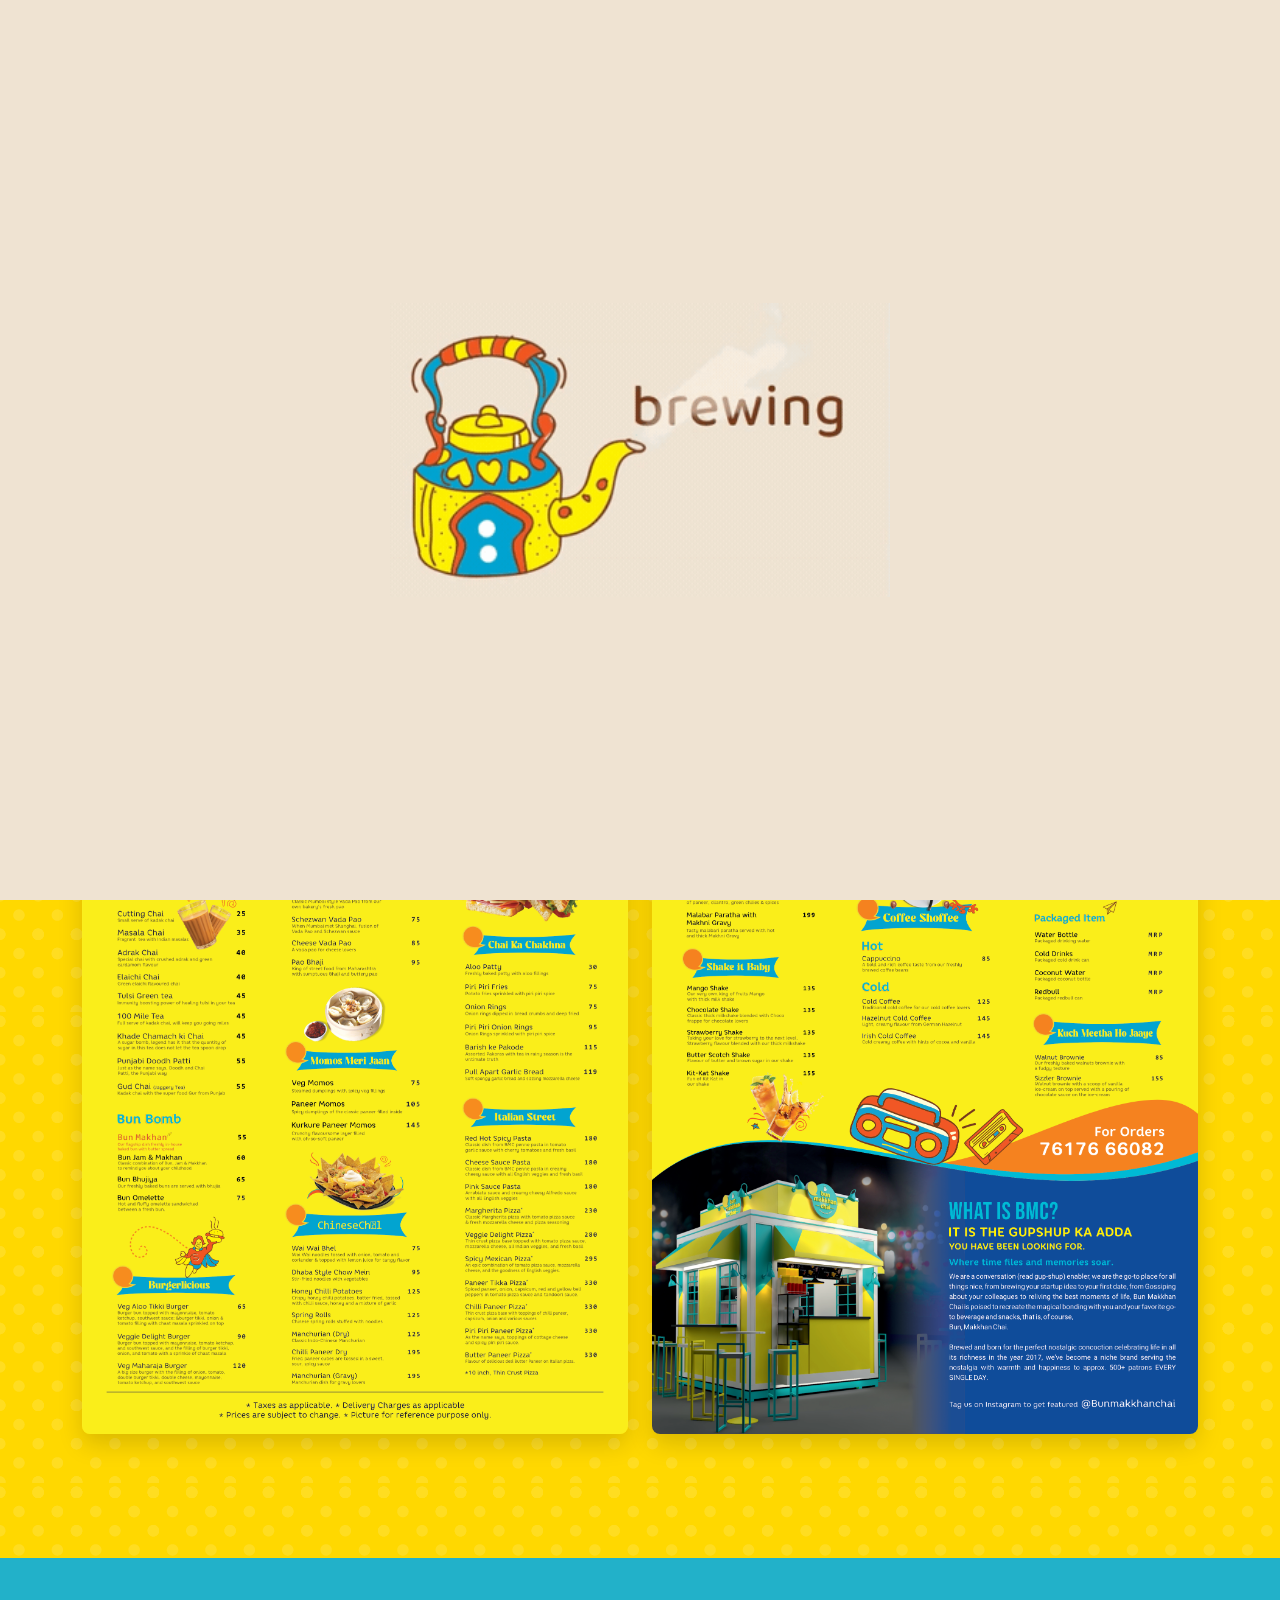
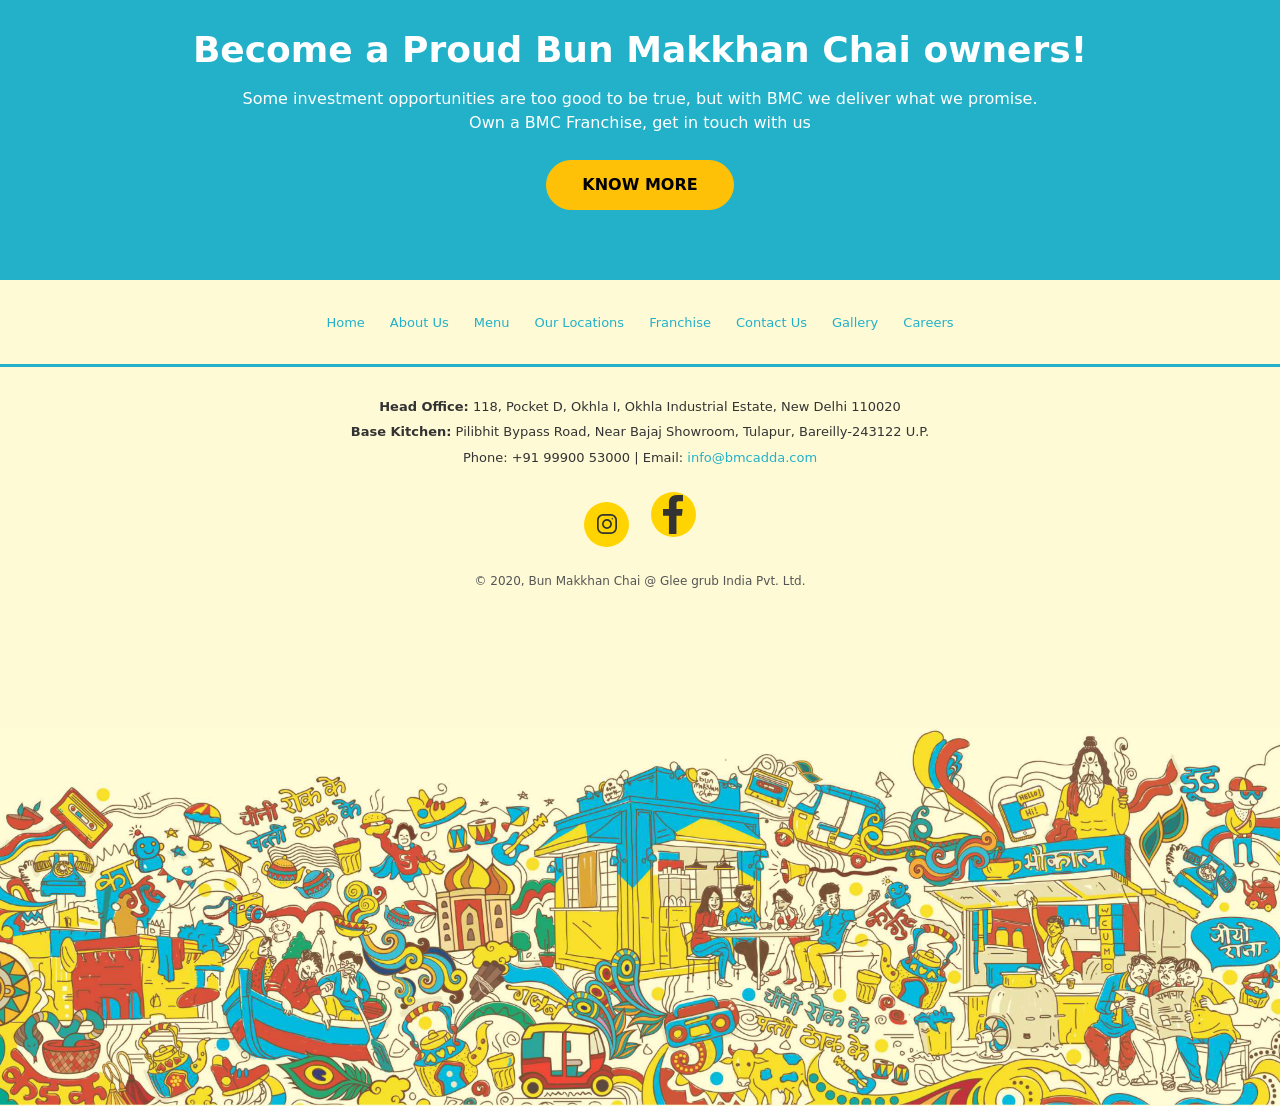
<file: menu.html>
<!DOCTYPE html>
<html lang="en">
<head>
  <meta charset="UTF-8">
  <title>Bun Makkhan Chai</title>
  <meta name="viewport" content="width=device-width, initial-scale=1">
  <link rel="shortcut icon" href="./assets/images/favicon/favicon.png" type="image/x-icon">
  <!-- Bootstrap CSS -->
  <link href="https://cdn.jsdelivr.net/npm/bootstrap@5.3.2/dist/css/bootstrap.min.css" rel="stylesheet">
<link rel="stylesheet" href="./assets/css/style.css">
</head>

<body>

<!-- Header Section of Menu page Start -->

<header class="header sticky-top">
  <nav class="navbar navbar-expand-lg custom-navbar">
    <div class="container-fluid position-relative">

      <!-- Mobile Toggle -->
      <button class="navbar-toggler d-lg-none" type="button"
        data-bs-toggle="collapse"
        data-bs-target="#bmcNavbar"
        aria-controls="bmcNavbar"
        aria-expanded="false"
        aria-label="Toggle navigation">
        <span class="navbar-toggler-icon"></span>
      </button>

      <!-- Center Logo -->
      <a class="navbar-brand center-logo" href="index.html">
        <img src="./assets/images/logo/logo.png" alt="Bun Makkhan Chai Logo">
      </a>

      <!-- Nav Menu -->
      <div class="collapse navbar-collapse" id="bmcNavbar">

        <!-- Left Menu -->
        <ul class="navbar-nav me-auto align-items-center">
          <li class="nav-item">
            <a class="nav-link" href="index.html">HOME</a>
          </li>
          <li class="nav-item">
            <a class="nav-link" href="about.html">ABOUT US</a>
          </li>
          <li class="nav-item">
            <a class="nav-link active" href="menu.html">MENU</a>
          </li>
          <li class="nav-item">
            <a class="nav-link" href="location.html">OUR LOCATIONS</a>
          </li>
        </ul>

        <!-- Right Menu -->
        <ul class="navbar-nav ms-auto align-items-center">
          <li class="nav-item">
            <a class="nav-link" href="gallery.html">GALLERY</a>
          </li>
          <li class="nav-item">
            <a class="nav-link" href="franchise.html">FRANCHISE</a>
          </li>
          <li class="nav-item">
            <a class="nav-link" href="careers.html">CAREERS</a>
          </li>
          <li class="nav-item">
            <a class="nav-link" href="contact-us.html">CONTACT US</a>
          </li>
        </ul>

      </div>
    </div>
  </nav>
</header>

<!-- Header Section of Menu page End -->

<!-- First Section of Menu page Start -->
 
<section class="food-mood-section">
  <div class="container">

    <!-- Top Content -->
    <div class="row align-items-center mb-5">

      <!-- Left Image -->
      <div class="col-lg-6 text-center mb-4 mb-lg-0">
        <img src="./assets/images/home/slide2.png"
             class="img-fluid food-circle"
             alt="Bun Makkhan Chai Food">
      </div>

      <!-- Right Content -->
      <div class="col-lg-6">
        <h2 class="food-title">Food For <br> every mood!</h2>
        <p class="food-text">
          Sad, Happy, Furious, Top of the World, Joyful, Lazy. There’s food
          for your every mood, go check it out and let your tummy make
          some noise.
        </p>
      </div>

    </div>

    <!-- Menu Cards -->
    <div class="row justify-content-center menu-images">

      <div class="col-lg-6 col-md-6 mb-4 text-center">
        <img src="./assets/images/menu/99a.png"
             class="img-fluid menu-card"
             alt="Menu Card 1">
      </div>

      <div class="col-lg-6 col-md-6 mb-4 text-center">
        <img src="./assets/images/menu/99.png"
             class="img-fluid menu-card"
             alt="Menu Card 2">
      </div>

    </div>

  </div>
</section>

<!-- First Section of Menu page End -->

<!-- Second Section of Menu page Start -->

<section class="bmc-cta">
  <div class="container text-center">
    <h2>Become a Proud Bun Makkhan Chai owners!</h2>
    <p>
      Some investment opportunities are too good to be true, but with BMC we
      deliver what we promise. Own a BMC Franchise, get in touch with us
    </p>
    <a href="#" class="btn btn-warning cta-btn">KNOW MORE</a>
  </div>
</section>

<!-- Second Section of Menu page End -->

<!-- Footer Section of Menu page Start -->

<footer class="bmc-footer">

  <!-- Footer Menu -->
  <div class="footer-menu-wrap">
    <ul class="footer-nav">
      <li><a href="index.html">Home</a></li>
      <li><a href="about.html">About Us</a></li>
      <li><a href="menu.html">Menu</a></li>
      <li><a href="location.html">Our Locations</a></li>
      <li><a href="franchise.html">Franchise</a></li>
      <li><a href="contact-us.html">Contact Us</a></li>
      <li><a href="gallery.html">Gallery</a></li>
      <li><a href="careers.html">Careers</a></li>
    </ul>
  </div>

  <div class="container text-center">

    <div class="footer-info">
      <p>
        <strong>Head Office:</strong> 118, Pocket D, Okhla I, Okhla Industrial Estate, New Delhi 110020
      </p>
      <p>
        <strong>Base Kitchen:</strong> Pilibhit Bypass Road, Near Bajaj Showroom, Tulapur, Bareilly-243122 U.P.
      </p>
      <p>
        Phone: +91 99900 53000 |
        Email: <a href="mailto:info@bmcadda.com">info@bmcadda.com</a>
      </p>
    </div>

    <div class="footer-social">
      <a href="#"><img src="./assets/images/home/instagram.svg" alt=""></a>
      <a href="#"><img src="./assets/images/home/facebook.svg" alt=""></a>
    </div>

    <p class="footer-copy">
      © 2020, Bun Makkhan Chai @ Glee grub India Pvt. Ltd.
    </p>

  </div>
</footer>

<!-- Footer Section of Menu page End -->

<!-- Page Loader -->
<div class="se-pre-con">
  <img src="./assets/loader/loader.gif" alt="brewing">
</div>

<!-- Script for Page Loader in location Page  -->

<script>
  document.addEventListener("DOMContentLoaded", function () {

    const loader = document.querySelector(".se-pre-con");

    window.addEventListener("load", function () {
      setTimeout(() => {
        loader.classList.add("hide");
      }, 1500); // 1 second
    });

    document.querySelectorAll(".navbar a[href]").forEach(link => {
      link.addEventListener("click", function () {
        const href = this.getAttribute("href");
        if (href && href !== "#" && !href.startsWith("javascript")) {
          loader.classList.remove("hide");
        }
      });
    });

  });
</script>

<!-- Bootstrap CSS -->
<script src="https://cdn.jsdelivr.net/npm/bootstrap@5.3.2/dist/js/bootstrap.bundle.min.js"></script>

</body>
</html>
</file>
<file: assets/css/style.css>
/*Page Loader All Page Section Start*/

.se-pre-con {
  position: fixed;
  inset: 0;
  /* background-color: #fffad6; */
  background: #EFE3D2;
  display: flex;
  align-items: center;
  justify-content: center;
  z-index: 1055; 
}

.se-pre-con img {
  width: 500px;
}

/* Hide loader */
.se-pre-con.hide {
  display: none;
}

/*Page Loader All Page Section End*/

/* Navabar Section For All Page  Start */

/* Nvabar Base */
.custom-navbar {
  background: #fffad6;
  padding: 22px 0;
  position: relative;
  z-index: 999;
  height: 70px;
}

/* Links */
.custom-navbar .nav-link {
  color: #00a6c8;
  font-weight: 600;
  font-size: 14px;
  margin: 0 14px;
  position: relative;
}

/* Underline Animation */
.custom-navbar .nav-link::after {
  content: "";
  position: absolute;
  left: 0;
  bottom: -10px;
  width: 0;
  height: 4px;
  background: #ffd400;
  transition: 0.3s ease;
}

.custom-navbar .nav-link:hover::after,
.custom-navbar .nav-link.active::after {
  width: 100%;
}

/* Center Logo Fix */

.center-logo {
  position: absolute;
  margin: 0 auto;
  width: 190px;
  padding: 0px;
  text-align: center;
  left: 0;
  top: 0;
  right: 0;
}

.center-logo img {
  height: 120px;
}

/* Mobile */

@media (max-width: 991px) {
  .custom-navbar {
    background: #20b3cf;
    padding: 15px 20px;
  }

  .center-logo {
    display: block;
    width: 210px;
  }

  .navbar-collapse {
    background: #20b3cf;
    height: 100vh;
    padding-top: 90px;
    text-align: center;
  }

  .navbar-nav {
    gap: 12px;
  }

  .custom-navbar .nav-link {
    color: #fff;
    font-size: 18px;
  }

  .custom-navbar .nav-link::after {
    display: none;
  }
}

/* Navabar Section For All Page End */

/* <!-- First secton of Home Page  Start--> */

.hero-slide {
  min-height: 90vh;
  display: flex;
  align-items: center;
  background-size: cover;
  background-position: center;
  background-repeat: no-repeat;
  padding: 60px 0;
}

.slide-yellow {
  background-image: url("../images/home/slider_bg.png");
  color: #20b3cf;
}

.slide-blue {
  background-image: url("../images/home/slider_bg4.png");
  color: #ffd400;
}

.hero-content h1 {
  font-size: 60px;
  font-weight: 800;
  line-height: 1.1;
}

.hero-content p {
  font-size: 18px;
  margin-top: 15px;
  max-width: 520px;
}

/* Indicators */
.carousel-indicators [data-bs-target] {
  width: 10px;
  height: 10px;
  border-radius: 50%;
}

/* Custom Arrows */
.carousel-control-prev,
.carousel-control-next {
  width: 60px;
  opacity: 1;
}

.carousel-control-prev img,
.carousel-control-next img {
  width: 40px;
}

.arrow-color {
  display: none;
}

.carousel-control-prev:hover .arrow-gray,
.carousel-control-next:hover .arrow-gray {
  display: none;
}

.carousel-control-prev:hover .arrow-color,
.carousel-control-next:hover .arrow-color {
  display: block;
}

/* Mobile & Tablet*/
@media (max-width: 991px) {
  .hero-slide {
    min-height: auto;
    padding: 40px 15px;
    text-align: center;
  }

  .hero-content {
    order: 2;
    margin-top: 30px;
  }

  .hero-content h1 {
    font-size: 34px;
  }

  .hero-content p {
    font-size: 16px;
    max-width: 100%;
  }

  .hero-image {
    order: 1;
    margin-bottom: 20px;
  }

  .hero-image img {
    max-width: 90%;
    height: auto;
  }

  /* arrows slightly lower on mobile */
  .carousel-control-prev,
  .carousel-control-next {
    top: 40%;
  }
}

/* <!-- First secton of Home Page End --> */

/* <!-- Second section of Home Page Start --> */

.apna-tashan-section {
  background: #fffbdc;
  position: relative;
  overflow: hidden;
  padding: 100px 0;
}

/* Left Image */
.tashan-illustration img {
  max-width: 100%;
  height: auto;
}

/* Right Content */
.tashan-content h2 {
  font-size: 48px;
  font-weight: 700;
  color: #22b1c9;
  margin-bottom: 20px;
}

.tashan-content p {
  font-size: 16px;
  line-height: 1.8;
  color: #333;
  max-width: 520px;
}

.btn-know-more {
  background: #ffd400;
  border: none;
  color: #000;
  padding: 12px 32px;
  border-radius: 50px;
  margin-top: 20px;
  font-weight: 600;
}

/* Floting Icons */
.floating-icon {
  position: absolute;
  z-index: 1;
}

.icon-robo {
  left: 40px;
  bottom: 40px;
  width: 70px;
}

.icon-plan {
  right: 120px;
  top: 80px;
  width: 60px;
}

.icon-cup {
  right: 40px;
  top: 120px;
  width: 70px;
}

.bottom-fish {
  position: absolute;
  bottom: 0;
  left: 50%;
  transform: translateX(-0%);
  width: 50%;
  max-width: 800px;
  z-index: 0;
  pointer-events: none;
}

/*  Responsive  */
@media (max-width: 991px) {
  .apna-tashan-section {
    padding: 60px 0;
    text-align: center;
  }

  .tashan-content h2 {
    font-size: 34px;
  }

  .tashan-content p {
    max-width: 100%;
  }

  .floating-icon {
    display: none;
  }

  .bottom-fish {
    width: 100%;
  }
}

/* <!-- Second section of Home Page End --> */

/* <!-- Third section of Home Page Start --> */

.apne-adde-section {
  background: #ffd400;
  position: relative;
  overflow: hidden;
  padding: 100px 0 140px;
  text-align: center;
}

/* Header */
.apne-adde-section h2 {
  font-size: 48px;
  font-weight: 700;
  color: #22b1c9;
  margin-bottom: 10px;
}

.apne-adde-section p.subtitle {
  max-width: 720px;
  margin: 0 auto 60px;
  font-size: 15px;
  color: #000;
}

/* Location Card */
.location-card {
  text-align: center;
}

.location-icon {
  width: 140px;
  height: 140px;
  background: #fff;
  border-radius: 50%;
  display: flex;
  align-items: center;
  justify-content: center;
  margin: 0 auto 20px;
}

.location-icon img {
  width: 60px;
}

.location-card h5 {
  font-size: 16px;
  font-weight: 600;
  margin-bottom: 10px;
}

.location-card p {
  font-size: 13px;
  line-height: 1.6;
  margin: 0;
}

/* Button */
.btn-directions {
  background: #22b1c9;
  color: #fff;
  border-radius: 50px;
  padding: 12px 36px;
  font-size: 14px;
  margin-top: 50px;
}

/* Image */
.adde-ricksaw {
  position: absolute;
  bottom: 0;
  left: 40px;
  width: 200px;
}

.adde-city {
  position: absolute;
  bottom: 0;
  right: 0;
  width: 260px;
}

/*  Responsive  */
@media (max-width: 991px) {
  .apne-adde-section {
    padding: 60px 15px 100px;
  }

  .apne-adde-section h2 {
    font-size: 32px;
  }

  .location-icon {
    width: 120px;
    height: 120px;
  }

  .adde-ricksaw,
  .adde-city {
    display: none;
  }
}

/* Menu section */
.food-mood-section {
  background: #ffffff;
}

/* Title */
.section-title {
  font-size: 48px;
  font-weight: 700;
  color: #1cb1cd;
  margin-bottom: 10px;
}

.section-subtitle {
  font-size: 18px;
  max-width: 750px;
  margin: 0 auto 50px;
  color: #555;
}

/* <!-- Third section of Home Page End --> */

/* <!-- Forth section of Home Page Start--> */

.pet_puja_block {
  position: relative;
  padding: 70px 0 20px 0;
  background-color: #ffffff;
  background-image: url("../images/home/pet.png");
  background-position: right top;
  background-repeat: no-repeat;
  background-size: 250px;
}

/* Heading */

.pet_puja_title {
  font-size: 42px;
  font-weight: 700;
  color: #1cb1cd;
  margin-bottom: 10px;
}

.pet_puja_subtitle {
  max-width: 900px;
  margin: 0 auto 50px;
  font-size: 16px;
  line-height: 1.6;
  color: #333;
}

/* Menu Card */

.pet_menu_card {
  text-align: center;
  padding: 20px;
  cursor: pointer;
  position: relative;
  border-radius: 12px;
  transition: transform 0.3s ease;
}

/* Image */
.pet_menu_card img {
  max-width: 180px;
  margin-bottom: 20px;
}

/* Title */
.pet_menu_card h5 {
  color: #1cb1cd;
  font-weight: 700;
  font-size: 16px;
  margin-bottom: 8px;
}

/* Description */
.pet_menu_card p {
  font-size: 14px;
  color: #555;
  margin-bottom: 0;
}

/* Full Border (Hover + Click) */

.pet_menu_card::before {
  content: "";
  position: absolute;
  inset: 0;
  border: 2px dashed #1cb1cd;
  border-radius: 12px;
  opacity: 0;
  pointer-events: none;
  transition: opacity 0.3s ease;
}

/* Hover border */
.pet_menu_card:hover::before {
  opacity: 1;
}

/* Active border */
.pet_menu_card.active::before {
  opacity: 1;
}

/* Keep content above border */
.pet_menu_card img,
.pet_menu_card h5,
.pet_menu_card p {
  position: relative;
  z-index: 2;
}

/* Button */

.pet_menu_btn {
  background: #1cb1cd;
  color: #ffffff;
  padding: 12px 40px;
  border-radius: 50px;
  font-weight: 600;
  text-decoration: none;
  display: inline-block;
  transition: background 0.3s ease;
}

.pet_menu_btn:hover {
  background: #1697ae;
  color: #ffffff;
}

/* Carousel Controls */

.pet_puja_block .carousel-control-prev-icon,
.pet_puja_block .carousel-control-next-icon {
  filter: invert(42%) sepia(92%) saturate(454%) hue-rotate(153deg);
}

/* Responsive */

@media (max-width: 768px) {
  .pet_puja_title {
    font-size: 32px;
  }

  .pet_menu_card img {
    max-width: 150px;
  }
}

/* <!-- Forth section of Home Page End--> */

/* <!-- Fifth section of Home Page Start--> */

.Lallo__block {
  position: relative;
  padding: 40px 0 160px;
  background-color: #fffad6;

  /* Background Image */
  background-image: url("../images/home/Chappo.png");
  background-repeat: no-repeat;
  background-position: right bottom;
  background-size: 600px auto;
}

/* Heading */
.text_wrapper {
  text-align: center;
  margin-bottom: 70px;
}

.Lallo__block h1 {
  font-size: 48px;
  color: #22b1c9;
  font-weight: 700;
}

.Lallo__block p {
  font-size: 15px;
  color: #333;
}

/* Cards */
.Adde_Services {
  text-align: center;
  padding: 20px;
}

.Adde_Services .icon img {
  width: 110px;
  margin-bottom: 15px;
}

.en_head {
  font-size: 14px;
  font-weight: 600;
  color: #22b1c9;
  margin-bottom: 10px;
}

.en_head_2 {
  font-size: 13px;
  line-height: 1.6;
  color: #444;
}

/* Carousel arrows */
.carousel-control-prev,
.carousel-control-next {
  width: 5%;
}

.carousel-control-prev-icon,
.carousel-control-next-icon {
  filter: invert(60%);
}

/* Responsive */
@media (max-width: 991px) {
  .Lallo__block {
    background-size: 80%;
    background-position: center bottom;
    padding-bottom: 220px;
  }
}

/* <!-- Fifth section of Home Page End--> */

/* <!-- Sixth section of Home Page Start--> */

.bmc-cta {
  background-color: #22b1c9;
  padding: 70px 15px;
  color: #fff;
}

.bmc-cta h2 {
  font-size: 36px;
  font-weight: 700;
  margin-bottom: 15px;
}

.bmc-cta p {
  max-width: 800px;
  margin: 0 auto 25px;
  font-size: 16px;
}

.bmc-cta .cta-btn {
  padding: 12px 35px;
  font-weight: 600;
  border-radius: 30px;
}

/* <!-- Sixth section of Home Page End--> */

/* <!-- Footer section of Home Page Start--> */
.bmc-footer {
  background-color: #fffad6;
  position: relative;

  /* Footer Illustration */
  background-image: url("../images/home/footer.png");
  background-repeat: no-repeat;
  background-position: center bottom;
  background-size: 100% auto; 

  padding-bottom: 500px;
}

.footer-menu-wrap {
  border-bottom: 3px solid #22b1c9;
  padding: 30px 0;
  text-align: center;
}

.footer-nav {
  list-style: none;
  padding: 0;
  margin: 0;
  display: flex;
  justify-content: center;
  flex-wrap: wrap;
  gap: 25px;
}

.footer-nav a {
  text-decoration: none;
  font-size: 13px;
  color: #22b1c9;
  font-weight: 500;
}

/* Address */
.footer-info {
  margin-top: 30px;
}

.footer-info p {
  font-size: 13px;
  margin-bottom: 6px;
  color: #333;
}

.footer-info a {
  color: #22b1c9;
  text-decoration: none;
}

/* Social */
.footer-social {
  margin: 25px 0;
}

.footer-social a {
  display: inline-flex;
  width: 45px;
  height: 45px;
  background: #ffd400;
  border-radius: 50%;
  align-items: center;
  justify-content: center;
  margin: 0 8px;
}

.footer-social img {
  width: 20px;
}

/* Footer Copy */
.footer-copy {
  font-size: 12px;
  color: #555;
}

/* Responsive */
@media (max-width: 768px) {
  .bmc-footer {
    background-size: auto 240px;
    padding-bottom: 240px;
  }
}

/* <!-- Footer section of Home Page End --> */

/* Home Page End  */

/* About Page start */

/* <!-- First Section of About-Us page Start --> */

.bhokaal-section {
  background-image: url("../images/franchise/location_bg.png");
  background-repeat: repeat;
  background-size: auto;
  background-color: #ffd400;
  padding: 100px 0;
  position: relative;
  overflow: hidden;
}

/* Image */
.bhokaal-img {
  max-width: 520px;
}

/* Tittle*/
.bhokaal-title {
  color: #1fb3cf;
  font-size: 42px;
  font-weight: 700;
  line-height: 1.2;
  margin-bottom: 25px;
}

/* Text */
.bhokaal-text {
  color: #ffffff;
  font-size: 15px;
  line-height: 1.7;
  margin-bottom: 15px;
  max-width: 460px;
}

/* Mobile */
@media (max-width: 768px) {
  .bhokaal-title {
    font-size: 30px;
  }

  .bhokaal-text {
    font-size: 14px;
  }

  .bhokaal-img {
    max-width: 360px;
  }
}

/* <!-- First Section of About-Us page End --> */

/* <!-- Second Section of About-Us page Start --> */
 
.apna-tashan {
  position: relative;
  background-color: #fffbd8;
  padding: 90px 0 180px;
  overflow: hidden;

  /* MULTIPLE BACKGROUND IMAGES */
  background-image: url("../images/home/plan.png"),
    url("../images/home/cup.png"), url("../images/home/robo.png"),
    url("../images/about/fish2.png");

  background-repeat: no-repeat, no-repeat, no-repeat, no-repeat;

  background-position: right 300px top 60px, /* plane */ right 40px top 110px,
    /* cup */ left bottom, /* robo */ right bottom; /* fish wave */

  background-size: 70px auto, 90px auto, 120px auto, 720px auto;
}

/* TITLE */
.tashan-title {
  font-size: 42px;
  font-weight: 700;
  color: #20b3cf;
  margin-bottom: 25px;
}

/* TEXT */
.apna-tashan p {
  font-size: 15px;
  line-height: 1.8;
  color: #333;
  margin-bottom: 18px;
  max-width: 520px;
}

/* Responsive */
@media (max-width: 991px) {
  .apna-tashan {
    padding: 60px 0 260px;
    background-position: right 40px top 40px, right 10px top 100px,
      left 10px bottom 160px, center bottom;
    background-size: 50px auto, 65px auto, 90px auto, 100% auto;
  }

  .tashan-title {
    font-size: 32px;
  }
}

/* <!-- Second Section of About-Us page End --> */

/* <!-- Third Section of About-Us page Start --> */

.experience-section {
  position: relative;
  background-color: #f2653a;
  padding: 90px 0 120px;
  overflow: hidden;

  /* Background Images */
  background-image: url("../images/about/cemra.png"),
    url("../images/about/ship.png");

  background-repeat: no-repeat, no-repeat;

  background-position: right 40px top 40px,  left bottom;

  background-size: 120px auto, 520px auto;
}

/* Tittle */
.exp-title {
  color: #ffffff;
  font-size: 46px;
  font-weight: 700;
  margin-bottom: 10px;
}

/* Subtittle */
.exp-subtitle {
  color: #ffffff;
  font-size: 15px;
  max-width: 720px;
  margin: 0 auto;
  line-height: 1.7;
}

/* Card */
.exp-card {
  background: #ffffff;
  padding: 40px 25px;
  height: 100%;
}

.exp-card h4 {
  color: #20b3cf;
  font-size: 22px;
  font-weight: 700;
  margin-bottom: 25px;
  letter-spacing: 1px;
}

/* List */
.exp-card ul {
  list-style: none;
  padding: 0;
  margin: 0;
}

.exp-card ul li {
  padding: 12px 0;
  font-size: 14px;
  border-bottom: 1px solid #222;
}

.exp-card ul li:last-child {
  border-bottom: none;
}

/* Responsive */
@media (max-width: 991px) {
  .experience-section {
    padding: 70px 0 100px;
    background-position: right 20px top 20px, center bottom;
    background-size: 90px auto, 100% auto;
  }

  .exp-title {
    font-size: 32px;
  }
}

/* <!-- Third Section of About-Us page End --> */

/* <!-- Forth Section of About-Us page Start --> */

.winning-section {
  position: relative;
  padding: 90px 0 120px;
  background-color: #ffffff;
  overflow: hidden;

  /* Backgrounds */
  background-image: url("../images/about/radio.png"),
    url("../images/about/auto.png");

  background-repeat: no-repeat, no-repeat;

  background-position: right 40px top 40px, left bottom;

  background-size: 140px auto, 280px auto;
}

/* Header */
.winning-header h2 {
  color: #20b3cf;
  font-size: 42px;
  font-weight: 800;
  margin-bottom: 10px;
}

.winning-header p {
  font-size: 15px;
  color: #333;
  max-width: 720px;
  margin: 0 auto;
  line-height: 1.7;
}

/* Base Box*/
.winning-box {
  padding: 28px 30px;
  font-size: 14px;
  font-weight: 600;
  text-transform: uppercase;
  margin-bottom: 16px;
  line-height: 1.6;
  cursor: pointer;
  transition: all 0.35s ease;
}

.winning-box.blue {
  background-color: #22b1c9;
  color: #ffffff;
}

/* Hover Effect */
.winning-box.blue:hover,
.winning-box.active {
  background-color: #fffad6;
  color: #22b1c9;
}

/* Responsive */
@media (max-width: 991px) {
  .winning-section {
    padding: 70px 0 90px;
    background-position: right 20px top 20px, center bottom;
    background-size: 100px auto, 100% auto;
  }

  .winning-header h2 {
    font-size: 30px;
  }

  .winning-img {
    max-width: 100%;
  }
}

/* <!-- Forth Section of About-Us page End --> */

/* About-Us Page End */

/* Menu Page start */

/* <!-- First Section of Menu page Start --> */

.food-mood-section {
  background-image: url("../images/franchise/location_bg.png");
  background-repeat: repeat;
  background-size: auto;
  background-color: #ffd400;
  padding: 100px 0;
  position: relative;
  overflow: hidden;
}

/* Food Image */
.food-circle {
  max-width: 420px;
}

/* Text */
.food-title {
  font-size: 48px;
  font-weight: 800;
  color: #ffffff;
  margin-bottom: 20px;
}

.food-text {
  font-size: 18px;
  line-height: 1.7;
  color: #ffffff;
  max-width: 480px;
}

/* Menu Cards */
.menu-images {
  margin-top: 40px;
}

.menu-card {
  max-width: 100%;
  border-radius: 8px;
  box-shadow: 0 10px 25px rgba(0, 0, 0, 0.15);
}

/* Responsive */
@media (max-width: 768px) {
  .food-title {
    font-size: 34px;
    text-align: center;
  }

  .food-text {
    text-align: center;
    margin: auto;
  }

  .food-circle {
    max-width: 300px;
  }
}

/* <!-- First Section of Menu page End --> */

/* Menu Page End */

/* Location Page start */

/* <!-- First Section of location page Start --> */

.gupshup-section {
  background-image: url("../images/franchise/location_bg.png");
  background-repeat: repeat;
  background-size: auto;
  background-color: #ffd400;
  padding: 100px 0;
  position: relative;
  overflow: hidden;
}

/* Image */
.gupshup-img {
  max-width: 520px;
}

/* Text */
.gupshup-title {
  font-size: 46px;
  font-weight: 800;
  color: #ffffff;
  margin-bottom: 20px;
}

.gupshup-text {
  font-size: 18px;
  line-height: 1.7;
  color: #ffffff;
  max-width: 450px;
}

/* Responsive */
@media (max-width: 768px) {
  .gupshup-title {
    font-size: 34px;
    text-align: center;
  }

  .gupshup-text {
    text-align: center;
    margin: auto;
  }

  .gupshup-img {
    max-width: 300px;
  }
}

/* <!-- First Section of location page End --> */

/* <!-- Second Section of location page Start --> */

.location-block {
  background: #fffad6;
  padding: 80px 0;
}

.location-wrapper {
  align-items: flex-start;
}

/* Left */
.location-left {
  border-right: 4px solid #f2c400;
  padding-right: 20px;
}

.location-address {
  padding: 20px;
  cursor: pointer;
  transition: all 0.3s ease;
  border-left: 4px solid transparent;
}

.location-address h6 {
  color: #22b1c9;
  font-size: 14px;
  margin-bottom: 5px;
}

.location-address h5 {
  font-size: 16px;
  font-weight: 600;
  margin-bottom: 10px;
}

.location-address p {
  font-size: 14px;
  color: #333;
  margin: 0;
}

.location-address:hover,
.location-address.active {
  background: #fff3a0;
  border-left-color: #22b1c9;
}

/* Right Map */
.location-right iframe {
  width: 100%;
  height: 450px;
  border: 0;
}

.map-box {
  display: none;
}

.map-box.active {
  display: block;
}

/* Responsive */
@media (max-width: 992px) {
  .location-left {
    border-right: none;
    margin-bottom: 30px;
  }
}

/* <!-- Second Section of location page End --> */

/* Location Page End */

/* Gallery Page start */

/* <!-- First Section of Gallery page Start --> */

.bhokaal-section {
  width: 100%;
  min-height: 500px;
  background-color: #ffd400;
  background-image: url("../images/home/slider_bg.png");
  background-repeat: repeat;
  background-size: auto;
  padding: 100px 0;
  position: relative;
}

/* Left Image */
.bhokaal-image img {
  max-width: 520px;
}

/* Right Text */
.bhokaal-content {
  color: #fff;
  padding: 40px 80px;
}

.bhokaal-content h2 {
  font-size: 48px;
  font-weight: 700;
  margin-bottom: 20px;
}

.bhokaal-content p {
  font-size: 18px;
  line-height: 1.7;
  max-width: 520px;
}

/* Mobile */
@media (max-width: 991px) {
  .bhokaal-content {
    padding: 30px;
    text-align: center;
  }

  .bhokaal-content h2 {
    font-size: 32px;
  }

  .bhokaal-image img {
    max-width: 320px;
    margin-bottom: 30px;
  }
}

/* <!-- First Section of Gallery page End --> */

/* <!-- Seconad Section of Gallery page Start --> */

.gallery {
  gap: 4px; 
}

.gallery-section {
  padding: 80px 0;
  background: #ffffff;
}

/* Image Card */
.gallery-item {
  position: relative;
  overflow: hidden;
  border-radius: 4px;
  height: 220px; /* ⭐ REQUIRED */
}

/* Image */
.gallery-item img {
  width: 100%;
  height: 100%;
  object-fit: cover; /* ⭐ IMPORTANT */
  transition: transform 0.5s ease;
}

/* Hover Zoom */
.gallery-item:hover img {
  transform: scale(1.08);
}

/* Border highlight */
.gallery-item::after {
  content: "";
  position: absolute;
  inset: 0;
  box-shadow: inset 0 0 0 0 rgba(0, 0, 0, 0.2);
  transition: box-shadow 0.3s ease;
}

.gallery-item:hover::after {
  box-shadow: inset 0 0 0 2px rgba(255, 212, 0, 0.7);
}

@media (max-width: 768px) {
  .gallery-item {
    height: 180px;
  }
}

@media (max-width: 480px) {
  .gallery-item {
    height: 150px;
  }
}

/* <!-- Second Section of Gallery page End --> */

/* Gallery Page End */

/* Franchise Page Start  */

/* <!-- First Section of Franchise page Start --> */

.franchise-hero {
  background-image: url("../images/franchise/location_bg.png");
  background-repeat: repeat;
  background-size: auto;
  background-color: #ffd400;
  padding: 100px 0;
  position: relative;
  overflow: hidden;
}

/* Left Image */
.franchise-image img {
  max-width: 95%;
}

/* Right Content */
.franchise-content {
  color: #ffffff;
  padding: 20px 60px;
}

.franchise-content h1 {
  font-size: 48px;
  font-weight: 700;
  margin-bottom: 15px;
}

.franchise-content p {
  font-size: 18px;
  max-width: 480px;
  line-height: 1.6;
}

/* Responsive */
@media (max-width: 991px) {
  .franchise-hero {
    padding: 70px 20px;
    text-align: center;
  }

  .franchise-content {
    padding: 30px 20px;
  }

  .franchise-content h1 {
    font-size: 36px;
  }
}

/* <!-- First Section of Franchise page End --> */

/* <!-- Second Section of Franchise page Start --> */

.franchise-text ul {
  padding-left: 0;
  margin: 0;
}

.franchise-text li {
  position: relative;
  padding-left: 32px; 
  margin-bottom: 12px;
  font-size: 14px;
  color: #333;
  line-height: 1.7;
  list-style: none;
}

/* Star Image */
.franchise-text li::before {
  content: "";
  position: absolute;
  left: 0;
  top: 6px;
  width: 18px;
  height: 18px;
  background-image: url("../images/franchise/career6.png");
  background-repeat: no-repeat;
  background-size: contain;
}

/* <!-- Second Section of Franchise page End --> */

/* <!-- Third Section of Franchise page Start --> */

.bmc-franchise-banner {
  width: 100%;
  min-height: 320px;
  background-color: #1fb2cc;
  background-image: url("../images/franchise/career4.png"),
    url("../images/franchise/career5.png");
  background-repeat: no-repeat, no-repeat;
  background-position: left bottom, right bottom;
  background-size: 180px, 220px;
  display: flex;
  align-items: center;
  justify-content: center;
  text-align: center;
  padding: 40px 20px;
}

.bmc-franchise-wrapper {
  max-width: 920px;
  color: #ffffff;
}

.bmc-franchise-title {
  font-size: 30px;
  font-weight: 700;
  color: #ffd400;
  line-height: 1.4;
  margin-bottom: 18px;
}

.bmc-franchise-text {
  font-size: 16px;
  color: #08363f;
  margin-bottom: 22px;
}

.bmc-franchise-contact {
  font-size: 28px;
  font-weight: 500;
  color: #ffffff;
}

/* <!-- Third Section of Franchise page End --> */

/* Franchise Page End */

/* Careeer Page Start */

/* <!-- First Section of Careers page Start --> */

.bmc-career-bs-section {
  background-color: #ffd400;
  background-image: url("../images/franchise/location_bg.png");
  background-repeat: repeat;
  padding: 50px 0;
}

.bmc-career-bs-image {
  max-width: 380px;
}

.bmc-career-bs-content h2 {
  font-size: 42px;
  font-weight: 700;
  color: #ffffff;
}

.bmc-career-bs-content p {
  font-size: 17px;
  color: #ffffff;
  max-width: 420px;
  line-height: 1.6;
}

/* <!-- First Section of Careers page End --> */

/* <!-- Second Section of Careers page Start --> */

.bmc-career-story-section {
  background-color: #fffbdc;
  background-image: url("../images/career/Career12.png"),
    url("../images/career/Career13.png"),
    url("../images/career/Career14.png");
  background-repeat: no-repeat, no-repeat, no-repeat;
  background-position: left center, right top, right bottom;
  background-size: 220px, 160px, 200px;
  padding: 80px 0;
}

/*  Text style */

.bmc-career-story-title {
  font-size: 44px;
  font-weight: 700;
  color: #1fb2cc;
  margin-bottom: 12px;
}

.bmc-career-story-subtitle {
  font-size: 18px;
  margin-bottom: 30px;
  color: #222;
}

.bmc-career-story-text {
  font-size: 16px;
  line-height: 1.8;
  color: #222;
  margin-bottom: 20px;
}

/* <!-- Second Section of Careers page end --> */

/* <!-- Third Section of Careers page Start --> */

.bmc-keyfunc-section {
  background-color: #1fb2cc;
  background-image: url("../images/career/Career15.png"),
    url("../images/career/Career16.png"),
    url("../images/career/Career17.png");
  background-repeat: no-repeat, no-repeat, no-repeat;
  background-position: left bottom, right top, right bottom;
  background-size: 180px, 140px, 180px;
  padding: 80px 0;
}

/*  Tittles  */

.bmc-keyfunc-title {
  font-size: 40px;
  font-weight: 700;
  color: #ffffff;
}

.bmc-keyfunc-subtitle {
  font-size: 16px;
  color: #ffffff;
  margin-top: 8px;
}

/* Boxes */

.bmc-keyfunc-box {
  background: #ffffff;
  padding: 14px 20px;
  border-radius: 8px;
  font-size: 15px;
  font-weight: 500;
  color: #222;
  transition: all 0.3s ease;
}

.bmc-keyfunc-box:hover {
  transform: translateY(-4px);
  box-shadow: 0 6px 18px rgba(0, 0, 0, 0.15);
}

/* <!-- Third Section of Careers page End --> */

/* <!-- Forth Section of Careers page Start --> */

.bmc-culture-section {
  background-color: #ffffff;
  background-image: url("../images/career/Career18.png");
  background-repeat: no-repeat;
  background-position: bottom right;
  background-size: 260px;
  padding: 80px 0;
}

/* Tittle */

.bmc-culture-title {
  font-size: 36px;
  font-weight: 700;
  color: #1fb2cc;
}

/* List */

.bmc-culture-list {
  text-align: left;
  font-size: 14.5px;
  line-height: 1.8;
  color: #222;
  padding-left: 20px;
}

.bmc-culture-list li {
  margin-bottom: 14px;
}

.bmc-culture-list strong {
  color: #1fb2cc;
}

/* <!-- Forth Section of Careers page End --> */

/* Careers Page End */

/* Contact-Us Page Start */

/* <!-- First Section of Contact-Us page Start --> */

.franchise-bs-section {
  background-image: url("../images/franchise/location_bg.png");
  background-repeat: repeat;
  background-size: auto;
  background-color: #ffd400;
  padding: 100px 0;
  position: relative;
  overflow: hidden;
}

/* Image Styling */
.franchise-bs-image {
  max-width: 500px;
}

/* Text Styling */
.franchise-bs-content h1 {
  font-size: 3.5rem;
  color: #00a8c6;
}

.franchise-bs-content p {
  font-size: 1.2rem;
  color: #ffffff;
}

/* Responsive tweak */
@media (max-width: 991px) {
  .franchise-bs-content h1 {
    font-size: 2.5rem;
  }
}

/* <!-- First Section of Contact-Us page End --> */

/* <!-- Second Section of Contact-Us page Start --> */

.bmc-contact-section {
  background-color: #ffffff;
   background-image: url("../images/contact/Success.png"), 
    url("../images/contact/tel.png"); 

  background-repeat: no-repeat, no-repeat;

  /* Fixed Positions */
  background-position: right bottom, /* Success.png */ left bottom; /* tel.png */
  background-size: 100% auto, 180px;
  min-height: 650px;
  padding: 140px 0;
}

/* Content */
.bmc-contact-content {
  font-size: 15px;
  line-height: 1.8;
  color: #222;
}

/* Headings */
.bmc-contact-content h5 {
  font-size: 18px;
  font-weight: 500;
  color: #1fb2cc;
  margin-bottom: 8px;
}

.bmc-contact-content a {
  color: #1fb2cc;
  text-decoration: none;
}

.bmc-contact-content a:hover {
  text-decoration: underline;
}

/* <!-- Second Section of Contact-Us page End --> */

/* <!-- Third Section of Contact-Us page Start --> */

.bmc-writeus-section {
  background-color: #1fb2cc;
  padding: 90px 0;
  color: #ffffff;
}

.bmc-writeus-title {
  font-size: 36px;
  font-weight: 600;
  margin-bottom: 10px;
}

.bmc-writeus-subtitle {
  font-size: 14px;
  line-height: 1.6;
  color: #e9f8fb;
}

/* Form */
.bmc-writeus-form .form-control,
.bmc-writeus-form .form-select {
  border-radius: 0;
  height: 46px;
  font-size: 14px;
}

/* Button */
.bmc-writeus-btn {
  background-color: #ffd400;
  color: #000;
  border: none;
  padding: 10px 28px;
  border-radius: 25px;
  font-size: 14px;
}

.bmc-writeus-btn:hover {
  background-color: #ffcc00;
}

/* Map */

.bmc-writeus-map iframe {
  border-radius: 4px;
}

/* <!-- Third Section of Contact-Us page End --> */

/* Contact-Us Page End */
</file>
